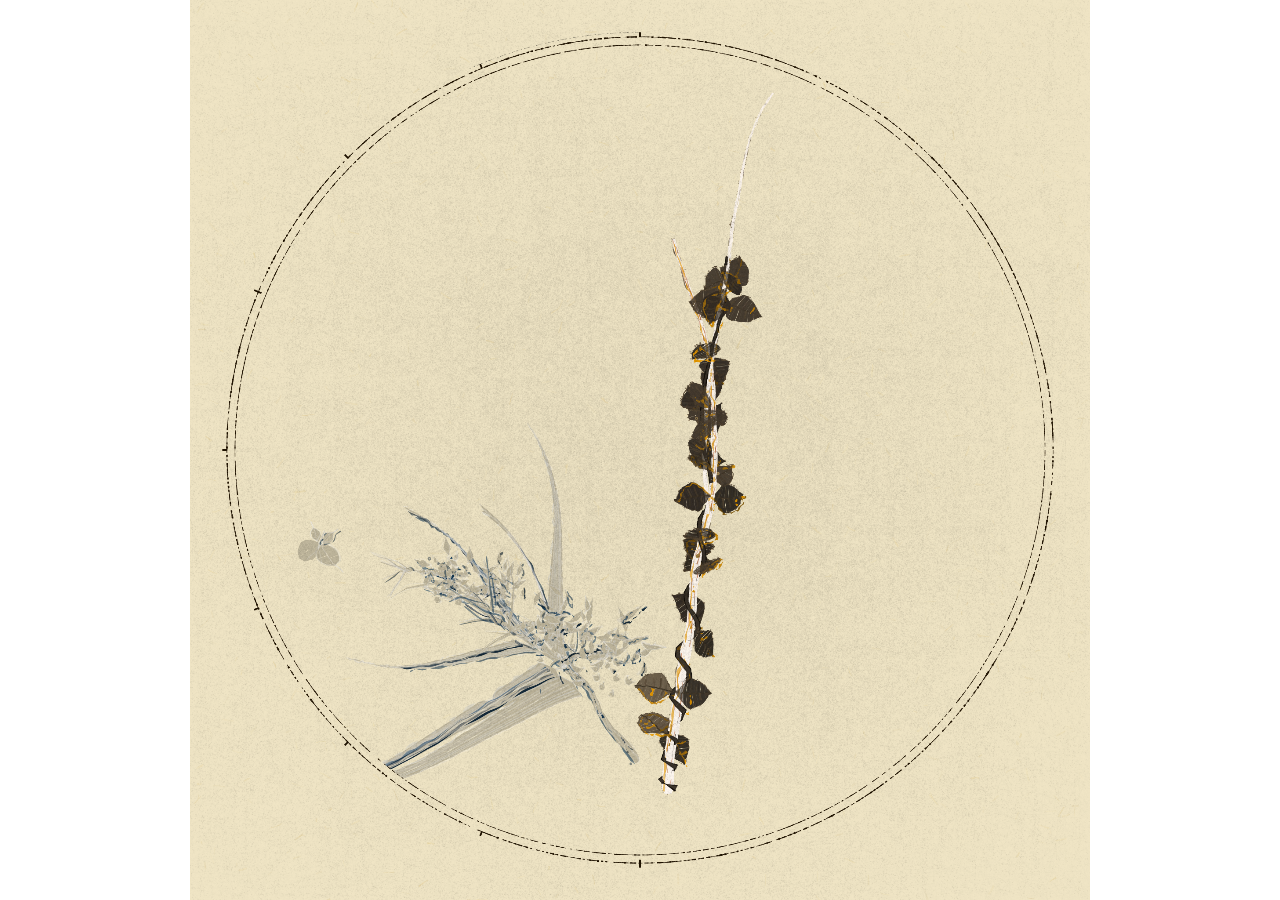
<file: index.html>
<!DOCTYPE html><html lang="zh"><head><meta charset="utf-8"><title>Polypaths</title><meta name="viewport" content="width=device-width,initial-scale=1"><script src="lib/p5.min.js"></script><script src="lib/p5.easycam.js"></script><link rel="stylesheet" type="text/css" href="style.css"></head><body><img src="project.png" class="project-image" alt="project"><div id="canvas-container"><div id="canvas-border"></div></div><script>let e=0,t=0,o=1,r=0;let l={},n=0,a=[];let s,c,p,f,d,m;let h=0,g=0,u,b=0;let F,w,P=[];let V=false,T=0,C;let E=[];window.debugMode1=0;window.debugMode2=0;window.debugMode3=0;window.debugMode4=0;window.debugMode5=0;window.debugMode6=0;window.debugMode7=0;window.textureReady=false;window.finalReady=false;let D={dim:1024,pix:2,ratio:1};function preload(){const e=window.location.hash;const o=e.match(/&pix_(\d+(\.\d+)?)/);if(o){const e=parseFloat(o[1]);if(!isNaN(e)){D.pix=e}}if(window.hires==true){D.pix=4;console.log("***hires mode activated")}Wr();window.addEventListener("hashchange",(function(e){const t=new URL(e.newURL);const o=new URL(e.oldURL);const r=t.hash.includes("data_")?t.hash.split("data_")[1].split("#")[0]:"";const l=o.hash.includes("data_")?o.hash.split("data_")[1].split("#")[0]:"";const n=t.hash.includes("seed_")?t.hash.split("seed_")[1].split("#")[0]:"";const a=o.hash.includes("seed_")?o.hash.split("seed_")[1].split("#")[0]:"";if(r!==l||n!==a){window.location.reload()}}));if(e&&e.includes("#data_")){hashPart=e.split("&")[0];n=1}else if(pathData){hashPart=pathData;n=1;const e=new URL(window.location);e.hash=pathData;history.replaceState(null,"",e);console.log("***pathData from verse.js:"+pathData)}io=q;if(e.includes("&sp2")){r=2;console.log("***special plant mode 2 activated")}else if(e.includes("&sp1")){r=1;console.log("***special plant mode 1 activated")}if(e.includes("&3d")){t=1;console.log("***3D mode activated")}if(e.includes("&oneshot")){h=1;console.log("***oneShot mode activated")}for(let e=1;e<=9;e++)window["debugMode"+e]=0;const l=e.match(/&debug_(\d+)/g);if(l){l.forEach((e=>{const t=e.match(/\d+/)[0];for(const e of t){window["debugMode"+e]=1;console.log(`***debug mode ${e} activated`)}}))}if(e.includes("&puta")){for(const e of[1,2,3,4,5,6,7]){window["debugMode"+e]=1;console.log(`***debug mode ${e} activated`)}}xl(io)}function A(){a=[];pixelDensity(D.pix);if(It)frameRate(1);l.seed=io;po=jo([0,1,2,3,3,4,5,6]);if(n==1)po=jo([1,3,3,4,6]);l.layout=po;At=random(0,1)>.6?1:0;l.specialLayout=At;le=jo([11,13,15,17,19,21]);if(po==2)D.ratio=.7;else if(po==1||po==5)D.ratio=1.33;else if(po==4)D.ratio=.7;else if(po==6)D.ratio=.5;else D.ratio=1;if(po==1||po==3||po==4||po==6)Cl=1;if(Cl==1){if(n==1){let e=_r();window.pathData=e;if(e){Tl=e;go="url"}else{console.log("***URL 数据解析失败，使用默认数据");Tl=Ll;go="預設圓形"}}else{if(po==3||po==6)Tl=jo([El,Sl,Ll,Al,kl,Xl]);else if(po==1)Tl=jo([Dl,Al,Ll,Il,kl,Xl]);else if(po==4)Tl=jo([Il,Bl,vl,kl,Xl]);if(Tl===El)go="0";else if(Tl===Dl)go="1";else if(Tl===Al)go="2";else if(Tl===Sl)go="3";else if(Tl===Ll)go="4";else if(Tl===Il)go="5";else if(Tl===Bl)go="6";else if(Tl===vl)go="7";else if(Tl===kl)go="8";else if(Tl===Xl)go="9"}let e=0;for(let t=0;t<Tl.paths.length;t++){e+=Tl.paths[t].length-1}le=e+Tl.dots.length;console.table({"json path group":go,"total objetc number":le,"path segment number":e,"dot number":Tl.dots.length});a.push({"json path group":go,"total object number":le,"path segment number":e,"dot number":Tl.dots.length})}const e=createCanvas(D.dim*D.ratio,D.dim,WEBGL);e.canvas.willReadFrequently=true;e.elt.id="snap2Verse";vt=new Dw.EasyCam(this._renderer);ortho(-width/2,width/2,-height/2,height/2,-1e4,1e4);vt.setDistanceMin(100);vt.setDistanceMax(2e3);vt.setDistance(1e3);vt.setRotationConstraint(false,false,false);vt.removeMouseListeners();textSize(24);colorMode(HSB,360,1,1,1);imageMode(CENTER);yr();particles=[];ce=.7;lo=ir();no={...hr()};typeC={...ur()};if(Cl==0){if(le>16){Ut=random(0,1)<.7?0:random(0,1)<.4?1:3;le=Math.floor(le*1.3);if(Ut==3)po=5}else{Ut=random(0,1)<.5?0:2}l.plantType=Ut;l.plantNum=le}He=lo.colors.bg;Ge=lo.colors.stroke;let t=new URLSearchParams(window.location.search);let o=t.has("paperType")?parseInt(t.get("paperType")):null;jl(o);Er();if(window.debugMode5==0)pgBg.background(lo.colors.bg[0][0],lo.colors.bg[0][1],lo.colors.bg[0][2],1);else pgBg.background(0,0,.8,1);wl()}function setup(){A();pgVerse.elt.id="pgVerse";Ce=[1,1,1,0];C=random(0,1)>.95?1:0;if(Cl==1){if(Tl.dots.length==6&&Tl.paths.length==6)C=1}l.dazeMode=C;l.plantType=Ut;Vt=random(0,1)<.9?0:jo([1,2]);l.strokeType=Vt;Ct=random(0,1)<.5?1:0;l.wildMode=Ct;Ee=0;st=random(0,1)>.05?jo([0,1,2,3]):4;l.flowerTypes=st;it=jo([0,1]);l.pistilTypes=it;ct=random(0,1)<.85?jo([0,1,2,3,6]):4;l.fruitTypes=ct;ut=random(0,1)>.9?jo([.4,.6,.8]):1;if(n==1)ut=1;l.dropLeafProb=ut;ze=random(0,1)<.8?qo(.3,1.2):.2;Oe=random(0,1)<.8?qo(.3,1.2):.2;if(random(0,1)>.1){de=.1;l.looseMode=0}else{Oe=6;ze=3;de=.03;l.looseMode=1}Re=ze;We=Oe;l.noiseScale=de;l.strokeShift=ze;l.fillShift=Oe;xt=random(0,1)>.95?.1:random(0,1)>.2?.8:random(0,1)>.3?.3:1;l.sketchProb=xt;if(random(0,1)>xt)bt=1;else bt=0;gt=random(0,1)<.1?1.1:random(0,1)<.3?0:jo([.3,.6,.8]);l.lerpLeafProb=gt;Ft=jo([.8,.9,1,1.1,1.2]);l.sketchFillColor=Ft;pt=random(0,1)<.1?3:random(0,1)<.9?0:1;l.leafType=pt;we=[$o(10,20),$o(10,25)];yt=jo([1,.9]);l.vertexModProb=yt;Et=random(0,1)>.3?0:1;l.depthColor=Et;if(Cl==1)if(Tl.dots.length>20)g=random(0,1)<.5?1:0;l.oneObjectMode=g;u=jo(["B","D","D","E"]);me=qo(.8,1.2);if(po!=3)ce=1;if(po==0)se=.35;else if(po==2)se=.6;else if(po==1||po==6)se=.35,we=[20,25];else if(po==5)se=.6,we=[25,30];$t=jo([.1,.33,.5,.7,.8,.9,.95]);jt=jo([.1,.33,.5,.7,.8,.9,.95,1,1,1]);l.branchUpdateProb=$t;l.plantParamUpdateProb=jt;Zt=.8;ke=random(0,1)<.05?0:random(0,1)<.3?.7:1;l.changeColorProb=ke;to=.2;Jt=random(0,1)<.95?jo([.96,.98,.995,.995,1,1,1,1,1,1]):.8;Kt=random(0,1)<.95?jo([.96,.98,.995,.995,1,1,1,1,1,1]):.8;Qt=random(0,1)>.5?.985:1;l.butterflyProb=Jt;l.dragonflyProb=Kt;l.ladyBugProb=Qt;he=random(0,1)<.8?jo([0,1,2,3,4,5]):6;l.objectGroup=he;if(he==0){ge={leaf:80,flower:30,fruit:20,grass:20,mushroom:5}}else if(he==1){ge={leaf:6,flower:30,fruit:0,grass:20,mushroom:10}}else if(he==2){ge={leaf:40,flower:0,fruit:20,grass:20,mushroom:10}}else if(he==3){ge={leaf:15,flower:5,fruit:10,grass:5,mushroom:5}}else if(he==4){ge={leaf:0,flower:0,fruit:3,grass:5,mushroom:3};le=floor(le*1.5);we=[$o(20,30),$o(20,30)];$t=.6;jt=1}else if(he==5){ge={leaf:20,flower:0,fruit:2,grass:20,mushroom:2};pe=1;ce=.6}else if(he==6){ge={leaf:constrain($o(-10,40),0,40),flower:constrain($o(-10,40),0,40),fruit:constrain($o(-10,40),0,40),grass:constrain($o(-10,40),0,40),mushroom:constrain($o(-10,40),0,40)}}if(Cl==1){ge.grass=$o(4,10);ge.mushroom=$o(2,6)}if(Tl==Al||Tl==vl){ke=qo(.8,1.05);$t=qo(.8,1.05);jt=qo(.8,1.1);console.log("");console.log("****特殊模式")}if(r==1){ge={leaf:200,flower:5,fruit:0,grass:10,mushroom:3};to=.4;se=.4;pe=1;ce=1;st=2;Ct=0;pt=0;Jt=1;Kt=1;Qt=1;ke=1;$t=1;jt=1;Et=1;xt=1;Oe=.2;ze=.5;me=1;ie=.1}else if(r==2){ge={leaf:20,flower:2,fruit:1,grass:0,mushroom:0};to=.7;se=.4;pe=1;ce=1;st=4;Ct=0;pt=0;Jt=1;Kt=1;Qt=1;ke=1;$t=1;jt=1;Et=1;xt=1;Oe=.2;ze=.5;we=[12,12];me=.8;ie=1}fo=random(height*.45,height*.55);Xe=$o(-1,5)*5;let e=random(0,1)>.1?0:5;if(r==2)Xe=0,e=0;l.specialColorMode=e;l.hueShift=Xe;b=random(0,1)<.5?0:1;l.randomType=b;if(e==0){Me=[0,1,1];Ne=[0,1,1]}else if(e==5){Ct=1;Me=[jo([0,qo(0,120)]),jo([qo(0,1),qo(1,5)]),jo([qo(0,1),qo(1,5)])];Ne=[jo([0,qo(0,120)]),jo([qo(0,1),qo(1,5)]),jo([qo(0,1),qo(1,5)])];Ce=[0,0,jo([0,1]),jo([0,1])]}if(window.debugMode3==1){Me=[0,0,0];Ne=[0,0,0]}if(window.debugMode4==1){Ce=[0,1,1,1]}if(Cl==1)Rr();let t=window.location.href;let baseUrl=t.split("#")[0];window.addEventListener("beforeunload",$r);Bt="seed_"+io;let o=decodeURIComponent(window.location.hash);let s="";const i=o.match(/data_([^#]*)/);if(i){s="#data_"+i[1]}if(s){window.location.hash=s}E[0]=er(ro.colors.branch[0][0],ro.colors.branch[0][1]*random(.8,1.2),constrain(ro.colors.branch[0][2]*random(.8,1.2),.3,1));E[1]=er(ro.colors.flower[0][0],ro.colors.flower[0][1]*random(.8,1.2),constrain(ro.colors.flower[0][2]*random(.8,1.2),.3,1));E[2]=er(ro.colors.bg[0][0],ro.colors.bg[0][1]*random(.8,1.2),constrain(ro.colors.bg[0][2]*random(.8,1.2),.3,1));E[3]=er(ro.colors.leaf[0][0],ro.colors.leaf[0][1]*random(.8,1.2),constrain(ro.colors.leaf[0][2]*random(.8,1.2),.3,1));let c=random(0,1)>2;console.table(l,["Parameters"]);console.table(ge,["單株數量限制"]);a.push(l);a.push(ge);console.log("")}function S(){Hr();if(Ue==5)Br(uo);if(Ue==0||Ue==1||Ue==2)kr(uo);if(Ue==3||Ue==4)Yr(uo,bo);if(Ue==0)Vo=random(0,1)>.95?1:0;else if(Ue==1)Vo=random(0,1)>.95?1:0;else if(Ue==2)Vo=random(0,1)>.95?1:0;else if(Ue==3)Vo=random(0,1)>1?1:0;else if(Ue==4)Vo=random(0,1)>1?1:0;if(po==1||po==4||Ue==5)Vo=0;io=io+100;xl(io);if(Cl==0){if(Ve<8){if(Ut==0)oo=random(0,1)<.5?"A":jo(["B","B","C","D","D","E"]);else if(Ut==1)oo=random(0,1)>.9?"A":jo(["C","B","B","D","D","E"]);else if(Ut==2)oo=jo(["A","B","B","C","E"]);else if(Ut==3)oo=random(0,1)>.9?"A":random(0,1)>.3?"E":"D";else oo="A";if(oo=="A")Ve++;else Te++}else{oo=jo(["B","B","C","D","D","E"]);Te++}}ht=random(0,1)<gt?1:0;if(r==2)ht=1,se=random(.3,.45);if(r==0){Dt=random(0,1)<.5?0:1;we=random(0,1)<.3?[5,5]:[$o(10,20),$o(10,25)];fe=random(0,1)<.1?jo([.2,.3,.6,.8]):jo([.9,1,1,1,1,1.2])}Pe={x:0,y:0,height:Infinity};if(po==0||po==6){ue=random(width*.3,width*.7);fo=fo+random(height*.04,height*.1);if(fo>height*.95)fo=random(height*.45,height*.55);be=fo;if(At==1){ue=width/2+random(-50,50);be=height*.8+random(-50,50)}}else if(po==4){ue=random(width*.15,width*.85);fo=fo+random(height*.02,height*.07);if(fo>height*.9)fo=random(height*.2,height*.3);be=fo}else if(po==2){ue=random(0,1)<.8?random(width*.35,width*.65):random(width*.1,width*.9);if(oo=="A")be=random(height*.95,height*1.1);else be=random(height*.92,height*.97)}else if(po==5){ue=random(width*.1,width*.9);fo=fo+random(height*.04,height*.1);if(fo>height*.9)fo=random(height*.25,height*.35);be=fo}if(Cl==1){if(te<ho.segments.length){const e=te%ho.segments.length;const t=ho.segments[e];ue=int(map(Number(t.baseX.toFixed(2)),0,500,0,width));be=int(map(Number(t.baseY.toFixed(2)),0,500,0,height));oo="A";if(e===0||t.pathIndex!==ho.segments[e-1].pathIndex){xo=1}else{xo=0}}else{const e=te-ho.segments.length;if(e<ho.dots.length){const t=ho.dots[e];ue=int(map(Number(t.baseX.toFixed(2)),0,500,0,width));be=int(map(Number(t.baseY.toFixed(2)),0,500,0,height));oo=jo(["B","C","D","D","E"]);if(g==1)oo=u;xo=0}else{ue=random(width*.1,width*.9);be=random(height*.1,height*.9);oo=jo(["B","C","D","D","E"]);if(g==1)oo=u;xo=0}}}if(te<1||te>6){Se=random(0,1)>ke?$o(0,28):Ae}if(oo!="B"){const e=Mo(Ae);ro={...lo};if(Se!==Ae){console.log("newTheme:"+Se);Ae=Se;lo.colors=e;lo.colorsID=Ae;const t=Fr();Object.assign(ro,t)}}else{const e=Mo(Ae);ro={...no};if(Se!==Ae){console.log("newTheme:"+Se);Ae=Se;no.colors=e;no.colorsID=Ae;const t=Fr();Object.assign(ro,t)}}if(Et==0){if(be<height*.6&&random(0,1)>.7){Ye=.7;Le=.4;Ie=jo([.6,2]);Be=.4;ve=1}else{Ye=.6;Le=1;Ie=1;Be=1;ve=1}if(random(0,1)>.9){Ye=.7;Le=.4;Ie=jo([.6,2]);Be=.4;ve=1}Ft=jo([.8,.9,1,1.1,1.2])}else if(Et==1){Ye=.5;Le=1;Ie=1;Be=1;ve=1}if(random(0,1)>xt)bt=1;else bt=0;if(C==1)bt=1;if(bt==1){Le=1;Ie=1;Be=1;ve=1;Pt=random(0,1)<yt?0:2;ze=Re*random(1,1.5);Oe=We*random(1,1.5);let e=jo([[11,2],[1,4],[2,12],[4,2]]);ro.lTp=e;wt=jo([0,1,2]);if(wt==2)Ye=random(1.2,2.2);else Ye=random(.8,1.2);if(C==1)Ye=random(0,1)>.1?random(2,4):random(4,8)}else{if(r==0){Pt=random(0,1)<yt?0:2;ze=Re;Oe=We;ro.lTp=dt}}ft=$o(3,4);if(oo=="A"){ro.plantType="woody";if(random(0,1)>$t){De=jo([[1,1],[1,1.1],[1,1.2],[.5,1.5],[20,2]]);to=random(.1,.4);se=jo([.3,.35,.4,.45,.5,.65]);ce=random(0,1)>.9?qo(1.15,1.3):jo([.6,.8,.9]);ie=jo([.6,.8,.7]);pe=random(0,1)>.95?4:jo([.5,.6,.8,.7,1.2,1.5,2]);Cr();Tr()}if(random(0,1)>jt&&te<=15){ce=random(0,1)>.9?qo(1.15,1.3):jo([.6,.8,.9]);Ee=random(0,1)<.2?1:0;st=jo([0,1,2,3]);it=jo([0,1]);ct=random(0,1)<.85?jo([0,1,2,3]):random(0,1)<.7?4:5;Vt=random(0,1)<.9?0:jo([1,2]);pt=random(0,1)<.1?3:random(0,1)<.9?0:1;wr(Po);Pr(Po);Vr(Po)}if(random(0,1)>ut)Y.drawLoseLeaves(ue,be,$o(0,1));if(ct==4||ct==5)ct=random(0,1)>.2?4:5}else if(oo=="B"){ro.plantType="grass";re=1;if(random(0,1)>ut)Y.drawLoseLeaves(ue,be,$o(0,1))}else if(oo=="C"){let e=ur();e.capWidth=$o(5,20)+int(map(e.mushroomWidth,1.5,3,10,40));ro={...e};ro.plantType="mushroom";re=1;if(random(0,1)>ut)Y.drawLoseLeaves(ue,be,$o(0,1))}else if(oo=="D"){re=1;ro.plantType="stone";let e=jo([0,1,2,3,0,1]);if(e==0)ql.stoneAGroup(ue,be);else if(e==1)ql.stoneBGroup(ue,be);else if(e==2)ql.stoneCGroup(ue,be);else if(e==3)ql.stoneDGroup(ue,be);if(random(0,1)>ut)Y.drawLoseLeaves(ue,be,$o(0,1))}else if(oo=="E"){re=1;ro=lo;ro.plantType="woodBlock"}else if(oo=="F"){re=1;ro.plantType="loseLeaves";if(random(0,1)>ut)Y.drawLoseLeaves(ue,be,1);else{re=1;ro=lo;ro.plantType="woodBlock"}}let e=`plant_${te}_${ue}_${be}`;ao={pg:pgL3,baseX:ue,baseY:be,PT:ro,plantId:e,branchCounter:0,widthFunc:e=>1,lastLeafNode:0,hasDrawnFlower:false};if(!Ht.has(e)){I(ao);Ht.add(e)}ne=true;oe=0}function L(){if(oe==0&&ro.branchFork==1&&!ro.vineDrawn&&ro.branchDepth<2){if(ro.branchWidth<=6){z.drawAllPath(ro);if(Pe.path){h=1;z.drawVines({...ro,widthFunc:ao.widthFunc,path:Pe.path,spiral:ro.spiral});ro.vineDrawn=true;if(window.debugMode7==1){let e=Pe&&Pe.path;if(Array.isArray(e)&&e.length>1&&typeof e[0]==="object"){e=e.map((e=>[e.x,e.y]))}if(Array.isArray(e)&&e.length>1){Pl(e)}}}}}else{h=0}if(h==1){if(ro.vineDrawn){Ur()}}else{Ur()}if(ro.plantType==="woody"&&ao&&ao.PLANT&&ao.PLANT.length>0){re=ao.PLANT.length}if(oe<re){doleafDirection=random(0,1)>.85?1:0;$e=random(0,1)>.5?1:0;let e=B(oe);if(e){oe++}}else{if(h==1){console.log("plantCountDone")}else{if(ro.plantType!="woody")Hr()}te++;ne=false}}function I(e){Pe={x:e.baseX,y:e.baseY,height:Infinity,plantId:e.plantId,segmentIndex:te};currentPath=[];e.vineDrawn=false;e.PT.leafCount=0;e.PT.flowerCount=0;e.PT.fruitCount=0;e.PT.grassCount=0;e.PT.leaflimit=ge.leaf;e.PT.flowerlimit=ge.flower;e.PT.fruitlimit=ge.fruit;e.PT.grasslimit=ge.grass;if(e.PT.plantType==="woody"){let t=null;if(Cl==0){let o=0;if(po==0)o=random(-.5,.5);else if(po==2)o=random(-.3,.3);else if(po==5)o=random(-2,2);e.PLANT=t=z.drawWoody({pg:pgL1,baseX:e.baseX,baseY:e.baseY,bRt:createVector(PI/2,0,o),bLe:D.dim*se,bwF:e.PT.branchWidth*random(.7,1),mBD:e.PT.branchDepth,col:[e.PT.branchColor[0],e.PT.branchColor[1],e.PT.branchColor[2]*random(.7,1),1],forkCount:e.PT.branchFork,mBW:e.PT.mBW,meta:e.PT,stemTexLine:e.PT.stemTexLine});if(typeof ao!=="undefined"&&t&&t.widthFunc){ao.widthFunc=t.widthFunc}}else if(Cl==1){const o=te%ho.segments.length;const l=ho.segments[o];if(Tl==Al||Tl==vl){we=[$o(5,15),$o(5,15)]}else{we=[$o(5,20),$o(5,30)]}if(n==1){if(random(0,1)>.1)we=[$o(3,10),$o(3,10)];else we=[$o(8,20),$o(8,20)]}if(r!=0){we=[$o(8,16),$o(8,16)]}e.PLANT=t=z.drawWoody({pg:pgL1,baseX:e.baseX,baseY:e.baseY,bRt:l.bRt,bLe:l.bLe,bwF:l.bwF,mBD:l.mBD,col:l.col,forkCount:l.forkCount,mBW:l.mBW,meta:l.meta,twI:l.twI,stemTexLine:l.stemTexLine});if(typeof ao!=="undefined"&&t&&t.widthFunc){ao.widthFunc=t.widthFunc}}console.log(le+":"+te+":wood plant generated")}else if(e.PT.plantType==="grass"){if(g==1){let t=random(1,2);e.PLANT=jr({pg:pgL0,PT:e.PT,baseX:e.baseX,baseY:e.baseY,bLe:e.PT.sLe,bwF:e.PT.stemWidth,col:e.PT.stemColor,benScale:e.PT.stembenScale,bBF:t=>createVector(map(noise(t*1),0,1,-1,1)*t*e.PT.sBn,0,0),meta:e.PT,kk:t})}else{e.PLANT=jr({pg:pgL0,PT:e.PT,baseX:e.baseX,baseY:e.baseY,bLe:e.PT.sLe,bwF:e.PT.stemWidth,col:e.PT.stemColor,benScale:e.PT.stembenScale,bBF:t=>createVector(map(noise(t*1),0,1,-1,1)*t*e.PT.sBn,0,0),meta:e.PT,kk:1})}console.log(le+":"+te+":grass plant generated")}else if(e.PT.plantType==="mushroom"){e.PLANT=qr({pg:pgL0,PT:e.PT,baseX:e.baseX,baseY:e.baseY,capWidth:e.PT.capWidth||30});console.log(le+":"+te+":mushroom generated")}else if(e.PT.plantType==="woodBlock"){De=[.5,1.1];let t=jo([1,2,3,4,6,8,15,20]);let o;if(g==1){o=random(0,1)<.33?e=>2*(5*(1-e)*map(noise(e*5),0,1,.5,1)+t):random(0,1)<.5?e=>2*(5*sin(e*PI)*map(noise(e*10),0,1,.5,1.2)+t*.8):e=>2*(5*cos(e*PI*2)*map(noise(e*20),0,1,.3,.6)+t);e.PLANT=z.wood({pg:pgL0,baseX:e.baseX,baseY:e.baseY,bLe:random(150,450),bwF:o,bSg:$o(60,80),bSh:$o(6,16),strokeStrength:random(.8,1.2),forceHorizontal:random(0,1)<.3?true:false,depth:1})}else{o=random(0,1)<.33?e=>5*(1-e)*map(noise(e*5),0,1,.5,1)+t:random(0,1)<.5?e=>5*sin(e*PI)*map(noise(e*10),0,1,.5,1.2)+t*.8:e=>5*cos(e*PI*2)*map(noise(e*20),0,1,.3,.6)+t;e.PLANT=z.wood({pg:pgL0,baseX:e.baseX,baseY:e.baseY,bLe:random(50,300),bwF:o,bSg:$o(60,80),bSh:$o(6,16),strokeStrength:.8,forceHorizontal:random(0,1)<.3?true:false,depth:1})}console.log(le+":"+te+":wood block generated")}e.stepIndex=0}function B(e){if(!ao||!ao.PLANT||e>=ao.PLANT.length)return true;let t;let o=ro.branchDepth===0&&ro.branchFork===1;if(o&&ro.branchWidth>5){o=false}let r=0;let l=0;if(o){if(!ao.PLANT[0]||!ao.PLANT[0][1]){console.log("vine point array invalid, step="+e);return true}t=ao.PLANT[0][1]}else{if(!ao.PLANT[e]||!ao.PLANT[e][1]){console.log("branch point array invalid, step="+e+", maybe current branch has no point data");return true}t=ao.PLANT[e][1]}if(!t||t.length===0){console.log("point array is empty, step="+e);return true}for(let e=1;e<t.length;e++){r+=dist(t[e][0],t[e][1],t[e-1][0],t[e-1][1])}const n=width*1.05;const a=height*1.05;const s=-width*.05;const i=-height*.05;let c=to;let p=o?e/re:e/ao.PLANT.length;if(typeof ao.currentPointIndex==="undefined"){ao.currentPointIndex=0}const f=10;const d=ao.currentPointIndex;const m=min(d+f,t.length-1);l=0;for(let e=1;e<=d;e++)l+=dist(t[e][0],t[e][1],t[e-1][0],t[e-1][1]);if(ao.branchFinished&&ao.branchFinished[e]){console.log("branch finished, skip processing, step="+e);ao.currentPointIndex=0;return true}for(let f=d;f<m;f++){if(t[f][0]>n||t[f][0]<s||t[f][1]>a||t[f][1]<i){continue}if(f>0)l+=dist(t[f][0],t[f][1],t[f-1][0],t[f-1][1]);let d=(l/r).toFixed(2);if(o){let o=f/t.length;if(d>=.9){let o=t[t.length-1];ao.PT.leafGrowType=Yo;ft=4;let r=atan2(t[t.length-1][1]-t[t.length-2][1],t[t.length-1][0]-t[t.length-2][0]);if(random(0,1)>.5){O.addLeaf(o[0],o[1],ao,r,"final",1)}if(!ao.branchFinished){ao.branchFinished={}}ao.branchFinished[e]=true;ao.currentPointIndex=0;return true}if(o>p||d<c)continue}else{let o=to;if(e>=2){o=Math.max(.05,to-e*.05)}if(d>=o){if(!ao.branchFinished){ao.branchFinished={}}if(!ao.branchFinished[e]){v(t,f,ao,d,e,pt)}}else{}}}if(m>=t.length-1){if(!ao.branchFinished){ao.branchFinished={}}ao.branchFinished[e]=true;ao.currentPointIndex=0;return true}ao.currentPointIndex=m;return false}function v(e,t,o,l,n,a){let s=o.PT.branchDepth===0&&o.PT.branchFork===1;let i=o.PLANT[n][0]==o.PT.branchDepth;let c=t/(e.length-1);let p=o.widthFunc?o.widthFunc(c):1;let f=atan2(e[t-1][1]-e[t][1],e[t-1][0]-e[t][0]);let d=o.PT.leafProb;let m=random(0,1)>d&&o.PT.leafCount<o.PT.leaflimit;let h=l>=.9;if(m){if(h){if(r==2){if(!o.branchPetalDrawn){o.branchPetalDrawn={}}if(!o.branchPetalDrawn[n]){let t=e[e.length-1];let r=e[e.length-2];let l=r[0]-t[0];let a=r[1]-t[1];let s=atan2(a,l)-1.57;if(random(0,1)>.1){Y.petal2({pg:pgL0,baseX:e[e.length-1][0],baseY:e[e.length-1][1],bRt:createVector(PI/2,0,s),strokeStrength:1,bLe:random(15,30),bwF:e=>p*(1-e*.8)*2,bBF:e=>createVector(0,random(-.3,.3),0),col:[ro.flowerColorA[0],ro.flowerColorA[1]*1.2,ro.flowerColorA[2]*1.2],col2:[ro.branchColor[0],ro.branchColor[1],ro.branchColor[2]*1.2],bSg:10,bSh:3,closeS:true,closeE:true,doLeafVeins:false,meta:ro,stemMode:3})}o.branchPetalDrawn[n]=true}}else if(r==1){if(!o.branchFlowerDrawn){o.branchFlowerDrawn={}}if(!o.branchFlowerDrawn[n]){ie=.1;Y.drawFlowerC({pg:pgL3,id:ro.flowerCount,baseX:e[e.length-1][0],baseY:e[e.length-1][1],meta:ro});o.branchFlowerDrawn[n]=true}}else{if(!o.branchPetalDrawn){o.branchPetalDrawn={}}if(!o.branchPetalDrawn[n]){if(random(0,1)>.5){o.PT.leafGrowType=Yo;ft=3;if(r==0)O.addLeaf(e[e.length-1][0],e[e.length-1][1],o,f,"final",1)}o.branchPetalDrawn[n]=true}}}else{if(a==3){d=.3;let e=10;let t=o.lastLeafNode||0;o.PT.leafGrowType=Yo;ft=3}if(r==1){o.PT.leafGrowType=Xo;let r=createVector(e[t][0]-e[t-1][0],e[t][1]-e[t-1][1]);r.normalize();let n=atan2(r.y,r.x)+PI/2;let a=e[t][3]||1;if(i==false){pgText.noFill();pgText.strokeWeight(1);pgText.ellipse(e[t][0],e[t][1],7);Dt=0;O.addLeaf(e[t][0],e[t][1],o,n,"normal",l);o.lastLeafNode=t}}else if(r==2){o.PT.leafGrowType=ko;let r=5;if(!o.branchLeafNodes){o.branchLeafNodes={}}if(o.branchLeafNodes[n]===undefined){o.branchLeafNodes[n]=0}let a=o.branchLeafNodes[n];let s=e[t][3]||1;if(s<=5&&t-a>=r){Dt=0;pgText.noFill();pgText.stroke(Ce[0],Ce[1],Ce[2],Ce[3]);pgText.strokeWeight(1);pgText.ellipse(e[t][0],e[t][1],7);O.addLeaf(e[t][0],e[t][1],o,f,"normal",l);if(random(0,1)>.1){if(random(0,1)>.2)Y.addFlower(e[t+1][0],e[t+1][1],o);else R.addFruit(e[t+1][0],e[t+1][1],o)}o.branchLeafNodes[n]=t}}else{let r=createVector(e[t][0]-e[t-1][0],e[t][1]-e[t-1][1]);r.normalize();let n=3.14;if(doleafDirection){if($e)n=PI/2;else n=-PI/2}if(o.PT.leafGrowType==Yo)n=0;let s=atan2(r.y,r.x)+n;if(a==3){if(t%12==0){O.addLeaf(e[t][0],e[t][1],o,s,"normal",l);o.lastLeafNode=t}}else{if(o.PT.leafGrowType==Yo){if(t%5==0)O.addLeaf(e[t][0],e[t][1],o,s,"normal",l)}else if(o.PT.leafGrowType==ko){if(t%3==0)O.addLeaf(e[t][0],e[t][1],o,s,"normal",l)}else if(o.PT.leafGrowType==Xo){if(t%2==0)O.addLeaf(e[t][0],e[t][1],o,s,"normal",l)}o.lastLeafNode=t}}}}if(random(0,1)>o.PT.fruitProb&&r==0){if(o.PT.fruitCount<o.PT.fruitlimit)R.addFruit(e[t][0],e[t][1],o,p)}if(random(0,1)>o.PT.flowerProb&&r!=2){if(r==1)ie=.5;if(o.PT.flowerCount<o.PT.flowerlimit)Y.addFlower(e[t][0],e[t][1],o)}if(random(0,1)>o.PT.spikeProb){let r=floor(random(1,o.PT.spikeCountRange));for(let l=0;l<r;l++){let r=[];let l=o.widthFunc(c);let a=l*.3;let s=constrain(l*.3*o.PT.hasSpikesW,.1,l*.6);if(t>=5){r.push([e[t-5][0],e[t-5][1]])}else if(n>=5&&o.PLANT[n-5][1].length>0){let e=o.PLANT[n-5][1].length-1;r.push([o.PLANT[n-5][1][e][0],o.PLANT[n-5][1][e][1]])}else{r.push([e[t][0],e[t][1]+5])}r.push([e[t][0],e[t][1]]);if(t<e.length-1){r.push([e[t+1][0],e[t+1][1]])}else{r.push([e[t][0],e[t][1]-5])}if(random(0,1)>.7){z.drawSpike({pg:pgL15,baseX:e[t][0]+random(-a,a),baseY:e[t][1],meta:o.PT,baseWidth:s*.9,stemPoints:r,branchLengthScale:o.PT.hasSpikesL})}else{z.drawSpike({pg:pgL0,baseX:e[t][0]+random(-a,a),baseY:e[t][1],meta:o.PT,baseWidth:s*1.1,stemPoints:r,branchLengthScale:o.PT.hasSpikesL})}}}if(random(0,1)>Jt){tl(e[t][0],e[t][1],o.PT)}if(random(0,1)>Kt){ol(e[t][0],e[t][1],o.PT)}if(random(0,1)>Qt){if(qt<20&&bt==0)rl(e[t][0],e[t][1],o.PT),qt++}}async function k(e){const t=[{obj:pgL0,name:"pgL0"},{obj:pgL1,name:"pgL1"},{obj:pgL15,name:"pgL15"},{obj:pgL2,name:"pgL2"},{obj:pgL3,name:"pgL3"},{obj:pgL4,name:"pgL4"},{obj:pgText,name:"pgText"},{obj:pgFinal,name:"pgFinal"}];for(let o=0;o<t.length;o++){const{obj:r,name:l}=t[o];if(r){let t=e+`_layer_${l}.png`;r.save(t);console.log(`儲存圖層: ${t}`);await new Promise((e=>setTimeout(e,500)))}else{console.warn(`無法儲存圖層 ${l}: 圖層不存在`)}}let o=e+"_layer_path.json";saveJSON(P,o);console.log("已儲存路徑座標 JSON:",o)}async function X(e,t,o){if(pgBg){let e=o+"_layer_bg.png";pgBg.save(e);console.log(`儲存背景圖層: ${e}`);await new Promise((e=>setTimeout(e,500)))}for(let r=0;r<e.length;r++){const l=e[r];if(t[l.index]){let e=o+`_layer_${r+1}_${l.index}.png`;t[l.index].save(e);console.log(`儲存圖層: ${e}`);await new Promise((e=>setTimeout(e,500)))}else{console.warn(`無法儲存圖層 ${l.index}: 圖層不存在`)}}if(F){let e=o+"_layer_texture.png";F.save(e);console.log(`儲存材質圖層: ${e}`);await new Promise((e=>setTimeout(e,500)))}if(pgFrame){let e=o+"_layer_frame.png";pgFrame.save(e);console.log(`儲存框架圖層: ${e}`);await new Promise((e=>setTimeout(e,500)))}if(pgTex){let e=o+"_layer_tex.png";pgTex.save(e);console.log(`儲存特效圖層: ${e}`);await new Promise((e=>setTimeout(e,500)))}}class Y{static petal2(e={}){let{pg:t,baseX:o=0,baseY:l=0,bRt:n=createVector(0,0,0),bLe:a=100,col:s=[0,0,0,1],col2:i=[0,0,0,1],bwF:c=e=>1,bBF:p=e=>createVector(0,0,0),bSg:f=10,bSh:d=4,strokeStrength:m=1,closeS:h=false,closeE:g=false,doLeafVeins:u=false,meta:b=e.meta||{},stemMode:x=0}=e;if(x==3){}let y=No(io);m=m+y.random(0,1)*2;let F=5*ze;d=random(0,1)<.9?3:4;f=max(10,floor(a/4));f=max(5,floor(f*fe));let w=createVector(0,0,0);let P=createVector(0,0,0);let V=[w.copy()];let T=[P.copy()];let C=[];let E=e=>Ro.applyEulerRotation(e,n);let D;for(let e=0;e<f;e++){let t=e/(f-1);let o=p(t);P=p5.Vector.add(P,o.copy().mult(1/f));let r=createVector(0,0,a/f);let l=Ro.applyEulerRotation(r,P);w=p5.Vector.add(w,E(l));T.push(P.copy());V.push(w.copy());D=c(e/f);C.push(D)}let[A,S]=fl({pts:V,bwF:c});function L(e,r){const n=V.length-1;const a=d-1;const c=(r-1)/a;const p=r/a;let f=e/n;const m=.5;const h=constrain(map(f,m,1,0,1),0,1);let g,u,b,y;if(h===0){g=lr(A[e-1],S[e-1],c);u=lr(A[e],S[e],c);b=lr(A[e-1],S[e-1],p);y=lr(A[e],S[e],p)}else if(h===1){g=p5.Vector.lerp(A[e-1],S[e-1],c);u=p5.Vector.lerp(A[e],S[e],c);b=p5.Vector.lerp(A[e-1],S[e-1],p);y=p5.Vector.lerp(A[e],S[e],p)}else{const t=lr(A[e-2],S[e-2],c);const o=lr(A[e],S[e],c);const r=lr(A[e-2],S[e-2],p);const l=lr(A[e],S[e],p);const n=p5.Vector.lerp(A[e-1],S[e-1],c);const a=p5.Vector.lerp(A[e],S[e],c);const s=p5.Vector.lerp(A[e-1],S[e-1],p);const i=p5.Vector.lerp(A[e],S[e],p);g=p5.Vector.lerp(t,n,h);u=p5.Vector.lerp(o,a,h);b=p5.Vector.lerp(r,s,h);y=p5.Vector.lerp(l,i,h)}const F=1;let w=sin(p*PI)*f;let P=s[0];let T=s[1];let C=s[2];if(d==2){P=Ko(s[0],s[0],e*r/V.length/d)}else{P=Ko(s[0],s[0],f)}T=lerp(s[1],s[1],w)*map(noise(f*F,c*F,p*F),0,1,.5,1);C=lerp(s[2],s[2],w)*map(noise(f*F,c*F,p*F),0,1,.5,1);if(x===1){P=Ko(i[0],s[0],f);T=lerp(i[1],s[1],f);C=lerp(i[2],s[2],f)}else if(x===2){if(f<.5)f=0;else f=map(f,.5,1,0,1.2);P=Ko(i[0],s[0],pow(1-f,.6));T=lerp(i[1],s[1],pow(1-f,.6));C=lerp(i[2],s[2],pow(1-f,.6))}else if(x===3){P=Ko(i[0],s[0],f);T=lerp(i[1],s[1],f);C=lerp(i[2],s[2],f)}ml({pg:t,pts:[g,u,y,b],baseX:o,baseY:l,doFill:true,col:or(P,T,C,constrain(random(.8,1.2),.8,1)),randomOffset:1,vertexMode:Pt})}for(let e=1;e<V.length;e++){for(let t=1;t<d;t++){L(e,t)}}let I=lo.colors.stroke[0];if(ve==0)I=lo.colors.stroke[2];let B=lo.colors.stroke[1];let v=e=>{const t=.2;const o=-.35;const r=(noise(e*t,$o(0,100)*.05)+o)*2*Ye;return r>.5?r:random(0,1)>.7?0:0};let k=e=>(.2*(1-e)*map(noise(e*10),0,1,.5,1)+.3)*m*Ye;let X=jo([v,k]);if(Vt==1)X=k;else if(Vt==2)X=v;if(r==0||x==1||x==3){hl({pg:t,pts:A.map((e=>{let t=map(noise(e.x*de,e.y*de,frameCount),0,1,-F,F);let o=map(noise(e.y*de,e.x*de,frameCount),0,1,-F,F);return createVector(e.x+t,e.y+o)})),baseX:o,baseY:l,doFill:true,col:or(I[0],I[1],I[2],1),bwF:X,randomOffset:1,forceBrush:1});hl({pg:t,pts:S.map((e=>{let t=map(noise(e.x*de,e.y*de,frameCount),0,1,-F,F);let o=map(noise(e.y*de,e.x*de,frameCount),0,1,-F,F);return createVector(e.x+t,e.y+o)})),baseX:o,baseY:l,doFill:true,col:or(I[0],I[1],I[2],1),bwF:X,randomOffset:1,forceBrush:1})}if(u){O.drawLeafVeins({pg:t,baseX:o,baseY:l,lTp:b.petalfType,centerPos:V,leftPos:A,rightPos:S,col:or(I[0],I[1],I[2],.5),strokeStrength:.5})}if(h==true){let e=[];for(let t=0;t<=d-1;t++){let o=t/(d-1);e.push(lr(A[0],S[0],o))}hl({pg:t,pts:e,baseX:o,baseY:l,doFill:true,col:or(I[0],I[1],I[2],1),bwF:e=>(.5*(1-e)*map(noise(e*10),0,1,.5,1)+.5)*m*Ye*random(1,1.5),randomOffset:1,forceBrush:1})}if(g==true){let e=[];for(let t=0;t<=d;t++){let o=t/d;e.push(p5.Vector.lerp(A[A.length-1],S[S.length-1],o))}hl({pg:t,pts:e,baseX:o,baseY:l,doFill:true,col:or(I[0],I[1],I[2],1),bwF:e=>(1-e)*map(noise(e*10),0,1,.1,.2)+.1,forceBrush:1})}return{centerPos:V,widths:C,centerPoints:V}}static stamen(e={}){let{pg:t=pgL3,baseX:o=0,baseY:r=0,bRt:l=createVector(0,0,0),PT:n,size:a=20,eachL:s=random(.8,2),sLe:i=i,doFruit:c=1}=e;let p=n.fruitColors["apple"][0];let f=n.fruitColors["apple"][1];let d=n.fruitColors["apple"][2];let m=l;let h=z.stem({pg:t,baseX:o,baseY:r,bRt:m,bLe:i+random(-5,5),col:ro.branchColor,bBF:e=>createVector(random(1,2),random(1,2),0),strokeStrength:0});let g=h.centerPos[h.centerPos.length-1];let u=p5.Vector.sub(h.centerPos[h.centerPos.length-1],h.centerPos[h.centerPos.length-2]).normalize();let b=p5.Vector.cross(createVector(0,-1,0),u);let x=Ro.angle(createVector(0,-1,0),u);let y=e=>{let t;if(b.mag()>.001){t=Ro.rotateVectorAroundAxis(e,b,x)}else{t=e.copy()}return createVector(t.x+o+g.x,t.y+r+g.y,t.z)};let F=[p,f,d,1];let w=12;let P=[];let V=10;for(let e=0;e<=V;e++){let t=e/V;let o=-a*(2*t-1);P.push(createVector(0,o))}let T=e=>{let t=2*e-1;return a*sqrt(1-pow(t,2))};let[C,E]=fl({pts:P,bwF:T});function D(e,o){const r=P.length-1;const l=w-1;const n=(o-1)/l;const a=o/l;const s=e/r;const i=p5.Vector.lerp(C[e-1],E[e-1],n);const c=p5.Vector.lerp(C[e],E[e],n);const p=p5.Vector.lerp(C[e-1],E[e-1],a);const f=p5.Vector.lerp(C[e],E[e],a);const d=F[0];const m=F[1];const h=F[2];ml({pg:t,pts:[i,c,f,p].map(y),doFill:true,doFillStroke:true,doStr:false,col:or(d,m,h,1),randomOffset:.5})}for(let e=1;e<P.length;e++){for(let t=1;t<w;t++){D(e,t)}}hl({pg:t,pts:C.map(y),baseX:0,baseY:0,doFill:true,col:or(F[0],F[1],F[2]*1.2,1),randomOffset:1,bwF:e=>1*sin(e*PI)*map(noise(e*10),0,1,.5,1)+.05});hl({pg:t,pts:E.map(y),baseX:0,baseY:0,doFill:true,col:or(F[0],F[1],F[2]*1.2,1),randomOffset:1,bwF:e=>1*sin(e*PI)*map(noise(e*10),0,1,.5,1)+.05})}static drawFlowerA(e={}){let{pg:t,id:o,baseX:r=0,baseY:l=0,meta:n}=e;let a=random(.6,1);br();let s=0;let i=random(0,1)>.9?random(.5,1.2):random(0,.5)*1;let c=random(0,1)>.5?random(1,2):random(1,1.5)*-1;let p=createVector(PI/2+i,PI/2+c,0);let f=z.stem({pg:pgL1,baseX:r,baseY:l,bRt:p,bLe:n.flowerLengthC*ie,col:[n.branchColor[0],n.branchColor[1],n.branchColor[2]],bwF:e=>1,bBF:e=>createVector(1,0,0),pointShift:2});let d=z.stem({pg:pgL1,baseX:r,baseY:l,bRt:p,bLe:random(5,10),col:[n.branchColor[0],n.branchColor[1],n.branchColor[2]*.8],bwF:e=>random(1,3),bBF:e=>createVector(0,0,0),closeS:false,strokeStrength:random(1,2),pointShift:0});let m=random(0,1)>.2?true:false;let h=f.centerPos[f.centerPos.length-1];let g=f.centerPos[f.centerPos.length-3];let u=p5.Vector.sub(g,h).normalize();let b=u;let x=createVector(1,0,0);if(abs(p5.Vector.dot(x,b))>.9){x=createVector(0,1,0)}x=p5.Vector.cross(b,createVector(0,1,0)).normalize();let y=p5.Vector.cross(b,x);let F=createVector(atan2(-y.z,b.z),asin(x.z),atan2(-x.y,x.x));let w=random(0,PI);let P=random(.9,1.1);let V=jo([.1,.3,.5,.7,.9]);if(m==true){for(let e=0;e<n.flowerPetal;e++){let t=[n.flowerColorA[0],n.flowerColorA[1],n.flowerColorA[2]];let o=[n.flowerColorB[0],n.flowerColorB[1],n.flowerColorB[2]];let s=e/n.flowerPetal*TWO_PI;let i=createVector(cos(s),sin(s),0);let c=createVector(i.x*x.x+i.y*y.x+i.z*b.x,i.x*x.y+i.y*y.y+i.z*b.y,i.x*x.z+i.y*y.z+i.z*b.z).normalize();let p=0;let f=createVector(h.x+c.x*p,h.y+c.y*p,h.z+c.z*p);let d=createVector(-c.x,-c.y,-c.z).normalize();let m=createVector(d.x,d.y+.5,d.z);let g,u,w;if(random(0,1)>.5){g=t[0];u=t[1];w=t[2]}else{g=t[0];u=t[1]*.95;w=t[2]*.95}Y.petal({pg:pgL3,baseX:r+f.x,baseY:l+f.y,bLe:a*n.flowerLengthA*random(.9,1.1),bSg:24,col:[g,u,w,1],cFn:n.flowerColorFn,strokeStrength:.5,direction:d,bwF:e=>a*n.fSh(e)*n.flowerWidthA,bBF:e=>createVector(n.flowerOpenCurve(e)*jo([1,-.1,-.2,-.3,-1]),P,0)});if(it==0){if(random(0,1)>.5){g=o[0];u=o[1];w=o[2]}else{g=o[0];u=o[1]*.95;w=o[2]*.95}Y.petal({pg:pgL4,baseX:r+h.x,baseY:l+h.y,bSg:12,bLe:n.flowerLengthA*random(.3,.6),col:[g,u,w,1],cFn:n.flowerColorFn,direction:m,strokeStrength:.3,bwF:e=>n.fSh(e)*n.flowerWidthA*.3+1,bBF:e=>createVector(n.flowerOpenCurve(e)*jo([-.1,-.2,-.3,-1]),P,0)})}else if(it==1){let e=createVector(r+h.x,l+h.y);let t=floor(random(-1,5));for(let o=0;o<t;o++){let t=random(3,6);let o=random(TWO_PI);let r=cos(o)*t;let l=sin(o)*t;let a=createVector(F.x+random(-3,3),F.y+random(-3,3),0);Y.stamen({pg:pgL4,baseX:e.x,baseY:e.y,bRt:a,PT:n,size:random(2,4)*ce,sLe:random(10,30),doFruit:0})}}}}else if(m==false){for(let e=0;e<n.flowerPetal;e++){let t=e/n.flowerPetal*TWO_PI;let o=[n.flowerColorA[0],n.flowerColorA[1],n.flowerColorA[2]];let a=[n.flowerColorA[0],n.flowerColorA[1],n.flowerColorA[2]];Y.petal2({pg:pgL2,baseX:r+f.centerPos[f.centerPos.length-2].x,baseY:l+f.centerPos[f.centerPos.length-2].y,bRt:F,bLe:n.flowerLengthA*random(.6,.9),col:[o[0]*P,o[1],o[2]*random(.8,.9),1],bwF:e=>n.fSh(e)*n.flowerWidthA*.3+2,bBF:e=>createVector(sin(e*PI)*-1*random(1,2),0,0),bSg:8,closeS:true})}}}static drawFlowerB(e={}){let{baseX:t=0,baseY:o=0,direction:l=createVector(0,0,1),rot:n=0,op:a=0,meta:s=e.meta,petalfType:i=s.petalfType||[10,2]}=e;let c=Ro.vectorToEulerAngles(l);let p=Y.petal2({pg:pgL1,baseX:t,baseY:o,bRt:c,bLe:s.flowerLengthC*ie,col:[s.branchColor[0],s.branchColor[1],s.branchColor[2]],bwF:e=>1,bSg:10,bSh:4,bBF:e=>createVector(1,0,0),closeS:true,meta:{...s,petalfType:i}});let f=z.stem({pg:pgL1,baseX:t,baseY:o,bRt:c,bLe:random(5,10),col:[s.branchColor[0],s.branchColor[1],s.branchColor[2]*.8],bwF:e=>random(2,3),bBF:e=>createVector(0,0,0),closeS:false,strokeStrength:random(1,2),pointShift:0});let d=p.centerPoints[p.centerPoints.length-1];for(let e=0;e<s.flowerPetal;e++){let l=e/s.flowerPetal*TWO_PI+n;let i=createVector(0,-1,0);let p=createVector(0,-.1,.8);let f=p5.Vector.lerp(i,p,a);let m=Ro.rotateVectorAroundAxis(f,createVector(0,0,1),l);let h=Ro.applyEulerRotation(m,c);let g=Ro.vectorToEulerAngles(h);let u=[s.flowerColorA[0],s.flowerColorA[1],s.flowerColorA[2]];let b,x,y;if(random(0,1)>.5){b=u[0];x=u[1];y=u[2]}else{b=u[0];x=u[1]*.95;y=u[2]*.95}let F=e<s.flowerPetal/2?-1:1;let w=e=>{if(s.bBF==undefined)return createVector(0,0,0);let t=s.bBF(e);return createVector(t.x,t.y*F,t.z)};let P=random(.5,.7);if(r==2)P=.5;let V=random(.8,1.2);if(r==2)V=.8;let T=true;if(s.spType==0)T=1;if(T)Y.petal2({pg:pgL4,baseX:t+d.x,baseY:o+d.y,bRt:g,strokeStrength:.5,bLe:s.flowerLengthA*V,col:[b,x,y,1],bwF:e=>s.fSh(e)*s.flowerWidthA*P,bBF:w,bSg:18,bSh:3,closeS:true,closeE:true,doLeafVeins:true,meta:s})}if(a<.5){Y.drawCalyx({pg:pgL4,baseX:t+d.x,baseY:o+d.y,direction:l,baseEuler:c,flowerPetal:s.flowerPetal,flowerLengthA:s.flowerLengthA,flowerWidthA:s.flowerWidthA*.3,op:a,stemColor:s.flowerColorB})}}static drawFlowerC(e={}){let{pg:t,id:o,baseX:l=0,baseY:n=0,meta:a,bRt:s=createVector(0,0,0),ll:i=1}=e;br();let c=random(3,7);let f=e=>{while(e>PI)e-=TWO_PI;while(e<-PI)e+=TWO_PI;return e};let d=map(n,0,D.dim,1,2);let m=createVector(f(random(-.6*PI,.6*PI)+PI/2),f(random(-.6*PI,.6*PI)),0);if(r==1){m=createVector(PI/2+random(-1,1),0,random(-1,1));d=1.5}let h=Wo.combineRotations(s,m);let g=z.stem({pg:t,baseX:l,baseY:n,bRt:h,bLe:a.flowerLengthC*ie*random(.5,1)*i,col:[a.branchColor[0],a.branchColor[1],a.branchColor[2]*.8],bwF:e=>random(.8,1.2),bBF:e=>createVector(d,random(1,2)*jo([-1,1]),random(1,2)*jo([-1,1])),strokeStrength:1});let u=z.stem({pg:t,baseX:l,baseY:n,bRt:h,bLe:random(5,10),col:[a.branchColor[0],a.branchColor[1],a.branchColor[2]*.7],bwF:e=>random(2,3),bBF:e=>createVector(0,0,0),closeS:false,strokeStrength:random(1,2),pointShift:0});let b=g.centerPos[g.centerPos.length-1];let x=p5.Vector.sub(g.centerPos[g.centerPos.length-1],g.centerPos[g.centerPos.length-2]).normalize();t.push();t.translate(l+b.x,n+b.y);let y=c*1;let F=20;let w=[];for(let e=0;e<F;e++){let t=TWO_PI*e/F;let o=cos(t)*y;let r=sin(t)*y;w.push(createVector(o,r,0))}let P=w.map((e=>Ro.applyEulerRotation(e,h)));t.fill(a.flowerColorB[0],a.flowerColorB[1],a.flowerColorB[2]);t.beginShape();P.forEach((e=>{if(p!=1)t.vertex(e.x,e.y)}));t.endShape(CLOSE);t.pop();let V=a.sunflowerPetalCount;for(let e=0;e<9;e++){let t=e/9*TWO_PI;let o=createVector(c*1*cos(t),c*1*sin(t),0);let r=Ro.applyEulerRotation(o,h);let s=createVector(cos(t),sin(t),0);s=Ro.applyEulerRotation(s,h);let i=map(n,0,D.dim,3,.5);let p=map(n,D.dim*.2,D.dim,1.2,.8);let f=map(noise(l*100,n*100),0,1,.8,1.2);let d=noise(l*500,n*500)>.7?[0,2]:[1,1];let m=[a.flowerColorA[0],a.flowerColorA[1],a.flowerColorA[2]];let g,u,x;g=m[0];u=m[1]*.8*f;x=m[2]*.8*f;Y.petal({pg:pgL2,baseX:l+b.x+r.x,baseY:n+b.y+r.y,bLe:a.sunSize*.8,col:[g,u,x,1],cFn:a.flowerColorFn,direction:s,strokeStrength:.3,bwF:e=>pow(sin(PI*(1-e)),.5)*a.flowerWidthA*.3,bBF:e=>createVector(i,0,0)})}for(let e=0;e<V;e++){let t=e/V*TWO_PI;let o=createVector(c*1*cos(t),c*1*sin(t),0);let r=Ro.applyEulerRotation(o,h);let s=createVector(cos(t),sin(t),0);s=Ro.applyEulerRotation(s,h);let i=map(n,0,D.dim,3,.5);let p=map(n,D.dim*.2,D.dim,1.2,.8);let f=map(noise(l*100,n*100),0,1,.8,1.2);let d=noise(l*500,n*500)>.7?[0,2]:[1,1];let m=[a.flowerColorA[0],a.flowerColorA[1],a.flowerColorA[2]];let g,u,x;if(random(0,1)>.5){g=m[0];u=m[1]*f*d[0];x=m[2]*f*d[1]}else{g=m[0];u=m[1]*.95*f*d[0];x=m[2]*.95*f*d[1]}Y.petal({pg:pgL3,baseX:l+b.x+r.x,baseY:n+b.y+r.y,bLe:a.sunSize,col:[g,u,x,1],cFn:a.flowerColorFn,direction:s,strokeStrength:.3,bwF:e=>pow(sin(PI*(1-e)),.5)*a.flowerWidthA*.4,bBF:e=>createVector(i,0,0)})}let T=random(0,1);for(let e=0;e<10;e++){let t=e/10*TWO_PI;let o=createVector(c*.4*cos(t),c*.4*sin(t),0);let r=Ro.applyEulerRotation(o,h);let s=createVector(cos(t),sin(t),0);s=Ro.applyEulerRotation(s,h);Y.petal({pg:pgL4,baseX:l+b.x+r.x,baseY:n+b.y+r.y,bLe:20*ce,col:a.flowerColorB,cFn:a.flowerColorFn,direction:s,bSg:10,strokeStrength:.5,bwF:e=>.5,bBF:e=>createVector(a.flowerOpenCurve(e),sin(e*PI)*2,0)})}}static drawFlowerD(e={}){let{pg:t,id:o,baseX:r=0,baseY:l=0,meta:n}=e;const a=random(0,1)>.1?$o(30,150):$o(150,300);const s=jo([1.4,1.4,1.4,2.8]);const i=z.stem({pg:pgL1,baseX:r,baseY:l,bRt:createVector(PI/2,0,random(-2,2)),bLe:a*.5,col:n.branchColor,bwF:e=>constrain(s*a/25,.5,3),bBF:()=>createVector(1,1,0),pointShift:1});const c=i.centerPos[i.centerPos.length-1];const p=6;const f=137.5;const d=a*random(.05,.08);const m=f*PI/180;const h=random(TWO_PI);const[g,u,b]=n.flowerColorA;for(let e=0;e<p;e++){const t=7;const o=e*d;const s=map(e,0,p-1,.4,.3+random(-.1,.2));const i=map(e,0,p-1,.8,1.2);for(let p=0;p<t;p++){const f=p*TWO_PI/t+e*m+h;const d=createVector(cos(f),sin(f),0).normalize();const x=createVector(c.x+d.x*o,c.y+d.y*o,0);const y=createVector(d.x*.3,d.y*.3,-1).normalize();const F=Ro.vectorToEulerAngles(y);Y.petal2({pg:pgL3,baseX:r+x.x,baseY:l+x.y,bRt:createVector(F.x,F.y,random(-2,2)),bLe:a*s,col:[g,u,b*i,1],bwF:e=>n.fSh(e)*n.flowerWidthA*s*.5,bBF:e=>createVector(sin(e*PI)*.9,0,0),bSg:6,strokeStrength:.6,closeS:true})}}}static drawFlowerG(e={}){let{pg:t,baseX:o=0,baseY:l=0,direction:n=createVector(0,0,1),rot:a=random(0,1),op:s=0,meta:i=e.meta,petalfType:c=i.petalfType||[10,2],doFruit:p=0}=e;a=0;i.bBF=e=>{if(e<random(.55,.65)){return createVector(.6,0,0)}else{return createVector(0,cos(e*PI*2)*2,0)}};if(i.spType==0)i.bBF=e=>createVector(sin(e*PI)*-2,cos(e*PI)*.3,0);let f=Ro.vectorToEulerAngles(n);let d=jo([-1,1]);let m=Y.petal2({pg:t,baseX:o,baseY:l,bRt:createVector(PI/2,0,1*d),bLe:i.flowerLengthC*ie*random(.5,1.2),col:[i.flowerColorA[0],i.flowerColorA[1],i.flowerColorA[2]*.7],col2:[i.branchColor[0],i.branchColor[1],i.branchColor[2]*.8],bwF:e=>1.5,bSg:10,bSh:4,bBF:e=>createVector(0,random(1.5,3)*d,0),closeS:true,meta:{...i,petalfType:c},stemMode:1});if(p){let e=m.centerPoints[m.centerPoints.length-1];R.melon({pg:t,baseX:o+e.x,baseY:l+e.y-10,bRt:createVector(0,0,0),PT:PT,size:30,length:30*random(.8,1.2),sLe:PT.fruitstem,bLe:80,sBn:createVector(-1,0,0)})}let h=m.centerPoints[m.centerPoints.length-1];let g=0;for(let e=0;e<i.flowerPetal;e++){if(e>3&&e<10)g=1;else g=0;let n=e/i.flowerPetal*TWO_PI+a;let c=createVector(0,-1,0);let p=createVector(0,-.1,.8);let d=p5.Vector.lerp(c,p,s);let m=Ro.rotateVectorAroundAxis(d,createVector(.05,.05,1),n);let u=Ro.applyEulerRotation(m,f);let b=Ro.vectorToEulerAngles(u);let x,y,F;let w=map(e,0,i.flowerPetal,.8,1.5);let P=map(e,0,i.flowerPetal,.8,1.5);let V=0;x=V;y=i.flowerColorA[1]*P;F=i.flowerColorA[2]*w;let T=e<7?-1:1;let C=e=>{let t=i.bBF(e);return createVector(t.x,t.y*T,t.z)};let E=random(.5,.7);if(r==2)E=.5;let D=random(.8,1.2);if(r==2)D=.8;if(i.spType==0)g=1;if(g)Y.petal2({pg:t,baseX:o+h.x,baseY:l+h.y,bRt:b,strokeStrength:.5,bLe:i.flowerLengthA*D,col:[x,y,F,1],bwF:e=>i.fSh(e)*i.flowerWidthA*E,bBF:C,col:[i.flowerColorA[0],i.flowerColorA[1],i.flowerColorA[2]*.8],col2:[i.flowerColorB[0],i.flowerColorB[1],i.flowerColorB[2]*1.1],bSg:18,bSh:3,closeS:true,closeE:true,doLeafVeins:false,stemMode:2,meta:i})}}static drawCalyx(e={}){let{baseX:t=0,baseY:o=0,direction:r=createVector(0,0,1),baseEuler:l=Ro.vectorToEulerAngles(r),flowerPetal:n=5,flowerLengthA:a=20,flowerWidthA:s=8,op:i=0,stemColor:c=[100,.7,.8,1]}=e;let p=a*.3;let f=s*.8;let d=createVector(0,0,1);for(let e=0;e<n;e++){let r=e/n*TWO_PI;let a=i;let s=createVector(cos(r)*.1,sin(r)*.1,-.3);let m=createVector(cos(r)*.3,sin(r)*.3,-.1);let h=p5.Vector.lerp(m,s,a).normalize();let g=Ro.applyEulerRotation(h,l);let u=g.angleBetween(d);let b;if(i>.5){b=u<PI/2?pgL1:pgL3}else{b=pgL3}let x=Ro.vectorToEulerAngles(g);let y=map(a,0,1,3,1);Y.petal2({pg:b,baseX:t,baseY:o,bRt:x,bLe:-p,strokeStrength:.2,col:[c[0],c[1],c[2],1],bwF:e=>{let t=f*(1-e*.7);return t*(a>.7?.2:map(a,0,.7,.5,.1))},bBF:e=>{let t=sin(e*PI)*(1-a)*y;let o=cos(e*PI)*y;let l=noise(r*10,e*10)*.4;return createVector(t+l,0,o+l)},bSg:16,bSh:3,closeS:false,strokeStrength:.3})}}static drawLoseLeaves(e,t,o=0){Pt=0;bt=0;Ct=0;let r=[lo.colors.leaf[1][0],lo.colors.leaf[1][1]*.5,lo.colors.leaf[1][2]];let l=[lo.colors.leaf[0][0],lo.colors.leaf[0][1]*.5,lo.colors.leaf[0][2]];r=r.map((e=>constrain(e,0,360)));l=l.map((e=>constrain(e,0,360)));pgBg.push();let n=5;if(o==0)n=$o(10,30);else if(o==1)random(0,1)>.3?n=$o(50,80):n=$o(150,300);let a=[];for(let e=0;e<n;e++){a.push({size:random(0,1)<.9?random(40,60):random(70,120)})}let s=t-20;function i(e,t){if(e>.7){return sin(e*PI)*t*(1-e)*0}else{return sin(e*PI)*t*(1-e)*.8}}let c=1;if(o==0)c=random(0,1)<.7?random(2,3):random(3.5,4.5);else if(o==1)c=random(3.5,5.5);a.forEach(((t,o)=>{let n=0;if(random(0,1)>.95)n=c*3;else n=c;t.x=e+random(random(-t.size*n,t.size*n),random(-t.size*n,t.size*n));t.y=s+o*t.size*random(.01,.02);let a=random(0,1);let p=createVector(PI/2*jo([1,-1]),-random(-.3,.3),0).normalize();let f=random(0,1)<.8?.1:.2;let d=random(.9,1.1);let m=constrain(random(-.3,1.3),0,1);let h=[lerp(r[0],l[0],m),lerp(r[1],l[1],m),lerp(r[2],l[2],m),random(.1,.8)];Y.petal({pg:pgBg,baseX:t.x,baseY:t.y,direction:p,bLe:t.size,col:[h[0],h[1],h[2]*d,h[3]],bSg:12,bwF:e=>i(e,t.size*f),bBF:e=>createVector(0,-sin(e*PI)*.4,sin(e*PI)*.3),drawOutLine:1,strokeStrength:.2,downLeaf:1})}));pgBg.pop()}static petal(e={}){let{pg:t=pgBg,baseX:o=0,baseY:l=0,direction:n=createVector(0,0,1),bLe:a=100,bSg:s=12,bwF:i=e=>sin(e*PI)*20,col:c=e.col||{},cFn:p=e=>e,bBF:f=e=>createVector(0,0,0),pcc:d=false,drawOutLine:m=1,pointShift:h=0,strokeStrength:g=1,downLeaf:u=0,sameWidth:b=0}=e;let x=No(io);g=g+x.random(0,1)*2;h=5*ze;s=max(5,floor(s*fe));let y=createVector(0,0,1);let F=p5.Vector.cross(y,n);let w=y.angleBetween(n);if(F.magSq()<1e-6){if(y.dot(n)<0){F=createVector(1,1,1);w=PI}else{F=createVector(1,0,0);w=0}}else{F.normalize()}let P=createVector(0,0,0);let V=createVector(0,0,0);let T=[];let C=[];let E=[];for(let e=0;e<s;e++){let r=e/(s-1);let d=f(r);V=p5.Vector.add(V,p5.Vector.mult(d,1/s));let m=createVector(0,0,a/s);m=Ro.applyEulerRotation(m,V);P=p5.Vector.add(P,m);let h=i(r);let g=createVector(-n.y,n.x,0).normalize().mult(h);let u=p5.Vector.add(P,g);let b=p5.Vector.add(P,p5.Vector.mult(g,-1));let x=Ro.rotateVectorAroundAxis(P,F,w);let y=Ro.rotateVectorAroundAxis(u,F,w);let D=Ro.rotateVectorAroundAxis(b,F,w);T.push(x.copy());C.push(y.copy());E.push(D.copy());if(e>0){let r=p5.Vector.sub(T[e],C[e-2]);let n=p5.Vector.sub(C[e],T[e]);let a=p5.Vector.cross(r,n);let s=map(abs(a.angleBetween(createVector(PI/2,PI/2,0))),0,PI,1,0);s=p(s);let i=c[0];let f=c[1];let d=c[2];let m=constrain(random(.8,1.2),.8,1);ml({pg:t,pts:[C[e],C[e-1],T[e-1],T[e]],baseX:o,baseY:l,col:or(i,f,d,m),doFill:true,randomOffset:.3,vertexMode:Pt});ml({pg:t,pts:[E[e],E[e-1],T[e-1],T[e]],baseX:o,baseY:l,doFill:true,col:or(i,f,d,m),randomOffset:.3,vertexMode:Pt})}}let D=lo.colors.stroke[0];if(ve==0)D=lo.colors.stroke[2];let A=lo.colors.stroke[1];let S=e=>{const t=.01;const o=-.35;const r=(noise(e*t,$o(0,100)*.05)+o)*g*Ye;return r>.5?r:random(0,1)>.7?0:0};let L=e=>(.3*(1-e)*map(noise(e*10),0,1,.5,1)+.4)*g*Ye;let I=e=>(.5*(1-e)*map(noise(e*10),0,1,.5,1)+.3)*g*Ye;let B=jo([S,L]);if(Vt==1)B=L;else if(Vt==2)B=S;if(r==1||r==2){B=e=>.5}let v=1;let k=.7;if(u==1){B=I;b=1;D=c;v=.7;k=.4}if(m>0){hl({pg:t,pts:T.map((e=>{let t=map(noise(e.x*de,e.y*de,frameCount),0,1,-h,h);let o=map(noise(e.y*de,e.x*de,frameCount),0,1,-h,h);return createVector(e.x+t,e.y+o)})),baseX:o,baseY:l,doFill:true,col:or(D[0],D[1],D[2]*v,k),bwF:B,randomOffset:1,sameWidth:b,forceBrush:1});hl({pg:t,pts:C.map((e=>{let t=map(noise(e.x*de,e.y*de,frameCount),0,1,-h,h);let o=map(noise(e.y*de,e.x*de,frameCount),0,1,-h,h);return createVector(e.x+t,e.y+o)})),baseX:o,baseY:l,doFill:true,col:or(D[0],D[1],D[2]*v,k),bwF:B,randomOffset:1,sameWidth:b,forceBrush:1});hl({pg:t,pts:E.map((e=>{let t=map(noise(e.x*de,e.y*de,frameCount),0,1,-h,h);let o=map(noise(e.y*de,e.x*de,frameCount),0,1,-h,h);return createVector(e.x+t,e.y+o)})),baseX:o,baseY:l,doFill:true,col:or(D[0],D[1],D[2]*v,k),bwF:B,randomOffset:1,sameWidth:b,forceBrush:1});let e=C[C.length-1];let r=E[E.length-1];let n=[e,r];hl({pg:t,pts:n,baseX:o,baseY:l,doFill:true,col:or(D[0],D[1],D[2]*v,k),bwF:B,randomOffset:1,sameWidth:b,forceBrush:1})}return T}static addFlower(e,t,o){if(!o||!o.PT){console.warn("meta or meta.PT is undefined");return false}if(!o.PT.flowerPositions){o.PT.flowerPositions=[]}let l=false;for(let r of o.PT.flowerPositions){let o=dist(e,t,r.x,r.y);let n=st==2?10:50;if(o<n){l=true;break}}if(!l){o.PT.flowerPositions.push({x:e,y:t});if(r==2)st=4;switch(st){case 0:Y.drawFlowerA({pg:pgL3,id:o.PT.flowerCount,baseX:e,baseY:t,meta:o.PT});break;case 1:let r=No(io);Y.drawFlowerB({pg:pgL2,baseX:e,baseY:t,direction:Jo(r),rot:random(0,TWO_PI),op:jo([.1,.1,.3,.6]),meta:o.PT});break;case 2:Y.drawFlowerC({pg:pgL2,id:o.PT.flowerCount,baseX:e,baseY:t,meta:o.PT,ll:random(3,6)});break;case 3:Y.drawFlowerD({pg:pgL2,id:o.PT.flowerCount,baseX:e,baseY:t,meta:o.PT});break;case 4:Y.drawSpecialFlower({pg:pgL2,id:o.PT.flowerCount,baseX:e,baseY:t,meta:o.PT});break}o.PT.flowerCount++;return true}return false}static drawSpecialFlower({pg:e,baseX:t,baseY:o,meta:r}){let l={branchColor:r.branchColor,flowerColorA:[r.flowerColorA[0],r.flowerColorA[1],r.flowerColorA[2]*random(1.1,1.2)],flowerColorB:[r.flowerColorA[0],r.flowerColorA[1],r.flowerColorA[2]*random(.5,.7)],flowerPetal:1,flowerLengthA:80*random(.8,1.4),flowerWidthA:10*random(.6,1.2),flowerLengthC:30*random(.8,1.2),fSh:e=>{if(e<.5){return 2*pow(sin(e*3.14),1.5)+.3}else{return 2*pow(sin(e*3.14),1.5)+.2}},petalfType:[13,2,0],spType:0};let n={branchColor:r.branchColor,flowerColorA:[r.flowerColorA[0],r.flowerColorA[1],r.flowerColorA[2]*random(.8,1)],flowerColorB:[r.flowerColorB[0],r.flowerColorB[1],r.flowerColorB[2]*random(.9,1.1)],flowerPetal:12,flowerLengthA:110*random(.9,1.1),flowerWidthA:9*random(.6,1.2),flowerLengthC:30*random(.8,1.2),fSh:e=>{if(e<.4)return map(e,0,.5,.8,1);else if(e>=.4&&e<.6)return map(e,.4,.6,1,.5);else return map(e,.6,1,.5,.2)},petalfType:[13,2,0],spType:1};let a=createVector(0,1,jo([-1,1]));let s;let i=random(0,1)>.7?l:n;if(i==l)s=createVector(0,1,a.z*-10);else s=createVector(0,1,a.z*-1);Y.drawFlowerG({pg:pgL0,baseX:t,baseY:o,direction:a,op:1,meta:i});if(random(0,1)>.5){Y.drawFlowerG({pg:pgL3,baseX:t,baseY:o,direction:s,op:1,meta:i})}}}class z{static drawWoody(e={}){let{meta:t=e.meta||{},pg:o=pgL1,baseX:l=0,baseY:n=0,bRt:a=createVector(PI/2,0,0),bLe:s=D.dim*se,bSg:i=30,bwF:c=1,twI:p=5,mBW:f=4,col:d=[50,.2,.8],stemTexLine:m=e.stemTexLine||0,mBD:g=3,forkCount:u=4,branchStats:b=e.branchStats||{mainStemLength:0,branchCount:0,branchesByDepth:{},totalLength:0,highestBranch:null},currentDepth:x=e.currentDepth||0,currentPath:currentPath=e.currentPath||[],isMainStem:y=x===0,parentStartPoint:F=null,branchId:w=e.branchId||"main"}=e;if(r==2)m=1;if(Ke)console.log("drawWoody - 樹枝深度:"+x+" branchId:"+w);let V=new Set;let T=Wo.combineRotations(a,createVector(xe,ye,Fe));let C=s;b.totalLength+=C;if(x===0)b.mainStemLength=C;const E=_o.createJoints(p,i);const A=_o.createWidthFunction(c,f,E,i);const S=_o.createbranchBendFunction(E,i);let{centerPos:L,widths:I}=z.stem({pg:pgL1,baseX:l,baseY:n,bRt:T,bLe:C,bSg:i,bwF:A,col:d,bBF:S,closeS:y,stemTexLine:m,currentDepth:x});let B=0;for(let X=1;X<L.length;X++){B+=dist(L[X].x,L[X].y,L[X-1].x,L[X-1].y)}if(y){if(!b.branchesByDepth[0]){b.branchesByDepth[0]=1}}else{if(!b.branchesByDepth[x]){b.branchesByDepth[x]=0}b.branchesByDepth[x]++}let v=[];if(g>0){let Y=$o(max(1,u-2),u+1);b.branchCount+=Y;const O=width*1.05;const R=height*1.05;const W=-width*.05;const _=-height*.05;for(let M=0;M<Y;M++){let N=floor(L.length*.1);let H=floor(L.length*.9);let G=floor(random(N,H));const U=l+(L[G]?L[G].x:0);const $=n+(L[G]?L[G].y:0);let j=false;for(let q of V){if(abs(q-G)<10){j=true;break}}if(j)continue;if(G>=0&&G<L.length){let J=I[G];let K=random(.3,.7);if(r!=0)K=random(.6,.8);V.add(G);let Q=`${w}_${M}`;let Z={x:L[G].x+l,y:L[G].y+n,depth:x+1,branchId:Q,parentBranchId:w,plantId:ao.plantId};let ee=Lt?[...currentPath.slice(0,G+1),Z]:[];if(po==3&&x>0)we=[$o(0,10),$o(0,15)];if(U>=W&&U<=O&&$>=_&&$<=R){let oe=z.drawWoody({...e,pg:o,baseX:U,baseY:$,bSg:i,bLe:s*random(.5,me),bwF:c*K,twI:p*.7,mBD:g-1,col:[t.branchColor[0],t.branchColor[1],t.branchColor[2]*random(.9,1),1],forkCount:t.branchFork,mBW:J*K,branchStats:b,currentDepth:x+1,currentPath:ee,isMainStem:false,parentStartPoint:Z,branchId:Q,stemTexLine:m});if(oe&&oe.length>0){v=v.concat(oe)}}}}}if(Lt){let re;if(V.size>0){let ne=max(...Array.from(V));re=L.slice(0,ne+1).map(((e,t)=>({x:round(e.x+l),y:round(e.y+n),depth:x,isMainStem:y,branchId:w,parentBranchId:F?.branchId||null,isStartbranch:V.has(t),plantId:ao.plantId,segmentIndex:te,doTimestamp:Date.now()})))}else{re=L.map(((e,t)=>({x:round(e.x+l),y:round(e.y+n),depth:x,isMainStem:y,branchId:w,parentBranchId:F?.branchId||null,isStartbranch:false,plantId:ao.plantId,segmentIndex:te,doTimestamp:Date.now()})))}if(!Pe.path){Pe.path=[]}Pe.path=[...Pe.path,...re];let le=L[L.length-1];if(le.y+n<Pe.height){Pe={x:le.x+l,y:le.y+n,height:le.y+n,path:Pe.path,plantId:ao.plantId,segmentIndex:te}}}let k=[[g,L.map(((e,t)=>[e.x+l,e.y+n,e.z,I[t]]))]].concat(v);k.widthFunc=A;k.baseWidth=c;k.maxBranchWidthidth=f;if(window.debugMode2==1||h==1){if(typeof P==="undefined")window.globalPathDebugData=[];function ae(e,t,o,r,l){const n=e.length;let a=[];let s=0;for(let i=0;i<n;i++){if(i%20===0||i===0||i===n-1){s++;const n=e[i].map((e=>Number(e.toFixed(2))));if(!n)continue;const c=n[0]+(t||0);const p=n[1]+(o||0);pgText.push();pgText.stroke(0,0,0,1);pgText.strokeWeight(.5);let f,d;if(l==="left"){f=c-100;d=c-100-66}else{f=c+100;d=c+105}pgText.noStroke();if(s==5)pgText.fill(0,0,1,1);else pgText.fill(0,0,0,1);if(window.debugMode2==1)pgText.ellipse(c,p,3);if(window.debugMode2==1)pgText.ellipse(f,p,3);if(s==5)pgText.stroke(0,0,1,1);else pgText.stroke(0,0,0,1);if(window.debugMode2==1)pgText.line(c,p,f,p);pgText.noStroke();if(s==5){let text=`${r} (${Math.round(c)}, ${Math.round(p)})`;let e=pgText.textWidth(text);let t=12;pgText.fill(0,0,0,1);if(window.debugMode2==1)pgText.rect(d-2,p-2,e+4,t+4)}if(s==5)pgText.textSize(12),pgText.fill(0,0,1,1);else pgText.textSize(10),pgText.fill(0,0,0,1);pgText.textAlign(LEFT,CENTER);if(window.debugMode2==1)pgText.text(`${r} (${Math.round(c)}, ${Math.round(p)})`,d,p+5);pgText.pop();a.push(n)}}P.push({name:r,count:a.length,first:a[0],last:a[a.length-1],points:a})}let ie,ce;if(x===0){ie="M";ce="right"}else{let fe=w.replace(/^main_?/,"").replace(/_/g,"-");ie=`C${x}`;ce="left";if(x%2==0)ce="right"}const pe=L.map(((e,t)=>[e.x+l,e.y+n]));ae(pe,0,0,ie,ce)}return k}static stem(e={}){let{pg:t=pgL3,baseX:o=0,baseY:l=0,bRt:n=createVector(PI/2,0,0),bLe:a=400,bSg:s=20,bSh:i=4,bwF:c=e=>.5*(1-e)*map(noise(e*10),0,1,.5,1)+.2,bBF:p=e=>createVector(random(-10,10),0,random(-5,5)),mushroomStroke:f=false,branchStats:d=null,closeS:m=false,curveS:h=true,stemTexLine:g=0,pointShift:u=10,strokeStrength:b=.8,strokeNoiseScale:x=10,lineSegScale:y=jo([.05,.2,1,5]),lineLimit:F=jo([.7,.5,.3]),col:w=[250,.5,.4],jointCount:P=$o(10,30),currentDepth:V=0}=e;let T=No(io);b=b+T.random(0,1)*2;b=b*map(ce,.2,5,1,2);u=5*ze;s=max(5,floor(min(80,max(30,floor(a/6)))*fe));let C=createVector(0,0,0);let E=createVector(0,0,0);let D=[C.copy()];let A=[E.copy()];let S=[];let L=e=>Ro.applyEulerRotation(e,n);let I;let B=map(V,0,4,1,2)+random(-.2,.2);for(let e=0;e<s;e++){let t=e/(s-1);let o=p(t);E=p5.Vector.add(E,o.copy().mult(1/s));let r=createVector(0,0,a/s);let l=Ro.applyEulerRotation(r,E);C=p5.Vector.add(C,L(l));A.push(E.copy());D.push(C.copy());I=c(e/s);S.push(I)}let[v,k]=fl({pts:D,bwF:c});let X=v.map(((e,t)=>lr(v[t],k[t],.3+random(-.05,.15))));let Y=v.map(((e,t)=>lr(v[t],k[t],.7+random(-.15,.05))));if(i!=null){i=i}else{i=I<1.5?5:jo([6,8,10])}function z(e,n){const a=D.length-1;const s=i-1;const c=e/a;const p=n/s;const f=(n+1)/s;const d={Pos0_0:lr(v[e],k[e],p),Pos0_1:lr(v[e+1],k[e+1],p),Pos1_0:lr(v[e],k[e],f),Pos1_1:e>a-5?lr(v[e+1],k[e+1],1):lr(v[e+1],k[e+1],f)};const m=pow(1-c,1);const h={h:w[0],s:lerp(w[1],w[1]*.8,m),b:lerp(w[2]*B,w[2]*.8,m),alpha:1};let g=.6;if(r==2)g=0;ml({pg:t,pts:[d.Pos0_0,d.Pos0_1,d.Pos1_1,d.Pos1_0],baseX:o,baseY:l,col:or(h.h,h.s,h.b,h.alpha),randomOffset:g})}for(let e=0;e<D.length-1;e++){for(let t=0;t<i-1;t++){z(e,t)}}let O;O=lo.colors.stroke[0];if(ve==0)O=lo.colors.stroke[2];let R=lo.colors.stroke[1];let W=lo.colors.vine[0];if(f){y=10;F=.8}let _=e=>{const t=.01;const o=-.35;const r=(noise(e*t,$o(0,100)*.05)+o)*b*Ye;return r>.5?r:random(0,1)>.8?0:0};let M=e=>(.2*(1-e)*map(noise(e*x),0,1,.5,1)+.3)*b*Ye;let N=e=>.5;let H=.5;if(g==0&&I>1){for(let e=0;e<X.length-1;e++){let r=X[e];let n=X[e+1];if(noise(e*y)<F){let e=createVector(r.x,r.y);let a=createVector(n.x,n.y);let s=[];for(let t=0;t<=4;t++){let o=t/4;let r=lerp(e.x,a.x,o);let l=lerp(e.y,a.y,o);s.push(createVector(r,l))}hl({pg:t,pts:s,baseX:o,baseY:l,col:or(R[0],R[1],R[2],1),bwF:M,randomOffset:.2,forceBrush:1})}}for(let e=0;e<Y.length-1;e++){let r=Y[e];let n=Y[e+1];if(noise(e*y+1e3)<F){let e=createVector(r.x,r.y);let a=createVector(n.x,n.y);let s=[];for(let t=0;t<=4;t++){let o=t/4;let r=lerp(e.x,a.x,o);let l=lerp(e.y,a.y,o);s.push(createVector(r,l))}hl({pg:t,pts:s,baseX:o,baseY:l,col:or(R[0],R[1],R[2],1),bwF:M,randomOffset:.2,forceBrush:1})}}}cl({pg:pgText,pts:D,baseX:o,baseY:l});let G=jo([_,M]);if(Vt==1)G=M;else if(Vt==2)G=_;if(r==2)G=N,de=0,u=0;hl({pg:t,pts:v.map((e=>{let t=map(noise(e.x*de,e.y*de,frameCount),0,1,-u,u);let o=map(noise(e.y*de,e.x*de,frameCount),0,1,-u,u);return createVector(e.x+t,e.y+o)})),baseX:o,baseY:l,col:or(O[0],O[1],O[2],H),bwF:G,randomOffset:.5});hl({pg:t,pts:k.map((e=>{let t=map(noise(e.x*de,e.y*de,frameCount),0,1,-u,u);let o=map(noise(e.y*de,e.x*de,frameCount),0,1,-u,u);return createVector(e.x+t,e.y+o)})),baseX:o,baseY:l,col:or(O[0],O[1],O[2],H),bwF:G,randomOffset:.5});let U=[];let $=i;for(let e=0;e<=$;e++){let t=e/$;U.push(lr(v[0],k[0],t))}if(m==true){hl({pg:t,pts:U,baseX:o,baseY:l,col:or(O[0],O[1],O[2],H),bwF:G,randomOffset:.5})}if(I>1.5){let e=[];let r=i;for(let t=0;t<=r;t++){let o=t/r;e.push(p5.Vector.lerp(v[v.length-1],k[k.length-1],o))}hl({pg:t,pts:e,baseX:o,baseY:l,col:or(O[0],O[1],O[2],H),bwF:G,randomOffset:0})}if(g==1&&I<5){let e=0;if(r==2)e=floor(P*to);for(let r=e;r<P;r++){let e=r/P;let n=floor(e*D.length);let a=D[n];let s=c(e)*2;let i=max(0,n-1);let p=min(D.length-1,n+1);let f=p5.Vector.sub(D[p],D[i]).normalize();let d=createVector(-f.y,f.x);let m=[];let h=[];let g=8;for(let e=0;e<=g;e++){let t=map(e,0,g,-s*random(.5,.65),s*random(.5,.65));let o=p5.Vector.add(a,p5.Vector.mult(d,t));m.push(o)}for(let e=0;e<=g;e++){let t=map(e,0,g,-s*.45,s*.45);let o=p5.Vector.add(a,p5.Vector.mult(d,t));h.push(o)}hl({pg:t,pts:h,baseX:o,baseY:l,col:or(O[0],O[1],O[2]*.5,.8),bwF:e=>M(e)*4,randomOffset:0,forceBrush:1});hl({pg:t,pts:h,baseX:o,baseY:l,col:or(0,0,1,.8),bwF:e=>M(e)*2,randomOffset:0,forceBrush:1})}}const j=D.reduce(((e,t)=>t.y<e.y?t:e),D[0]);const q={centerPos:D,widths:S,highestPoint:j};return q}static drawSpike(e={}){let{pg:t=pgL3,meta:o,baseX:r=0,baseY:l=0,bLe:n=random(20,50),bSg:a=10,baseWidth:s,branchLengthScale:i,bwF:c=e=>4*(1-e*.8),col:p=o.spikeColor,bBF:f=e.bBF||(e=>createVector(random(.5,1.5),random(1,3),0)),stemPoints:d=e.stemPoints||[],pointShift:m=5,strokeStrength:h=.2,strokeNoiseScale:g=10,sp2Mode:u=0}=e;let b=No(io);h=h+b.random(0,1)*2;m=10*ze;s=min(s,30);p=random(0,1)>.1?o.spikeColor:o.spikeColor2;c=e=>min(s*(1-e*.95),8);let x=createVector(0,-1);n=random(s*30,s*60)*ie*i;f=e=>createVector(random(-.5,2),random(-1,3),0);if(d.length>=2){let e=createVector(d[0][0],d[0][1]);let t=createVector(d[2][0],d[2][1]);x=p5.Vector.sub(t,e).normalize();let o=random(0,1)>.5?PI/2:PI/4;let r=random(-PI/12,PI/12);let l=random(-PI/9,-PI/4.5);x.rotate(o+r);x.rotate(l)}let y=atan2(x.y,x.x);let F=createVector(0,0,y);a=4;let w=createVector(0,0,0);let P=createVector(0,0,0);let V=[w.copy()];let T=[P.copy()];let C=[];let E=e=>Ro.applyEulerRotation(e,F);for(let e=0;e<a;e++){let t=e/(a-1);let o=f(t);P=p5.Vector.add(P,o.copy().mult(1/a));let r=createVector(0,0,n/a);let l=Ro.applyEulerRotation(r,P);w=p5.Vector.add(w,E(l));T.push(P.copy());V.push(w.copy());C.push(c(e/a))}let[D,A]=fl({pts:V,bwF:c});let S=6;let L=random(0,1)>.3?1:0;function I(e,o){const n=V.length-1;const a=S-1;const s=o/a;const i=(o+1)/a;const c=(e+1)/n;const f={Pos0_0:lr(D[e],A[e],s),Pos0_1:lr(D[e+1],A[e+1],s),Pos1_0:lr(D[e],A[e],i),Pos1_1:lr(D[e+1],A[e+1],i)};const d=map(i/c,0,1,1,.5)+noise(e,o)*.2;const m=L===1?{h:p[0],s:p[1]*d,b:p[2]*d}:{h:p[0],s:p[1]*.7,b:p[2]*.7};ml({pg:t,pts:[f.Pos0_0,f.Pos0_1,f.Pos1_1,f.Pos1_0],baseX:r,baseY:l,col:or(m.h,m.s,m.b,1),randomOffset:1})}for(let e=0;e<V.length-1;e++){for(let t=0;t<S-1;t++){I(e,t)}}let B=lo.colors.stroke[0];if(ve==0)B=lo.colors.stroke[2];let v=lo.colors.stroke[1];hl({pg:t,pts:D.map((e=>{let t=map(noise(e.x*g,e.y*g),0,1,-m,m);let o=map(noise(e.y*g,e.x*g),0,1,-m,m);return createVector(e.x+t,e.y+o)})),baseX:r,baseY:l,col:or(B[0],B[1],B[2]*.8,1),bwF:e=>(.3*(1-e)*map(noise(e*10),0,1,.5,1)+.3)*h*Ye,randomOffset:1});hl({pg:t,pts:A.map((e=>{let t=map(noise(e.x*g,e.y*g),0,1,-m,m);let o=map(noise(e.y*g,e.x*g),0,1,-m,m);return createVector(e.x+t,e.y+o)})),baseX:r,baseY:l,col:or(B[0],B[1],B[2]*.8,1),bwF:e=>(.3*(1-e)*map(noise(e*10),0,1,.5,1)+.3)*h*Ye,randomOffset:1});return{centerPos:V,widths:C}}static drawAllPath(e){if(!Pe.path)return;let t=Pe.path.filter((e=>e.isMainStem));let o=Pe.path.filter((e=>!e.isMainStem));let r=o.reduce(((e,t)=>{if(!e[t.depth]){e[t.depth]=[]}e[t.depth].push(t);return e}),{})}static drawVines(e){if(!Pe.path)return;let t=2;let o=1;let r=1;let l=No(io);r=r+l.random(0,1)*2;t=10*ze;Ye=.6;const n=e.spiral;const a={maxRadiusMultiplier:1,minRadius:.5,maxNoiseEffect:.15,maxBendEffect:.3,maxTwistEffect:PI/2};pgL0.strokeCap(ROUND);pgL15.strokeCap(ROUND);let s=Pe.path.filter((e=>e.isMainStem));let i=Pe.path.filter((e=>!e.isMainStem));let c=[];c=[...s];let p={};i.forEach((e=>{if(!p[e.parentBranchId]){p[e.parentBranchId]=[]}p[e.parentBranchId].push(e)}));Object.keys(p).forEach((e=>{let t=s.find((t=>t.branchId===e||e.startsWith(t.branchId)));if(t){c=c.concat(p[e])}}));const f=floor(c.length*n.maxLength);let d=c.slice(0,f);let m=random(1e3);let h=random(1e3);let g=.2;let u=d.map(((t,o)=>{let r=o/(d.length-1);let l=r;let s=e.widthFunc(l);let i=constrain(s*n.baseRadius*a.maxRadiusMultiplier,a.minRadius,s*1.2);let p=noise(m+r*g)*n.noiseStrength*a.maxNoiseEffect;let f=1.3*i*(1+p*.5)*(n.radiusVariation*.8);let h=map(t.y,c[0].y,c[c.length-1].y,0,1);let u=sin(h*PI)*n.bendStrength*a.maxBendEffect;f*=1+u*.8;let b=frameCount*.003;let x=sin(b+r*PI*.8)*.4+.6;let y=noise(b*g*.8,r*g*.8);let F=lerp(x,y,.2);let w=map(F,0,1,.2,1.5);n.spiralTightness=lerp(n.spiralTightness,w,.1);let P=n.baseFrequency*TWO_PI*n.spiralTightness;let V=noise(m)*n.twistFactor*a.maxTwistEffect;let T=P+V;let C=t.x+cos(T)*f;let E=t.y;let D=sin(T)*f;m+=n.noiseScale;return{x:C,y:E,z:D,baseRadius:i}}));let b=u.map(((e,t)=>{let o=t/(d.length-1);let r=1;if(e&&typeof e.baseRadius==="number"&&isFinite(e.baseRadius)){r=n.baseWidth*e.baseRadius*.2}let l=h+t*n.smoothness||0;let a=noise(l)*(n.widthVariation||.1)*.6;r=isFinite(r)?r:1;a=isFinite(a)?a:0;let s=constrain((r+a)/2,max(.1,r*.3),max(.2,r*1));s=isFinite(s)?s:1;let i=min(t+1,u.length-1);let c;if(t<u.length-1){let t=u[i];if(t&&e){c=createVector(t.x-e.x,t.y-e.y).normalize()}else{c=createVector(0,-1)}}else{if(t>0&&u[t-1]&&e){let o=u[t-1];c=createVector(e.x-o.x,e.y-o.y).normalize()}else{c=createVector(0,-1)}}if(!c){c=createVector(0,-1)}let p=createVector(-c.y,c.x).mult(s);return{x:e.x,y:e.y,z:e.z,widthVector:p,strokeWeight:s*2}}));pgL0.push();pgL15.push();let x=n.glowChance*random(.6,1.2);for(let e=0;e<b.length-1;e++){let t=b[e];let o=b[e+1];let l=e/(b.length-1);let a=n.detailLevel;let s=Ko(n.color[0],n.color[0],l);let i=map(l,0,1,n.color[1],n.color[1])*map(noise(l*a),0,1,.8,1);let c=map(l,0,1,n.color[2],n.color[2])*map(noise(l*a),0,1,.5,1);let p=or(s,i,c,1);let f=or(s,i*.8,c*.6,1);let d=createVector(t.x-t.widthVector.x,t.y-t.widthVector.y);let m=createVector(t.x+t.widthVector.x,t.y+t.widthVector.y);let h=createVector(o.x-o.widthVector.x,o.y-o.widthVector.y);let g=createVector(o.x+o.widthVector.x,o.y+o.widthVector.y);let u=random(.5,1.5)+2;if(t.z<0&&o.z<0){ml({pg:pgL0,pts:[d,h,g,m],col:p,randomOffset:.5});hl({pg:pgL0,pts:[d,h],col:f,bwF:e=>(.2*(1-e)*map(noise(e*100),0,1,.1,1)+.5)*r*Ye*random(.5,1),randomOffset:.5});hl({pg:pgL0,pts:[m,g],col:f,bwF:e=>(.2*(1-e)*map(noise(e*100),0,1,.1,1)+.5)*r*Ye*random(.5,1),randomOffset:.5})}else if(t.z>=0&&o.z>=0){ml({pg:pgL15,pts:[d,h,g,m],col:p,randomOffset:.5});hl({pg:pgL15,pts:[d,h],col:f,bwF:e=>(.2*(1-e)*map(noise(e*100),0,1,.1,1)+.5)*r*Ye*random(.5,1),randomOffset:.5});hl({pg:pgL15,pts:[m,g],col:f,bwF:e=>(.2*(1-e)*map(noise(e*100),0,1,.1,1)+.5)*r*Ye*random(.5,1),randomOffset:.5})}else{let e=abs(t.z)/(abs(t.z)+abs(o.z));let l=lerp(t.x,o.x,e);let n=lerp(t.y,o.y,e);let a=p5.Vector.lerp(t.widthVector,o.widthVector,e);let s=createVector(l-a.x,n-a.y);let i=createVector(l+a.x,n+a.y);if(t.z<0){ml({pg:pgL0,pts:[d,s,i,m],col:p,randomOffset:.5});hl({pg:pgL0,pts:[d,s],col:f,bwF:e=>(.2*(1-e)*map(noise(e*100),0,1,.1,1)+.5)*r*Ye*random(.5,1),randomOffset:.5});hl({pg:pgL0,pts:[m,i],col:f,bwF:e=>(.2*(1-e)*map(noise(e*100),0,1,.1,1)+.5)*r*Ye*random(.5,1),randomOffset:.5});ml({pg:pgL15,pts:[s,h,g,i],col:p,randomOffset:.5});hl({pg:pgL15,pts:[s,h],col:f,bwF:e=>(.2*(1-e)*map(noise(e*100),0,1,.1,1)+.5)*r*Ye*random(.5,1),randomOffset:.5});hl({pg:pgL15,pts:[i,g],col:f,bwF:e=>(.2*(1-e)*map(noise(e*100),0,1,.1,1)+.5)*r*Ye*random(.5,1),randomOffset:.5})}else{ml({pg:pgL15,pts:[d,s,i,m],col:p,randomOffset:.5});hl({pg:pgL15,pts:[d,s],col:f,bwF:e=>(.2*(1-e)*map(noise(e*100),0,1,.1,1)+.5)*r*Ye*random(.5,1),randomOffset:.5});hl({pg:pgL15,pts:[m,i],col:f,bwF:e=>(.2*(1-e)*map(noise(e*100),0,1,.1,1)+.5)*r*Ye*random(.5,1),randomOffset:.5});ml({pg:pgL0,pts:[s,h,g,i],col:p,randomOffset:.5});hl({pg:pgL0,pts:[s,h],col:f,bwF:e=>(.2*(1-e)*map(noise(e*100),0,1,.1,1)+.5)*r*Ye*random(.5,1),randomOffset:.5});hl({pg:pgL0,pts:[i,g],col:f,bwF:e=>(.2*(1-e)*map(noise(e*100),0,1,.1,1)+.5)*r*Ye*random(.5,1),randomOffset:.5})}}}u.forEach(((t,o)=>{let r=o/(u.length-1);if(random(0,1)>.8){let o=createVector(random(-.5,.5),random(-.5,.5),random(-3,3));let r=O.leaf({pg:pgL0,outline:false,baseX:t.x,baseY:t.y,bLe:n.leaf.size.length*random(.7,1),col:n.leaf.color,cFn:e.leafColorFn,bSg:10,bRt:createVector(o.x,o.y,o.z+PI/2),bwF:e=>n.leaf.shape(e)*n.leaf.size.width,bBF:e=>createVector(map(noise(e*1,PI),0,1,-1,1)*5,0,map(noise(e*1,PI+PI),0,1,-1,1)*5),lTp:[n.leaf.veins.type,n.leaf.veins.density,n.leaf.veins.spacing]});O.leaf({pg:pgL15,outline:false,baseX:t.x,baseY:t.y,bLe:n.leaf.size.length*random(.7,1),col:n.leaf.color,cFn:e.leafColorFn,bSg:10,bRt:createVector(o.x,o.y,o.z-PI/2),bwF:e=>n.leaf.shape(e)*n.leaf.size.width,bBF:e=>createVector(map(noise(e*1,PI+100),0,1,-1,1)*4,0,map(noise(e*1,PI+PI+100),0,1,-1,1)*4),lTp:[n.leaf.veins.type,n.leaf.veins.density,n.leaf.veins.spacing]})}}));pgL0.pop();pgL15.pop()}static wood(e={}){let{pg:t=pgL3,baseX:o=0,baseY:r=0,bRt:l=createVector(PI/2,0,0),bLe:n=400,bSg:a=20,bSh:s=4,bwF:i=e=>.5*(1-e)*map(noise(e*10),0,1,.5,1)+.2,bBF:c=e=>createVector(random(-10,10),0,random(-10,10)),pointShift:p=10,strokeStrength:f=.8,strokeNoiseScale:d=10,lineSegScale:m=jo([.05,.2,1,5]),lineLimit:h=jo([.7,.5,.3]),col:g=[250,.5,.4],depth:u=1,convexConcaveStrength:b=random(.2,1.3),forceHorizontal:x=false,enableCracks:y=random(0,1)>.7,crackDensity:F=random(.05,.3),crackDepth:w=random(.1,.3),enableHoles:P=random(0,1)>.7,holeDensity:V=random(.05,.3),holeSize:T=random(.1,.3),holeDepth:C=random(.1,.3)}=e;let E=No(io);f=f*map(ce,.2,5,1,1.8);p=3*ze;g=lo.colors.branch[2];if(x){l=createVector(PI/2,random(0,.2),jo([-1*random(1.3,1.8),random(1.3,1.8)]))}else{l=createVector(PI/2,random(0,.2),random(0,.2))}let D=createVector(0,0,0);let A=createVector(0,0,0);let S=[D.copy()];let L=[A.copy()];let I=e=>Ro.applyEulerRotation(e,l);for(let e=0;e<a;e++){let t=e/(a-1);let o=c(t);A=p5.Vector.add(A,o.copy().mult(1/a));let r=createVector(0,0,n/a);let l=Ro.applyEulerRotation(r,A);D=p5.Vector.add(D,I(l));L.push(A.copy());S.push(D.copy())}let[B,v]=fl({pts:S,bwF:i});for(let e=1;e<S.length;e++){for(let t=1;t<s;t++){const o=k(e,t);const r={h:g[0],s:u==1?g[1]:g[1]*.8,b:u==1?g[2]:g[2]*.8,alpha:u==1?.7:1};X(o,r);Y(o,r);O(o,r)}}function k(e,t){const o=S.length-1;const r=s-1;const l=e/o;const n=(t-1)/r;const a=t/r;const i=.02;const c=.48;const p=.52;const f=.98;let d=0;if(l<=i){d=1*b}else if(l<c){d=(1-(l-i)/(c-i))*b}else if(l>=f){d=-1*b}else if(l>p){d=-((l-p)/(f-p))*b}const m=d>0;const h=d<0;let g,u,x,y;const F=e;if(m||h){const e=m?lr:(e,t,o)=>lr(t,e,1-o);const t=e(B[F-1],v[F-1],n);const o=e(B[F],v[F],n);const r=e(B[F-1],v[F-1],a);const s=e(B[F],v[F],a);const i=p5.Vector.lerp(B[F-1],v[F-1],n);const f=p5.Vector.lerp(B[F],v[F],n);const b=p5.Vector.lerp(B[F-1],v[F-1],a);const w=p5.Vector.lerp(B[F],v[F],a);const P=abs(d);g=p5.Vector.lerp(i,t,P);u=p5.Vector.lerp(f,o,P);x=p5.Vector.lerp(b,r,P);y=p5.Vector.lerp(w,s,P);const V=m&&l<c||h&&l>p?1+.2*P:1;if(V>1){const e=(g.x+y.x)/2;const t=(g.y+y.y)/2;const o=o=>createVector(e+(o.x-e)*V,t+(o.y-t)*V);g=o(g);u=o(u);x=o(x);y=o(y)}}else{g=p5.Vector.lerp(B[F-1],v[F-1],n);u=p5.Vector.lerp(B[F],v[F],n);x=p5.Vector.lerp(B[F-1],v[F-1],a);y=p5.Vector.lerp(B[F],v[F],a)}const w=(g.x+u.x+y.x+x.x)/4;const P=(g.y+u.y+y.y+x.y)/4;const V=random(1,1.2);const T=e=>createVector(w+(e.x-w)*V,P+(e.y-P)*V);return{Pos0_0:T(g),Pos0_1:T(u),Pos1_1:T(y),Pos1_0:T(x),center:createVector(w,P)}}function X(e,l){const{Pos0_0:n,Pos0_1:a,Pos1_1:s,Pos1_0:i}=e;const{h:c,s:p,b:f,alpha:d}=l;ml({pg:t,pts:[n,a,s,i],baseX:o,baseY:r,col:or(c,p,f,d),randomOffset:.5})}function Y(e,l){if(!y||random(0,1)>=F)return;const n=[e.Pos0_0,e.Pos0_1,e.Pos1_1,e.Pos1_0];const a=floor(random(4));let s;do{s=floor(random(4))}while(s===a);const i=n[a];const c=n[s];const p=p5.Vector.sub(c,i);const f=p.mag()*random(.3,.9);p.setMag(f);const d=p5.Vector.add(i,p5.Vector.mult(p,random(.3,.7)));const m=createVector(-p.y,p.x);m.setMag(f*w*random(.1,.3));d.add(m);const h=[];const g=floor(random(3,7));for(let e=0;e<=g;e++){let t=e/g;let o;if(e===0){o=i.copy()}else if(e===g){const e=p5.Vector.add(i,p5.Vector.mult(p,random(.7,1)));o=e.copy()}else{const e=t;const r=(1-e)**2*i.x+2*(1-e)*e*d.x+e**2*(i.x+p.x);const l=(1-e)**2*i.y+2*(1-e)*e*d.y+e**2*(i.y+p.y);const n=createVector(random(-5,5)*w,random(-5,5)*w);o=createVector(r,l).add(n)}h.push(o)}const{h:u,s:b,b:x,alpha:P}=l;const V=x*.5;const T=P*.9;for(let e=1;e<h.length;e++){const l=h[e-1];const n=h[e];const a=p5.Vector.sub(n,l);const s=createVector(-a.y,a.x);s.setMag(random(1,3)*w);const i=[p5.Vector.add(l,s),p5.Vector.add(n,s),p5.Vector.sub(n,s),p5.Vector.sub(l,s)];ml({pg:t,pts:i,baseX:o,baseY:r,col:or(u,b*.9,V,T),randomOffset:.3})}}function O(e,l){if(!P||random(0,1)>=V)return;const{Pos0_0:n,Pos0_1:a,Pos1_1:s,Pos1_0:i}=e;const c=[n,a,s,i];const p=createVector((n.x+a.x+s.x+i.x)/4,(n.y+a.y+s.y+i.y)/4);const f=c.reduce(((e,t)=>e+p5.Vector.dist(p,t)),0)/4;const d=f*T*random(.3,.7);const m=createVector(random(-f,f)*.3,random(-f,f)*.3);const h=p5.Vector.add(p,m);const g=floor(random(8,16));const u=[];for(let e=0;e<g;e++){const t=e/g*TWO_PI;const o=noise(e*.3)*.5+.5;const r=map(o,0,1,.7,1.3);const l=d*r;u.push(createVector(h.x+cos(t)*l,h.y+sin(t)*l))}const{h:b,s:x,b:y,alpha:F}=l;const w=y*(.3-C*.2);const E=F*.95;ml({pg:t,pts:u,baseX:o,baseY:r,col:or(b,x*.9,w,E),randomOffset:.2});const D=d*.15;for(let e=0;e<g;e++){const l=u[e];const n=u[(e+1)%g];const a=p5.Vector.sub(l,h);a.setMag(D);const s=p5.Vector.add(l,a);const i=p5.Vector.add(n,p5.Vector.sub(n,h).setMag(D));ml({pg:t,pts:[l,n,i,s],baseX:o,baseY:r,col:or(b,x*.9,lerp(w,y,.3),E),randomOffset:.3})}const A=floor(random(3,8));for(let e=0;e<A;e++){const e=random(TWO_PI);const dist=random(d*.1,d*.7);const l=createVector(h.x+cos(e)*dist,h.y+sin(e)*dist);const n=d*random(.05,.15);const a=floor(random(5,8));const s=[];for(let e=0;e<a;e++){const t=e/a*TWO_PI;const o=n*random(.8,1.2);s.push(createVector(l.x+cos(t)*o,l.y+sin(t)*o))}ml({pg:t,pts:s,baseX:o,baseY:r,col:or(b,x*.9,w*.7,E),randomOffset:.1})}}let R=lo.colors.stroke[0];let W=lo.colors.stroke[1];let _=e=>(.6*(1-e)*map(noise(e*10),0,1,.5,1)+.5)*f*Ye;let M=$o(10,15);if(u==0)M=$o(1,4);const N=[];let H=.5;for(let e=0;e<M;e++){const t=.2+.8/(M-1)*e;let o;const line=[];for(let e=0;e<B.length;e++){let r=e/(B.length-1);o=t+map(noise(e*.1),0,1,-.2,.1);let l;if(r<=.48){let t=r<=.02?1:1-(r-.02)/(.48-.02);t*=b;let n=lr(B[e],v[e],o);let a=createVector(lerp(B[e].x,v[e].x,o),lerp(B[e].y,v[e].y,o));let s=(B[e].x+v[e].x)/2;let i=(B[e].y+v[e].y)/2;l=createVector(lerp(a.x,n.x,t),lerp(a.y,n.y,t));if(r>.02&&r<.48){let e=1+.2*b*(1-(r-.02)/(.48-.02));l=createVector(s+(l.x-s)*e,i+(l.y-i)*e)}}else if(r>=.52){let t=r>=.98?-1:-(r-.52)/(.98-.52);t*=b;let n=lr(v[e],B[e],1-o);let a=createVector(lerp(B[e].x,v[e].x,o),lerp(B[e].y,v[e].y,o));let s=(B[e].x+v[e].x)/2;let i=(B[e].y+v[e].y)/2;l=createVector(lerp(a.x,n.x,-t),lerp(a.y,n.y,-t));if(r>.52&&r<.98){let e=1+.2*b*((r-.52)/(.98-.52));l=createVector(s+(l.x-s)*e,i+(l.y-i)*e)}}else{l=createVector(lerp(B[e].x,v[e].x,o),lerp(B[e].y,v[e].y,o))}line.push(l)}N.push(line)}N.forEach(((line,e)=>{for(let l=0;l<line.length-1;l++){let n=line[l];let a=line[l+1];if(l%100==0)H=random(.1,.5);const s=l>line.length-5?.9:.6;if(noise(l*10+e*1e3)<s){let e=createVector(n.x,n.y);let l=createVector(a.x,a.y);let s=[];for(let t=0;t<=4;t++){let o=t/4;let r=lerp(e.x,l.x,o);let n=lerp(e.y,l.y,o);s.push(createVector(r,n))}hl({pg:t,pts:s,baseX:o,baseY:r,col:or(W[0],W[1],W[2],1),bwF:e=>_(e)*H,randomOffset:0})}}}));hl({pg:t,pts:B.map((e=>{let t=map(noise(e.x*de,e.y*de,frameCount),0,1,-p,p);let o=map(noise(e.y*de,e.x*de,frameCount),0,1,-p,p);return createVector(e.x+t,e.y+o)})),baseX:o,baseY:r,col:or(R[0],R[1],R[2],1),bwF:_,randomOffset:.5});hl({pg:t,pts:v.map((e=>{let t=map(noise(e.x*de,e.y*de,frameCount),0,1,-p,p);let o=map(noise(e.y*de,e.x*de,frameCount),0,1,-p,p);return createVector(e.x+t,e.y+o)})),baseX:o,baseY:r,col:or(R[0],R[1],R[2],1),bwF:_,randomOffset:.5});let G=[];let U=s*2;let $=createVector((B[0].x+v[0].x)/2,(B[0].y+v[0].y)/2);for(let e=0;e<=U;e++){let t=e/U;let o=lr(B[0],v[0],t);let r=1*b;o=createVector($.x+(o.x-$.x)*r,$.y+(o.y-$.y)*r);let l=map(noise(o.x*.1,o.y*.1),0,1,-p*.5,p*.5);let n=map(noise(o.y*.1,o.x*.1),0,1,-p*.5,p*.5);o.x+=l;o.y+=n;G.push(o)}hl({pg:t,pts:G,baseX:o,baseY:r,col:or(R[0],R[1],R[2],1),bwF:_,randomOffset:.5});let j=[];let q=s*2;let J=createVector((B[B.length-1].x+v[v.length-1].x)/2,(B[B.length-1].y+v[v.length-1].y)/2);for(let e=0;e<=q;e++){let t=e/q;let o=lr(v[v.length-1],B[B.length-1],t);let r=1*b;o=createVector(J.x+(o.x-J.x)*r,J.y+(o.y-J.y)*r);let l=map(noise(o.x*.1,o.y*.1),0,1,-p*.5,p*.5);let n=map(noise(o.y*.1,o.x*.1),0,1,-p*.5,p*.5);o.x+=l;o.y+=n;j.push(o)}hl({pg:t,pts:j,baseX:o,baseY:r,col:or(R[0],R[1],R[2],1),bwF:_,randomOffset:.5});if(random(0,1)>.3){let e=jo([3,3,6,12,20,40]);for(let t=0;t<e;t++){let e=floor(random(1,S.length-2));let t=random(0,1);let l=t<.33?"left":t<.66?"middle":"right";let n;if(l==="left"){n=B[e]}else if(l==="right"){n=v[e]}else{n=createVector((B[e].x+v[e].x)/2,(B[e].y+v[e].y)/2)}let a=p5.Vector.dist(B[e],v[e]);let s=a*random(.05,.15);let i=[];if(e>=5){let t;if(l==="left"){t=B[e-5]}else if(l==="right"){t=v[e-5]}else{t=createVector((B[e-5].x+v[e-5].x)/2,(B[e-5].y+v[e-5].y)/2)}i.push([t.x,t.y])}else{i.push([n.x,n.y+5])}i.push([n.x,n.y]);if(e<S.length-5){let t;if(l==="left"){t=B[e+5]}else if(l==="right"){t=v[e+5]}else{t=createVector((B[e+5].x+v[e+5].x)/2,(B[e+5].y+v[e+5].y)/2)}i.push([t.x,t.y])}else{i.push([n.x,n.y-5])}let c=random(.1,.3);let p=random(0,1)>.7?pgL1:pgL0;z.drawSpike({pg:p,baseX:n.x+o,baseY:n.y+r,meta:lo,baseWidth:s,stemPoints:i,branchLengthScale:c})}}if(u===1){let e=e=>{let t=c(e);return createVector(t.x*random(.8,1.2),t.y*random(.8,1.2),0)};let u=random(.1,.3);let x=e=>i(e)*u;let P=n*random(.1,.3);if(random(0,1)<.8){let n=floor(random(1,S.length-2));let i=S[n];let c=B[n];let u=v[n];let V=jo([.1,.9]);let T=o+lerp(c.x,u.x,V);let C=r+lerp(c.y,u.y,V);let E=l.x+random(-PI/2,PI/2);let D=l.y+random(-PI/2,PI/2);let A=l.z+random(-PI/2,PI/2);let L=createVector(E,D,A);let I=random(0,1)<.3;z.wood({pg:t,baseX:T,baseY:C,bRt:L,bLe:P,bSg:max(10,floor(a*.5)),bSh:max(3,floor(s*.7)),bwF:x,bBF:e,pointShift:p*.5,strokeStrength:f*.5,strokeNoiseScale:d,lineSegScale:m,lineLimit:h,col:g,depth:0,convexConcaveStrength:b*.8,forceHorizontal:I,enableCracks:y,crackDensity:F,crackDepth:w})}u=random(.2,.4);x=e=>i(e)*u;P=n*random(.2,.4);if(random(0,1)<.5){let n=floor(random(1,S.length-2));let i=B[n];let c=v[n];let u=jo([.1,.9]);let V=o+lerp(i.x,c.x,u);let T=r+lerp(i.y,c.y,u);let C=l.x+random(-PI/2,PI/2);let E=l.y+random(-PI/2,PI/2);let D=l.z+random(-PI/2,PI/2);let A=createVector(C,E,D);let L=random(0,1)<.3;z.wood({pg:t,baseX:V,baseY:T,bRt:A,bLe:P,bSg:max(10,floor(a*.5)),bSh:max(3,floor(s*.7)),bwF:x,bBF:e,pointShift:p*.5,strokeStrength:f*.5,strokeNoiseScale:d,lineSegScale:m,lineLimit:h,col:g,depth:0,convexConcaveStrength:b*.8,forceHorizontal:L,enableCracks:y,crackDensity:F,crackDepth:w})}}}}class O{static heart(e={}){let{pg:t,meta:o,baseX:r=0,baseY:l=0,size:n=random(5,20),bSg:a=$o(30,45),bRt:s=createVector(PI/2,0,0),bSh:i=$o(4,8),pointShift:c=2,strokeStrength:p=1,strokeNoiseScale:f=1,shapeVariation:d=random(.8,1.2),asymmetry:m=random(-.2,.2),col:h=[90,.2,.3],col2:g=[90,.2,.3],specID:u=0}=e;u=random(0,1)<.8?0:1;let b=No(io);p=p+b.random(0,1)*2;c=10*ze;a=30;t.push();let x=[];let y=random(TWO_PI);let F=random(.8,2);let w=random(.8,2);for(let e=0;e<=a;e++){let t=e/a;let o=map(t,0,1,-6,6);let r=2*(o*o+abs(o)-6)*d;let l=3*(o*o+abs(o)+2);let i=r/l;let c=i+sqrt(36-o*o)*(1+m*sin(o));o=o*n*F;c=-c*n*w;let p=createVector(o,c,0);p=Ro.applyEulerRotation(p,s);x.push(p)}for(let e=a;e>=0;e--){let t=e/a;let o=map(t,0,1,-6,6);let r=2*(o*o+abs(o)-6)*d;let l=3*(o*o+abs(o)+2);let i=r/l;let c=i-sqrt(36-o*o)*(1+m*sin(o));o=o*n*F;c=-c*n;let p=createVector(o,c,0);p=Ro.applyEulerRotation(p,s);x.push(p)}let P=-n*7;let V=createVector(0,P,0);V=Ro.applyEulerRotation(V,s);x=x.map((e=>p5.Vector.add(e,V)));let T=[];for(let e=0;e<i;e++){let t=e/(i-1);let o=x.map((e=>p5.Vector.lerp(e,p5.Vector.add(createVector(0,0),V),t)));T.push(o)}let C=random(.8,1.05);let E=qo(.3,.6);let D=random(0,1)<.5?3:1;let A=0;if(u==0){C=random(.65,.75)+random(-.05,.05);A=1}else if(u==1){C=jo([1.2,1.2,1.5])+random(-.05,.05);A=.7}for(let e=0;e<T.length-1;e++){let o=T[e];let n=T[e+1];let a=e/(T.length-1);for(let e=0;e<o.length-1;e++){let s=o[e];let i=atan2(s.y,s.x);let c=1-lerp(sin(i)*a,a,a);c+=map(noise(i*20,a*20),0,1,.1,.4);let p=pow(fract(c*D),3);let f=map(p*.5,0,1,.7,1.1);let d=h[0]*f;let m=h[1];let g=h[2]*C;ml({pg:t,pts:[o[e],o[min(e+2,o.length-1)],n[min(e+2,n.length-1)],n[e]],baseX:r,baseY:l,col:or(d,m,g,E),randomOffset:1})}}let S=lo.colors.stroke[0];if(ve==0)S=lo.colors.stroke[2];let L=lo.colors.stroke[1];let I=x.slice(x.length/4,x.length/4*3).reverse();let B=x.slice(x.length/4*3,x.length-1).concat(x.slice(0,x.length/4+1));let v=x[floor(x.length/4*3)];let k=x[floor(x.length/4)];let X=[];for(let e=0;e<=30;e++){let t=e/31;let o=p5.Vector.lerp(v,k,t);X.push(o)}hl({pg:t,pts:I.map((e=>{let t=map(noise(e.x*f,e.y*f),0,1,-c,c);let o=map(noise(e.y*f,e.x*f),0,1,-c,c);return createVector(e.x+t,e.y+o)})),baseX:r,baseY:l,col:or(S[0],S[1],S[2],1),bwF:e=>(.2*(1-e)*map(noise(e*10),0,1,.5,1)+.2)*2*Ye,randomOffset:1});hl({pg:t,pts:B.map((e=>{let t=map(noise(e.x*f,e.y*f),0,1,-c,c);let o=map(noise(e.y*f,e.x*f),0,1,-c,c);return createVector(e.x+t,e.y+o)})),baseX:r,baseY:l,col:or(S[0],S[1],S[2],1),bwF:e=>(.2*(1-e)*map(noise(e*10),0,1,.5,1)+.2)*2*Ye,randomOffset:1});O.drawLeafVeins({pg:t,baseX:r,baseY:l,debug:true,lTp:lo.veinsType2,centerPos:X,leftPos:B,rightPos:I,col:or(S[0],S[1],S[2],1),col2:lo.colors.flower[1],strokeStrength:.5,specID:u});cl({pg:pgText,pts:X,baseX:r,baseY:l});t.pop()}static lotus(e={}){let{pg:t,meta:o,baseX:r=0,baseY:l=0,size:n=random(5,20),bSg:a=$o(30,45),bRt:s=createVector(PI/2,0,0),bSh:i=$o(4,8),pointShift:c=2,strokeStrength:p=.8,strokeNoiseScale:f=1,shapeVariation:d=random(.8,1.2),asymmetry:m=random(-.2,.2),col:h=[90,.2,.3]}=e;let g=No(io);p=p+g.random(0,1)*2;c=10*ze;a=60;t.push();let u=[];let b=random(TWO_PI);let x=random(.9,1.1);let y=random(.9,1.1);for(let e=0;e<=a;e++){let t=map(e,0,a,0,TWO_PI);let o=n*(1+.05*sin(t*6)+.03*sin(t*10));if(t>PI*.8&&t<PI*1.2){let e=map(t,PI*.8,PI*1.2,0,1,true);let r=e*e*(3-2*e);o*=map(r,0,1,1,.8,true)}let r=cos(t)*o*x;let l=sin(t)*o*y;l-=n*.2;let i=createVector(r,l,0);i=Ro.applyEulerRotation(i,s);u.push(i)}let F=0;let w=-n*.2;let P=createVector(F,w,0);P=Ro.applyEulerRotation(P,s);let V=[];for(let e=0;e<i;e++){let t=e/(i-1);let o=u.map((e=>{let o=t*t*(3-2*t);return p5.Vector.lerp(e,P,o)}));V.push(o)}let T=random(.5,1);for(let e=0;e<V.length-1;e++){let o=V[e];let n=V[e+1];let a=e/(V.length-1);for(let e=0;e<o.length-1;e++){let a=o[e];let s=atan2(a.y-P.y,a.x-P.x);let i=h[0];let c=h[1];let p=h[2];ml({pg:t,pts:[o[e],o[min(e+1,o.length-1)],n[min(e+1,n.length-1)],n[e]],baseX:r,baseY:l,col:or(i,c,p*T,1),randomOffset:1})}}let C=lo.colors.stroke[0];if(ve==0)C=lo.colors.stroke[2];hl({pg:t,pts:u.map((e=>{let t=map(noise(e.x*f,e.y*f),0,1,-c,c);let o=map(noise(e.y*f,e.x*f),0,1,-c,c);return createVector(e.x+t,e.y+o)})),baseX:r,baseY:l,col:or(C[0],C[1],C[2],1),bwF:e=>(.3*(1-e)*map(noise(e*10),0,1,.5,1)+.3)*1.5*Ye,randomOffset:1});let E=floor(random(8,12));let D=lo.colors.stroke[1];for(let e=0;e<E;e++){let o=map(e,0,E,0,TWO_PI);let a=0;let s=TWO_PI;for(let e=0;e<u.length;e++){let t=u[e];let r=atan2(t.y-P.y,t.x-P.x);let l=abs((r-o+TWO_PI)%TWO_PI-PI);if(l<s){s=l;a=e}}let i=u[a];let c=[];let p=floor(random(15,20));c.push(createVector(P.x,P.y,0));for(let e=1;e<=p;e++){let t=e/p;let r=t*(1+.15*sin(o*2)*(1-t));let l=noise(o*10,t*5)*.08*t*t;let a=-sin(o)*n*l;let s=cos(o)*n*l;let f=lerp(P.x,i.x,r)+a;let d=lerp(P.y,i.y,r)+s;c.push(createVector(f,d,0))}hl({pg:t,pts:c,baseX:r,baseY:l,col:or(D[0],D[1],D[2]*.9,1),bwF:e=>(.3*(1-e)+.3)*Ye,randomOffset:.3})}t.pop()}static drawLeaf(e={}){let{pg:t,baseX:o=0,baseY:l=0,meta:n,angle:a=0,bRt:s,dir:i=0,open:c=0,finalNode:p=1,specID:f=0,lengthProgress:d=0}=e;let m;let h;if(f==0)h=map(d,to,1,constrain(a,-1,0),-1.57);else h=map(d,to,1,constrain(a,3.4,5),5);if(i==0){m=createVector(s.x+random(-.5,.5),s.y+random(.2,.5),s.z+a+random(-.05,.05))}else if(i==1){m=createVector(s.x+c,s.y+a,s.z+random(-.2,.2))}if(r==1){m=createVector(s.x,s.y,s.z+random(-.2,.2))}else if(r==2){m=createVector(s.x+random(-.3,.3),s.y+random(.2,.5),s.z+h)}let g=jo([2,2,2.5])*map(d,to,1,1,0);let u=n.leafLength*random(.05,.1)*ie*p;let b=random(.8,1.2)*ce;if(r==2)u=30,b=1.2;let x=z.stem({pg:t,baseX:o,baseY:l,bRt:m,bLe:u,col:n.branchColor,bwF:e=>b,bBF:e=>createVector(.2,.2,0)});if(r==0){let e=z.stem({pg:t,baseX:o,baseY:l,bRt:m,bLe:random(5,10),col:[n.branchColor[0],n.branchColor[1],n.branchColor[2]*.8],bwF:e=>random(.8,1.2)*ce*1.5,bBF:e=>createVector(0,0,0),closeS:false,strokeStrength:random(1,2),pointShift:0})}let y=floor(x.centerPos.length*.6);let F=x.centerPos[y].x;let w=x.centerPos[y].y;let P=[];let V=random(0,1)>.5?floor(random(5,15)):0;if(r==2)V=0;for(let e=0;e<V;e++){P.push({position:random(.1,.9),isRight:random(0,1)>.5,depth:random(.2,1.1)})}let T,C;if(r==1){C=e=>.5*(1-pow(2*e-1,2))*10*ce;T=e=>createVector(random(-.2,.2),random(-1,1),0)}else if(r==2){C=e=>n.leafShape(e)*p*n.leafWidth+.5*pow(1-e,3);T=e=>createVector(random(-.2,.2),random(-.1,.1),0)}else{C=e=>n.leafShape(e)*p*n.leafWidth+.5*pow(1-e,3);T=e=>createVector(map(noise(e*1,PI),0,1,-1,1)*g*2*ce,map(noise(e*2,PI+PI),0,1,-1,1)*g*ce,map(noise(e*3,PI+PI+PI),0,1,-1,1)*g*2*ce)}let E=O.leaf({pg:t,lTp:n.lTp,baseX:o+F,baseY:l+w,bLe:n.leafLength*random(.8,1.2)*p,col:n.leafColorA,col2:n.leafColorB,cFn:n.leafColorFn,bSg:32,bRt:m,notches:P,strokeStrength:.5,specID:f,bwF:C,bBF:T});let D=E.x;let A=E.y;if(window.debugMode1==1){console.log("***debugMode1:do");pgText.noStroke();pgText.push();pgText.translate(F+o,w+l);pgText.fill(0);pgText.ellipse(0,0,4);pgText.fill(0,0,1,1);pgText.ellipse(0,0,3);pgText.pop();pgText.push();pgText.translate(D+o,A+l);pgText.fill(0);pgText.ellipse(0,0,4);pgText.fill(0,0,1,1);pgText.ellipse(0,0,3);pgText.textSize(8);pgText.stroke(0);pgText.strokeWeight(2);pgText.fill(255);pgText.text(`${m.x.toFixed(2)}, ${m.y.toFixed(2)}, ${m.z.toFixed(2)}`,0,0);pgText.noStroke();pgText.fill(0,0,1,1);pgText.text(`${m.x.toFixed(2)}, ${m.y.toFixed(2)}, ${m.z.toFixed(2)}`,0,0);pgText.pop();pgText.push();let e=D+o-(F+o);let t=A+l-(w+l);let r=Math.atan2(t,e)*180/Math.PI;pgText.stroke(0);pgText.strokeWeight(2);pgText.line(F+o,w+l,D+o,A+l);if(r>=45&&r<=135){pgText.stroke(1,1,1,1)}else{pgText.stroke(0,0,1,1)}pgText.strokeWeight(1);pgText.line(F+o,w+l,D+o,A+l);pgText.pop()}return E}static drawHeart(e={}){let{pg:t,baseX:o=0,baseY:r=0,meta:l,angle:n=0,bRt:a=createVector(PI/2,0,0),dir:s=2}=e;let i;if(s==0){i=createVector(random(-1,1)*PI,random(-1,1)*PI,n)}else if(s==1){i=createVector(a.x+random(-.1,.1),a.y+random(-.1,.1)+n,a.z)}else if(s==2){i=createVector(a.x+random(-.1,.1),a.y+random(-.1,.1),a.z+n)}let c=jo([2,2,2.5,3]);let p=z.stem({pg:t,baseX:o,baseY:r,bRt:i,bLe:l.leafLength*random(.2,.5)*ie,col:l.branchColor,bwF:e=>random(.8,1.2)*ce,bBF:e=>createVector(random(-1,1),random(-1,1),0)});let f=z.stem({pg:pgL0,baseX:o,baseY:r,bRt:i,bLe:random(5,10),col:[l.branchColor[0],l.branchColor[1],l.branchColor[2]*.8],bwF:e=>random(.8,1.2)*ce*1.5,bBF:e=>createVector(0,0,0),closeS:false,strokeStrength:random(1,2),pointShift:0});let d=p.centerPos[p.centerPos.length-3].x;let m=p.centerPos[p.centerPos.length-3].y;let h=random(-.5,.5);let g=random(-.5,.5);let u=random(-.5,.5);O.heart({pg:pgL2,baseX:o+d,baseY:r+m,size:l.leafHeartSize*random(.5,1),bSh:$o(8,12),bSg:24,bRt:createVector(i.x+1.05+h,i.y+1+g,i.z+3.14+u),col:l.leafColorA,col2:l.leafColorB})}static drawLotus(e={}){let{pg:t,baseX:o=0,baseY:r=0,meta:l,angle:n=0,bRt:a=createVector(PI/2,0,0),dir:s=2}=e;let i;if(s==0){i=createVector(random(-1,1)*PI,random(-1,1)*PI,n)}else if(s==1){i=createVector(a.x+random(-.1,.1),a.y+random(-.1,.1)+n,a.z)}else if(s==2){i=createVector(a.x+random(-.1,.1),a.y+random(-.1,.1),a.z+n)}let c=jo([2,2,2.5,3]);let p=z.stem({pg:t,baseX:o,baseY:r,bRt:i,bLe:l.leafLength*random(.2,.5)*ie,col:l.branchColor,bwF:e=>random(.8,1.2)*ce,bBF:e=>createVector(random(-1,1),random(-1,1),0)});let f=z.stem({pg:pgL0,baseX:o,baseY:r,bRt:i,bLe:random(5,10),col:[l.branchColor[0],l.branchColor[1],l.branchColor[2]*.8],bwF:e=>random(.8,1.2)*ce*1.5,bBF:e=>createVector(0,0,0),closeS:false,strokeStrength:random(1,2),pointShift:0});let d=p.centerPos[p.centerPos.length-3].x;let m=p.centerPos[p.centerPos.length-3].y;lotus({pg:pgL2,baseX:o+d,baseY:r+m,size:100*random(.8,1.1),bSh:3,bSg:24,bRt:createVector(random(1.8,2.2),random(-.1,.1),random(-.1,.1)),col:l.leafColorA,col2:l.leafColorB})}static addLeaf(e,t,o,l,n="normal",a){if(n==="final"){o.PT.leafGrowType=random(0,1)>.3?Yo:ko;if(r==2)o.PT.leafGrowType=ko;if(r==1)o.PT.leafGrowType=Xo}switch(o.PT.leafGrowType){case ko:O.selLeaf({pg:pgL1,baseX:e,baseY:t,meta:o.PT,angle:.5,bRt:createVector(PI/2+1,PI-1,l),dir:0,specID:0,lengthProgress:a});O.selLeaf({pg:pgL2,baseX:e,baseY:t,meta:o.PT,angle:PI-.5,bRt:createVector(PI/2+1,-1,l),dir:0,specID:1,lengthProgress:a});o.PT.leafCount+=2;break;case Yo:let r=TWO_PI/ft;let s=random(.1,1.3);let i=n==="final"?jo([.3,.3,.5,.7,1,1.2]):1;for(let n=0;n<ft;n++){O.selLeaf({pg:pgL2,baseX:e,baseY:t,meta:o.PT,angle:n*r+s,bRt:createVector(PI/2,0,l+PI/2),dir:1,open:s,finalNode:i,relativePosition:a})}o.PT.leafCount+=ft;break;case Xo:let c=random(-.2,.2);Gt=(Gt+1)%2;if(Gt==0){O.selLeaf({pg:pgL1,baseX:e,baseY:t,meta:o.PT,angle:c,bRt:createVector(PI/2+1,PI-1,l),dir:0,specID:0,lengthProgress:a})}else{O.selLeaf({pg:pgL2,baseX:e,baseY:t,meta:o.PT,angle:PI+c,bRt:createVector(PI/2+1,-1,l),dir:0,specID:1,lengthProgress:a})}o.PT.leafCount+=1;break}}static selLeaf(e={}){let{pg:t,baseX:o=0,baseY:r=0,meta:l,angle:n=0,bRt:a,dir:s=0,finalNode:i=1,relativePosition:c=0,specID:p=0,lengthProgress:f=0}=e;if(pt==0){O.drawLeaf(e)}else if(pt==1){Pt=0;O.drawHeart(e)}else if(pt==2){O.drawLotus(e)}else if(pt==3){O.drawPlam(e)}}static drawPlam(e={}){let{pg:t=pgL0,baseX:o=0,baseY:r=0,meta:l,angle:n=0,bRt:a,dir:s=0,open:i=0,finalNode:c=1,relativePosition:p=0}=e;let f;t=pgL0;if(!a){console.error("drawPlam: bRt is undefined");a=createVector(PI/2,0,0)}f=createVector(a.x+i,a.y+n,a.z+random(-.2,.2));let d=max(200,l.leafLength*random(1.5,2)*ie*c);if(isNaN(d))d=100;let m=map(p,0,1,1,2);De=[1,1];let h=z.stem({pg:t,baseX:o,baseY:r,bRt:f,bLe:d,col:l.branchColor,bwF:e=>(1.2-e*.5)*ce,bBF:e=>createVector(m+random(-.2,.2),0,0)});let g=h.centerPos;let u=g.length;let b=$o(12,18);let x=d*.6;let y=.15;let F=.92;let w=jo([-1,-2,-1.5]);for(let e=0;e<b;e++){let n=map(e,0,b-1,y,F);let a=floor(n*u);if(a>=g.length)continue;let s=map(n,y,F,PI/8,PI/2.2);let i=-s+random(-.1,.1);let c=createVector(f.x+random(-.1,.1),f.y+i,f.z+random(-.1,.1));let p=s+random(-.1,.1);let d=createVector(f.x+random(-.1,.1),f.y+p,f.z+random(-.1,.1));let m=t=>{let o=map(noise(e*100,t*10),0,1,-.8,.8);let r=map(noise(e*200,t*10),0,1,-.6,0);let l=map(noise(e*300,t*10),0,1,-.3,.3);return createVector(o,r,l)};De=[1,1];let h=random(1,2);let P=random(1,2);let V=0;let T=e=>{const t=0;const o=.6;const r=1;let l=20;if(e<=o){return.3*ce*l}else{return map(e,o,r,.3,0)*ce*l}};O.leaf({pg:t,baseX:o+g[a].x,baseY:r+g[a].y,bLe:x*(1-n*.6),col:l.leafColorA,col2:l.leafColorB,bRt:createVector(c.x*w,c.y*1,c.z),bwF:T,bBF:e=>createVector(h,P,V)});O.leaf({pg:t,baseX:o+g[a].x,baseY:r+g[a].y,bLe:x*(1-n*.6),col:l.leafColorA,col2:l.leafColorB,bRt:createVector(d.x*-1,d.y*1,d.z),bwF:T,bBF:e=>createVector(h,P,V)})}}static leaf(e={}){let{pg:t=pgL3,baseX:o=0,baseY:l=0,bRt:n=createVector(PI/2,0,0),bLe:a=400,bSg:s=20,lTp:i=[0,0],notches:c=[],bwF:p=e=>40,cFn:f=e=>e,bBF:d=e=>createVector(random(-10,10),0,random(-5,5)),pointShift:m=.5,strokeStrength:h=.8,strokeNoiseScale:g=10,col:u=[90,.2,.3],col2:b=[90,.2,.3],specID:x=0}=e;x=random(0,1)<.8?0:1;let y=No(io);h=h+y.random(0,1)*2;m=5*ze;s=constrain(floor(map(a,50,300,20,60)),20,60);s=max(5,floor(s*fe));let F=createVector(0,0,0);let w=createVector(0,0,0);let P=[F.copy()];let V=[w.copy()];let T=[];let C=[];let E=e=>Ro.applyEulerRotation(e,n);let D=(e,t)=>{let o=p(e);for(let r of c){let l=abs(e-r.position);if(l<.05){if(t==="right"&&r.isRight&&e>r.position||t==="left"&&!r.isRight&&e<r.position){let e=30;let t=pow(1-l/.3,e)*r.depth;return o*(1-t)}}}return o};let A=random(.2,3);let S=random(0,1)>.3?1:0;let L=random(.8,1);let I=1;let B=.5;let v=qo(.6,.9);if(r==2)v=1,L=random(.7,1.1),B=0;if(x==0){L=random(.65,.75)+random(-.05,.05);I=1}else if(x==1){L=jo([1.2,1.2,1.5])+random(-.05,.05);I=.7}let k=random(0,1)>.9?5:1;if(r==2)k=1;for(let e=0;e<s;e++){let r=e/(s-1);let n=d(r);w=p5.Vector.add(w,p5.Vector.mult(n,1/s));let i=Ro.applyEulerRotation(createVector(0,0,a/s),w);F=p5.Vector.add(F,E(i));let c=D(r,"left");let p=D(r,"right");let f=Ro.applyEulerRotation(createVector(-c,0,0),w);let m=Ro.applyEulerRotation(createVector(p,0,0),w);let h=p5.Vector.add(F,E(f));let g=p5.Vector.add(F,E(m));T.push(h.copy());C.push(g.copy());let y=0,A=0,X=0;if(ht==1){let e=pow(1-r,2);if(x==1)e=pow(1-r,10);y=lerp(Number(u[0]),Number(b[0]),fract(e*k));A=Number(u[1])*I;X=lerp(Number(u[2]),Number(b[2])*.7,e)*L}else{if(S==1){y=u[0];A=u[1];X=u[2]*L}else{y=u[0];A=u[1];X=u[2]}}if(e<=0){if(T[0]&&T[1]&&C[1]&&C[0]&&Pt==0){ml({pg:t,pts:[T[0],T[1],C[1],C[0]],baseX:o,baseY:l,col:or(y,A,X,v),randomOffset:B,vertexMode:Pt,show:0})}}else{let r=e-1;if(T[e]&&T[r]&&P[r]&&P[e]){ml({pg:t,pts:[T[e],T[r],P[r],P[e]],baseX:o,baseY:l,col:or(y,A,X,v),randomOffset:B,vertexMode:Pt})}if(C[e]&&C[r]&&P[r]&&P[e]){ml({pg:t,pts:[C[e],C[r],P[r],P[e]],baseX:o,baseY:l,col:or(y,A,X,v),randomOffset:B,vertexMode:Pt})}}P.push(F.copy());V.push(w.copy())}let X=lo.colors.stroke[0];if(ve==0)X=lo.colors.stroke[2];let Y=lo.colors.stroke[1];let z=e=>{const t=.2;const o=-.35;const r=(noise(e*t,$o(0,100)*.05)+o)*3*Ye;return r>.5?r:random(0,1)>.7?0:0};let R=e=>(.2*(1-e)*map(noise(e*g),0,1,.5,1)+.3)*h*Ye;let W=jo([z,R]);if(Vt==1)W=R;else if(Vt==2)W=z;if(r==1||r==2){W=e=>.5;m=0;g=0}if(Pt==0){hl({pg:t,pts:T.map((e=>{let t=map(noise(e.x*g,e.y*g),0,1,-m,m);let o=map(noise(e.y*g,e.x*g),0,1,-m,m);return createVector(e.x+t,e.y+o)})),baseX:o,baseY:l,col:or(X[0],X[1],X[2],1),bwF:W,randomOffset:B});hl({pg:t,pts:C.map((e=>{let t=map(noise(e.x*g,e.y*g),0,1,-m,m);let o=map(noise(e.y*g,e.x*g),0,1,-m,m);return createVector(e.x+t,e.y+o)})),baseX:o,baseY:l,col:or(X[0],X[1],X[2],1),bwF:W,randomOffset:B});hl({pg:t,pts:[T[0],createVector(0,0)],baseX:o,baseY:l,col:or(X[0],X[1],X[2],1),bwF:W,randomOffset:B});hl({pg:t,pts:[C[0],createVector(0,0)],baseX:o,baseY:l,col:or(X[0],X[1],X[2],1),bwF:W,randomOffset:B});hl({pg:t,pts:[T[0],T[2]],baseX:o,baseY:l,col:or(X[0],X[1],X[2],1),bwF:W,randomOffset:B});hl({pg:t,pts:[C[0],C[2]],baseX:o,baseY:l,col:or(X[0],X[1],X[2],1),bwF:W,randomOffset:B})}if(r==0||r==2){O.drawLeafVeins({pg:t,baseX:o,baseY:l,lTp:i,centerPos:P,leftPos:T,rightPos:C,col:or(X[0],X[1],X[2],1),col2:lo.colors.flower[1],strokeStrength:.5,specID:x})}cl({pg:pgText,pts:P,baseX:o,baseY:l});return P[P.length-1]}static drawLeafVeins(e={}){let{pg:t,baseX:o,baseY:l,debug:n=false,lTp:a=[3,2],centerPos:s,leftPos:i,rightPos:c,col:p,col2:f=lo.colors.flower[1],pointShift:d=.5,strokeStrength:m=1,strokeNoiseScale:h=10,pointMult:g=0,specID:u=0}=e;let b=No(io);m=m+b.random(0,1)*3;d=1*ze;g=1*ze;p=[hue(p),saturation(p),brightness(p),alpha(p)];let x=lo.colors.leaf[0];let y;if(a[0]==0||a[0]==1||a[0]==2||a[0]==4||a[0]==10||a[0]==12){if(a[0]==2||a[0]==0)y=or(p[0],p[1],p[2]*.7);else y=or(x[0],x[1],x[2]*10,1);let F=.1;let w=function(e){return(.5*(1-e)*map(b.noise(e*10),0,1,.5,1)+.5)*m*Ye};let P=function(e){return(.3*(1-e)*map(b.noise(e*10),0,1,.5,1)+.3)*m*Ye};if(r==2){if(u==1)y=or(x[0],x[1],x[2]*10,.2);else if(u==0)y=or(x[0],x[1],x[2]*10,.8);d=0;w=e=>1.35;P=e=>1.1}if(a[0]==12){hl({pg:t,pts:s.slice(1).map((e=>{let t=map(b.noise(e.x*F,e.y*F),0,1,-d,d);let o=map(b.noise(e.y*F,e.x*F),0,1,-d,d);return createVector(e.x+t+1,e.y+o)})),baseX:o,baseY:l,col:or(p[0],p[1],p[2],.3),bwF:w,randomOffset:.2,forceBrush:1})}hl({pg:t,pts:s.slice(1).map((e=>{let t=map(b.noise(e.x*F,e.y*F),0,1,-d,d);let o=map(b.noise(e.y*F,e.x*F),0,1,-d,d);return createVector(e.x+t,e.y+o)})),baseX:o,baseY:l,col:y,bwF:P,randomOffset:.2,forceBrush:1})}if(a[0]==0&&Pt==0){let V;if(s.length>a[1]){V=floor(s.length/a[1])}else{V=floor(s.length/5)}for(let T=V;T<s.length-V;T+=V){let C=(T-V)/(s.length-2*V);let E=.1+.5*sin(C*PI);let D=.2+.2*sin(C*PI);let A=s[T];let S=p5.Vector.lerp(A,i[T+2],E);let L=p5.Vector.lerp(A,S,.5);L.add(rr(b).mult(3));let I=[];let B=5;for(let Y=0;Y<=B;Y++){let z=Y/B;let O=pow(1-z,2)*A.x+2*(1-z)*z*L.x+pow(z,2)*S.x;let R=pow(1-z,2)*A.y+2*(1-z)*z*L.y+pow(z,2)*S.y;I.push(createVector(O,R).add(rr(b).mult(.2)))}hl({pg:t,pts:I,baseX:o,baseY:l,col:or(x[0],x[1],x[2]*10.5,1),bwF:e=>(.5*(1-e)*map(b.noise(e*10),0,1,.5,1)+.5)*m*Ye,randomOffset:.2,forceBrush:1});let v=p5.Vector.lerp(A,c[T+2],E);let k=p5.Vector.lerp(A,v,.5);k.add(rr(b).mult(3));let X=[];for(let W=0;W<=B;W++){let _=W/B;let M=pow(1-_,2)*A.x+2*(1-_)*_*k.x+pow(_,2)*v.x;let N=pow(1-_,2)*A.y+2*(1-_)*_*k.y+pow(_,2)*v.y;X.push(createVector(M,N).add(rr(b).mult(.2)))}hl({pg:t,pts:X,baseX:o,baseY:l,col:or(x[0],x[1],x[2]*10.5,1),bwF:e=>(.5*(1-e)*map(b.noise(e*10),0,1,.5,1)+.5)*m*Ye,randomOffset:.2,forceBrush:1})}}else if(a[0]==1&&Pt==0){for(let H=2;H<s.length-1;H++){for(let G=1;G<a[1];G++){let U=G/a[1];let $=p5.Vector.lerp(i[H-1],s[H-1],U);let j=p5.Vector.lerp(i[H],s[H],U);let q=p5.Vector.lerp(s[H-1],c[H-1],U);let J=p5.Vector.lerp(s[H],c[H],U);hl({pg:t,pts:[q.add(rr(b).mult(.4)),J.add(rr(b).mult(.4))],baseX:o,baseY:l,col:or(x[0],x[1],x[2]*10,.5),bwF:e=>(.3*(1-e)*map(b.noise(e*10),0,1,.5,1)+.3)*m*Ye,randomOffset:.5,forceBrush:1});hl({pg:t,pts:[$.add(rr(b).mult(.4)),j.add(rr(b).mult(.4))],baseX:o,baseY:l,col:or(x[0],x[1],x[2]*10,.5),bwF:e=>(.3*(1-e)*map(b.noise(e*10),0,1,.5,1)+.3)*m*Ye,randomOffset:.5,forceBrush:1})}}}else if(a[0]==2&&Pt==0){let K=min(i.length,c.length,s.length);let Q=max(2,floor(K/(a[1]*2)));let Z=floor(s.length/8);for(let ee=Z;ee<s.length-Z;ee+=Q){let te=(ee-Z)/(s.length-2*Z);let oe=.3+.4*sin(te*PI);let re=s[ee];let le=p5.Vector.lerp(re,i[ee],oe);let ne=p5.Vector.lerp(re,le,.5);let ae=createVector(0,5*sin(te*PI),0);ne.add(ae);ne.add(rr(b).mult(2));let se=[];let ie=5;for(let ce=0;ce<=ie;ce++){let pe=ce/ie;let fe=pow(1-pe,2)*re.x+2*(1-pe)*pe*ne.x+pow(pe,2)*le.x;let de=pow(1-pe,2)*re.y+2*(1-pe)*pe*ne.y+pow(pe,2)*le.y;se.push(createVector(fe,de).add(rr(b).mult(.2)))}hl({pg:t,pts:se,baseX:o,baseY:l,col:or(p[0],p[1],p[2],b.random(.2,1)),bwF:e=>(.5*(1-e)*map(b.noise(e*10),0,1,.5,1)+.5)*m*Ye,randomOffset:.3,forceBrush:1});if(ee+Q/2<s.length-Z){let me=s[ee+floor(Q/2)];let he=p5.Vector.lerp(me,c[ee+floor(Q/2)],oe);let ge=p5.Vector.lerp(me,he,.5);ge.add(ae);ge.add(rr(b).mult(2));let ue=[];for(let be=0;be<=ie;be++){let xe=be/ie;let ye=pow(1-xe,2)*me.x+2*(1-xe)*xe*ge.x+pow(xe,2)*he.x;let Fe=pow(1-xe,2)*me.y+2*(1-xe)*xe*ge.y+pow(xe,2)*he.y;ue.push(createVector(ye,Fe).add(rr(b).mult(.2)))}hl({pg:t,pts:ue,baseX:o,baseY:l,col:or(p[0],p[1],p[2],b.random(.2,1)),bwF:e=>(.5*(1-e)*map(b.noise(e*10),0,1,.5,1)+.5)*m*Ye,randomOffset:.3,forceBrush:1})}}}else if(a[0]==3){for(let we=2;we<s.length-1;we++){for(let Pe=1;Pe<a[1];Pe++){let Ve=Pe/a[1];let Te=p5.Vector.lerp(i[we-1],s[we-1],Ve);let Ce=p5.Vector.lerp(i[we],s[we],Ve);let De=p5.Vector.lerp(s[we-1],c[we-1],Ve);let Ae=p5.Vector.lerp(s[we],c[we],Ve);let Se=f[0];let Le=f[1];let Ie=f[2];ml({pg:t,pts:[Te,Ce,s[we],s[we-1]],baseX:o,baseY:l,col:or(Se,Le,Ie,.6),randomOffset:.3,vertexMode:Pt});ml({pg:t,pts:[De,Ae,s[we],s[we-1]],baseX:o,baseY:l,col:or(Se,Le,Ie,.6),randomOffset:.3,vertexMode:Pt});hl({pg:t,pts:[De.copy().add(rr(b).mult(g)),Ae.copy().add(rr(b).mult(g))],baseX:o,baseY:l,col:or(p[0],p[1],p[2],1),bwF:e=>(.3*(1-e)*map(b.noise(e*10),0,1,.5,1)+.2)*m*Ye,randomOffset:.3,forceBrush:1});hl({pg:t,pts:[Te.copy().add(rr(b).mult(g)),Ce.copy().add(rr(b).mult(g))],baseX:o,baseY:l,col:or(p[0],p[1],p[2],1),bwF:e=>(.3*(1-e)*map(b.noise(e*10),0,1,.5,1)+.2)*m*Ye,randomOffset:.3,forceBrush:1})}}}else if(a[0]==4){}else if(a[0]==5){let Be=b.random(-.1,.1);for(let ve=2;ve<s.length-1;ve++){for(let ke=1;ke<a[1];ke++){let Xe=ke/a[1];let Oe=2*abs(ve/s.length-.5);let Re=p5.Vector.lerp(i[ve-1],s[ve-1],Xe+Be);let We=p5.Vector.lerp(i[ve],s[ve],Xe+Be);let _e=p5.Vector.lerp(s[ve-1],c[ve-1],Xe+Be);let Me=p5.Vector.lerp(s[ve],c[ve],Xe+Be);let Ne=lerp(lo.colors.leaf[0][0],p[0],Oe);let He=lerp(lo.colors.leaf[0][1],p[1],Oe);let Ue=lerp(lo.colors.leaf[0][2],p[2],Oe);Ne=p[0];He=p[1];Ue=p[2];let $e=lerp(0,1,Oe);ml({pg:t,pts:[Re,We,s[ve],s[ve-1]],baseX:o,baseY:l,col:or(Ne,He,Ue,$e*.6),randomOffset:1,vertexMode:Pt});ml({pg:t,pts:[_e,Me,s[ve],s[ve-1]],baseX:o,baseY:l,col:or(Ne,He,Ue,$e*.6),randomOffset:1,vertexMode:Pt})}}}else if(a[0]==6){let je=b.random(.3,1);let qe=map(je,.3,1,1.7,1);for(let Je=2;Je<s.length-1;Je++){for(let Ke=1;Ke<a[1];Ke++){let Qe=Ke/a[1];let Ze=p5.Vector.lerp(i[Je-1],s[Je-1],Qe*je);let et=p5.Vector.lerp(i[Je],s[Je],Qe*je);let tt=p5.Vector.lerp(s[Je-1],c[Je-1],Qe*qe);let ot=p5.Vector.lerp(s[Je],c[Je],Qe*qe);let rt=f[0];let lt=f[1];let nt=f[2];if(b.noise(Je*.5,Ke*.5)>.6){rt=p[0];lt=p[1];nt=p[2]}ml({pg:t,pts:[Ze,et,s[Je],s[Je-1]],baseX:o,baseY:l,col:or(rt,lt,nt,.6),randomOffset:1,vertexMode:Pt});ml({pg:t,pts:[tt,ot,s[Je],s[Je-1]],baseX:o,baseY:l,col:or(rt,lt,nt,.6),randomOffset:1,vertexMode:Pt})}}}else if(a[0]==7){for(let at=2;at<s.length-1;at++){for(let st=1;st<a[1];st++){let it=st/a[1];let ct=p5.Vector.lerp(i[at-1],s[at-1],it);let pt=p5.Vector.lerp(i[at],s[at],it);let ft=p5.Vector.lerp(s[at-1],c[at-1],it);let dt=p5.Vector.lerp(s[at],c[at],it);let mt=f[0];let ht=f[1];let gt=f[2];let ut=p[0];let bt=p[1];let xt=p[2];let yt=p5.Vector.lerp(s[at-1],ct,.5);let Ft=p5.Vector.lerp(s[at],pt,.5);let wt=p5.Vector.lerp(s[at-1],ft,.5);let Vt=p5.Vector.lerp(s[at],dt,.5);ml({pg:t,pts:[ct,pt,Ft,yt],baseX:o,baseY:l,col:or(mt,ht,gt,1),randomOffset:1,vertexMode:Pt});ml({pg:t,pts:[yt,Ft,s[at],s[at-1]],baseX:o,baseY:l,col:or(ut,bt,xt,1),randomOffset:1,vertexMode:Pt});ml({pg:t,pts:[ft,dt,Vt,wt],baseX:o,baseY:l,col:or(mt,ht,gt,1),randomOffset:1,vertexMode:Pt});ml({pg:t,pts:[wt,Vt,s[at],s[at-1]],baseX:o,baseY:l,col:or(ut,bt,xt,1),randomOffset:1,vertexMode:Pt});hl({pg:t,pts:[ft.copy().add(rr(b).mult(g)),dt.copy().add(rr(b).mult(g))],baseX:o,baseY:l,col:or(p[0],p[1],p[2],p[3]),bwF:e=>(.15*(1-e)*map(b.noise(e*10),0,1,.5,1)+.3)*m*Ye,randomOffset:1,forceBrush:1});hl({pg:t,pts:[ct.copy().add(rr(b).mult(g)),pt.copy().add(rr(b).mult(g))],baseX:o,baseY:l,col:or(p[0],p[1],p[2],p[3]),bwF:e=>(.15*(1-e)*map(b.noise(e*10),0,1,.5,1)+.3)*m*Ye,randomOffset:1,forceBrush:1});hl({pg:t,pts:[wt.copy().add(rr(b).mult(g)),Vt.copy().add(rr(b).mult(g))],baseX:o,baseY:l,col:or(p[0],p[1],p[2],p[3]),bwF:e=>(.15*(1-e)*map(b.noise(e*10),0,1,.5,1)+.3)*m*Ye,randomOffset:1,forceBrush:1});hl({pg:t,pts:[yt.copy().add(rr(b).mult(g)),Ft.copy().add(rr(b).mult(g))],baseX:o,baseY:l,col:or(p[0],p[1],p[2],p[3]),bwF:e=>(.15*(1-e)*map(b.noise(e*10),0,1,.5,1)+.3)*m*Ye,randomOffset:1,forceBrush:1})}}}else if(a[0]==8){let Tt=a[1];let Ct=b.random(.1,.35);for(let Et=2;Et<s.length-1;Et++){if(Et%Tt==0){for(let Dt=1;Dt<6;Dt++){let At=Dt/6;let St=p5.Vector.lerp(i[Et-1],s[Et-1],At);let Lt=p5.Vector.lerp(i[Et],s[Et],At);let It=p5.Vector.lerp(s[Et-1],c[Et-1],At);let Bt=p5.Vector.lerp(s[Et],c[Et],At);let vt=f[0];let kt=f[1];let Xt=f[2];let Yt=p[0];let zt=p[1];let Ot=p[2];let Rt=p5.Vector.lerp(St,Lt,.5);let Wt=p5.Vector.lerp(It,Bt,.5);let _t=p5.Vector.lerp(s[Et-1],s[Et],Ct);let Mt=p5.Vector.lerp(s[Et-1],s[Et],1-Ct);ml({pg:t,pts:[St,Rt,_t,s[Et-1]],baseX:o,baseY:l,col:or(vt,kt,Xt,1),randomOffset:1,vertexMode:Pt});ml({pg:t,pts:[It,Wt,_t,s[Et-1]],baseX:o,baseY:l,col:or(vt,kt,Xt,1),randomOffset:1});ml({pg:t,pts:[Rt,_t,Mt,Lt],baseX:o,baseY:l,col:or(Yt,zt,Ot,1),randomOffset:1,vertexMode:Pt});ml({pg:t,pts:[Wt,_t,Mt,Bt],baseX:o,baseY:l,col:or(Yt,zt,Ot,1),randomOffset:1,vertexMode:Pt})}}}}else if(a[0]==9){let Nt=b.random(.3,.7);for(let Ht=2;Ht<s.length-1;Ht++){for(let Gt=1;Gt<2;Gt++){let Ut;let $t=2*abs(Ht/s.length-.5);let jt=p5.Vector.lerp(i[Ht-1],s[Ht-1],.1);let qt=p5.Vector.lerp(i[Ht],s[Ht],0);let Jt=p5.Vector.lerp(s[Ht-1],c[Ht-1],.5);let Kt=p5.Vector.lerp(s[Ht],c[Ht],0);let Qt=lerp(lo.colors.bg[0][0],p[0],1-$t);let Zt=lerp(lo.colors.bg[0][1],p[1],1-$t);let eo=lerp(lo.colors.bg[0][2],p[2],1-$t);Qt=f[0];Zt=f[1];eo=f[2];ml({pg:t,pts:[jt,qt,s[Ht],s[Ht-1]],baseX:o,baseY:l,col:or(Qt,Zt,eo,Nt),randomOffset:2,vertexMode:Pt});ml({pg:t,pts:[Jt,Kt,s[Ht],s[Ht-1]],baseX:o,baseY:l,col:or(Qt,Zt,eo,Nt),randomOffset:2,vertexMode:Pt})}}}else if(a[0]==10&&Pt==0){function to(e,t,o,r,l){let n=[];for(let t=0;t<=o;t++){let a=t/o;let i=floor(l*a);i=max(0,min(i,e.length-1));let c=p5.Vector.lerp(e[i],s[i],r);n.push(c)}n[n.length-1]=t;let a=[];for(let e=0;e<n.length;e++){let t=max(0,e-1);let o=min(n.length-1,e+1);let r=p5.Vector.lerp(p5.Vector.lerp(n[t],n[e],.5),p5.Vector.lerp(n[e],n[o],.5),.5);a.push(r)}return a}function oo(e,color){hl({pg:t,pts:e,baseX:o,baseY:l,col:or(x[0],x[1],x[2]*10,.5),bwF:e=>(.3*(1-e)*map(b.noise(e*10),0,1,.6,1)+.3)*m*Ye,randomOffset:.1,forceBrush:1})}let ro=[{pathRatio:.6,lerpRatio:.3},{pathRatio:.7,lerpRatio:.5},{pathRatio:.8,lerpRatio:.7}];for(let{pathRatio:no,lerpRatio:ao}of ro){let so=floor(i.length*no);let co=20;let po=floor(i.length/10*floor(no*10));let fo=i[po];let mo=to(i,fo,co,ao,so);oo(mo,x);let ho=c[po];let go=to(c,ho,co,ao,so);oo(go,x)}}else if(a[0]==11){let uo=b.random(1.2,2.5);let bo=uo*b.random(1,2.5);let xo=new Map;let yo=$o(150,250);if(Ee==1)yo=$o(20,50);function Fo(e,t,o){let r=floor(e.x/o);let l=floor(e.y/o);for(let n=-1;n<=1;n++){for(let a=-1;a<=1;a++){let key=`${r+n},${l+a}`;if(t.has(key)){let r=t.get(key);for(let t of r){let r=p5.Vector.dist(e,t);if(r<o)return false}}}}return true}function wo(e,t,o){let r=floor(e.x/o);let l=floor(e.y/o);let key=`${r},${l}`;if(!t.has(key)){t.set(key,[])}t.get(key).push(e)}for(let Po=2;Po<s.length-1;Po++){let Vo=i[Po];let To=c[Po];let Co=s[Po];let Eo=floor(yo/(s.length-3));let Do=0;let Ao=0;while(Ao<Eo&&Do<100){Do++;let So=b.random(0,b.random(0,1));let Lo;if(random(0,1)<.5){Lo=p5.Vector.lerp(Vo,Co,So)}else{Lo=p5.Vector.lerp(Co,To,So)}Lo.add(rr(b).mult(b.random(.5,2)));if(Fo(Lo,xo,bo)){wo(Lo,xo,bo);Ao++;t.push();t.translate(o,l);t.noStroke();if(Ee==1){t.fill($o(0,6)*20,.5,.8,1)}else{if(b.random(0,1)<.7){t.fill(Ge[0][0],Ge[0][1],Ge[0][2]*.7,.3)}else{t.fill(Ge[1][0],Ge[1][1],Ge[1][2]*1.2,.5)}}t.ellipse(Lo.x,Lo.y,uo*b.random(.7,1),uo*b.random(.7,1));t.pop()}}}}else if(a[0]==12){let Io=min(i.length,c.length,s.length);let Bo=max(2,floor(Io/(a[1]*2)));let vo=floor(s.length/8);let ko=.4;if(u==1)ko=.6;else if(u==0)ko=.1;let Xo=1;if(u==1)Xo=5;for(let Yo=vo;Yo<s.length-vo;Yo+=Bo){let zo=(Yo-vo)/(s.length-2*vo);let Oo=.48+.48*sin(zo*PI);let Ro=s[Yo];let Wo=p5.Vector.lerp(Ro,i[Yo+5],Oo);let _o=p5.Vector.lerp(Ro,Wo,.5);let Mo=createVector(0,5*sin(zo*PI),0);_o.add(Mo);_o.add(rr(b).mult(2));let Ho=[];let Go=5;for(let Jo=0;Jo<=Go;Jo++){let Ko=Jo/Go;let Qo=pow(1-Ko,2)*Ro.x+2*(1-Ko)*Ko*_o.x+pow(Ko,2)*Wo.x;let Zo=pow(1-Ko,2)*Ro.y+2*(1-Ko)*Ko*_o.y+pow(Ko,2)*Wo.y;Ho.push(createVector(Qo,Zo).add(rr(b).mult(.2)))}hl({pg:t,pts:Ho,baseX:o,baseY:l,col:or(p[0],p[1],p[2]*Xo,ko),bwF:e=>(.3*(1-e)*map(b.noise(e*10),0,1,.5,1)+.3)*m*Ye,randomOffset:.3,forceBrush:1});let Uo=p5.Vector.lerp(Ro,c[Yo+5],Oo);let jo=p5.Vector.lerp(Ro,Uo,.5);jo.add(Mo);jo.add(rr(b).mult(2));let qo=[];for(let er=0;er<=Go;er++){let tr=er/Go;let lr=pow(1-tr,2)*Ro.x+2*(1-tr)*tr*jo.x+pow(tr,2)*Uo.x;let nr=pow(1-tr,2)*Ro.y+2*(1-tr)*tr*jo.y+pow(tr,2)*Uo.y;qo.push(createVector(lr,nr).add(rr(b).mult(.2)))}hl({pg:t,pts:qo,baseX:o,baseY:l,col:or(p[0],p[1],p[2]*Xo,ko),bwF:e=>(.3*(1-e)*map(b.noise(e*10),0,1,.5,1)+.3)*m*Ye,randomOffset:.3,forceBrush:1})}}else if(a[0]==13){for(let cr=1;cr<s.length;cr++){for(let pr=1;pr<a[1];pr++){let fr=pr/a[1];let dr=2*abs(cr/s.length-.5);let mr=p5.Vector.lerp(i[cr-1],s[cr-1],.1);let hr=p5.Vector.lerp(i[cr],s[cr],.1);let gr=p5.Vector.lerp(s[cr-1],c[cr-1],.8);let ur=p5.Vector.lerp(s[cr],c[cr],.8);let br=lo.colors.flower[0][0];let xr=lo.colors.flower[0][1];let yr=lo.colors.flower[0][2]*.8;let Fr=lerp(0,1,dr);ml({pg:t,pts:[mr,hr,s[cr],s[cr-1]],baseX:o,baseY:l,col:or(br,xr,yr,Fr*1),randomOffset:0,vertexMode:0});ml({pg:t,pts:[gr,ur,s[cr],s[cr-1]],baseX:o,baseY:l,col:or(br,xr,yr,Fr*1),randomOffset:0,vertexMode:0})}}let ar=lo.colors.branch[1][0];let sr=lo.colors.branch[1][1];let ir=lo.colors.branch[1][2]*.6;if(a[2]==0){for(let wr=2;wr<s.length-1;wr++){for(let Pr=1;Pr<3;Pr++){let Vr=Pr/3;let Tr=p5.Vector.lerp(i[wr-1],s[wr-1],Vr);let Cr=p5.Vector.lerp(i[wr],s[wr],Vr);let Er=p5.Vector.lerp(s[wr-1],c[wr-1],Vr);let Dr=p5.Vector.lerp(s[wr],c[wr],Vr);hl({pg:t,pts:[Er.add(rr(b).mult(.4)),Dr.add(rr(b).mult(.1))],baseX:o,baseY:l,col:or(ar,sr,ir,.5),bwF:e=>.5,randomOffset:.1,forceBrush:1});hl({pg:t,pts:[Tr.add(rr(b).mult(.4)),Cr.add(rr(b).mult(.1))],baseX:o,baseY:l,col:or(ar,sr,ir,.5),bwF:e=>.5,randomOffset:.1,forceBrush:1})}}}}}}class R{static fruitSeed(e={}){let{pg:t=pgL3,baseX:o=0,baseY:r=0,bRt:l=createVector(PI/2,0,0),bLe:n=500,bSg:a=30,bwF:s=e=>sin(e*PI)*20,col:i=[90,.2,.3],cFn:c=e=>e,bBF:p=e=>createVector(random(-10,10),0,random(-5,5)),pointShift:f=1.5,strokeNoiseScale:d=.2,strokeStrength:m=1}=e;let h=No(io);m=m+h.random(0,1)*2;f=10*ze;a=max(5,floor(a*fe));let g=createVector(0,0,0);let u=createVector(0,0,0);let b=[g.copy()];let x=[u.copy()];let y=[g.copy()];let F=[g.copy()];let w=e=>Ro.applyEulerRotation(e,l);let P=constrain(random(.6,1.2),.6,1);for(let e=0;e<a;e++){let l=e/(a-1);let f=p(l);u=p5.Vector.add(u,p5.Vector.mult(f,1/a));let d=Ro.applyEulerRotation(createVector(0,0,n/a),u);g=p5.Vector.add(g,w(d));let m=s(l);let h=Ro.applyEulerRotation(createVector(-m,0,0),u);let V=p5.Vector.add(g,w(h));let T=Ro.applyEulerRotation(createVector(m,0,0),u);let C=p5.Vector.add(g,w(T));if(e>0){let e=p5.Vector.sub(g,y[y.length-1]);let l=p5.Vector.sub(V,g);let n=p5.Vector.cross(e,l);let a=map(abs(n.angleBetween(createVector(0,1,0))),0,PI,1,0);a=c(a)||0;let s=Ko(i[0],i[0],a);let p=map(a,0,1,i[1],i[1]);let f=map(a,0,1,i[2],i[2]);s=i[0];p=i[1];f=i[2];ml({pg:t,pts:[V,y[y.length-2],b[b.length-2],g],baseX:o,baseY:r,doFill:true,doStr:false,col:or(s,p,f,P),randomOffset:.1});ml({pg:t,pts:[C,F[F.length-2],b[b.length-2],g],baseX:o,baseY:r,doFill:true,doStr:false,col:or(s,p,f,P),randomOffset:.1})}b.push(g.copy());x.push(u.copy());y.push(V.copy());F.push(C.copy())}if(ve==0)i=lo.colors.stroke[2];hl({pg:t,pts:b.map((e=>{let t=map(noise(e.x*d,e.y*d),0,1,-f,f);let o=map(noise(e.y*d,e.x*d),0,1,-f,f);return createVector(e.x+t,e.y+o)})),baseX:o,baseY:r,col:or(i[0],i[1],i[2]*.6,1),bwF:e=>(.4*(1-e)*map(noise(e*100),0,1,.1,1)+.4)*m*Ye*random(.1,.2),randomOffset:.2});hl({pg:t,pts:y.map((e=>{let t=map(noise(e.x*d,e.y*d),0,1,-f,f);let o=map(noise(e.y*d,e.x*d),0,1,-f,f);return createVector(e.x+t,e.y+o)})),baseX:o,baseY:r,col:or(i[0],i[1],i[2]*.6,1),bwF:e=>(.2*(1-e)*map(noise(e*100),0,1,.1,1)+.5)*m*Ye*random(.5,1),randomOffset:.1});hl({pg:t,pts:F.map((e=>{let t=map(noise(e.x*d,e.y*d),0,1,-f,f);let o=map(noise(e.y*d,e.x*d),0,1,-f,f);return createVector(e.x+t,e.y+o)})),baseX:o,baseY:r,col:or(i[0],i[1],i[2]*.6,1),bwF:e=>(.2*(1-e)*map(noise(e*100),0,1,.1,1)+.5)*m*Ye*random(.5,1),randomOffset:.1});return b}static pinecone(e={}){let{pg:t=pgL3,baseX:o=0,baseY:r=0,bRt:l=createVector(0,0,0),col:n,PT:a}=e;let s=a.fruitSize*random(.6,1);let i=a.fruitColors["pinecone"][0];let c=a.fruitColors["pinecone"][1];let p=a.fruitColors["pinecone"][2];let f=int(a.layers*random(.5,1.2));let d=int(a.scalesPerLayer*random(.8,1.2));let m=a.coneHeight*random(.8,1.2);let h=a.coneRadius*random(.8,1.2);let g=createVector(random(-.3,.3)*PI+PI/2,random(1.8,1.95)*PI+PI/2,0);let u=s*random(.4,1);let b=z.stem({pg:t,baseX:o,baseY:r,bRt:g,bLe:u,col:ro.branchColor,bwF:e=>1,bBF:e=>createVector(0,0,0)});let x=xr();let y=random(.2,.6);for(let e=f-1;e>=0;e--){let l=(f-1-e)/(f-1);let n=exp(-pow((l-.5)*2,2)/3);let a=h*n;let u=a;let F=m*l-m*.9;let w=random(.8,1);for(let e=0;e<d;e++){let a=(e/d+l*.5)*TWO_PI;let f=s*y*n*random(.9,1.1);let m=createVector(u*cos(a),u*sin(a),F);let h=Ro.applyEulerRotation(m,g);let P=o+b.centerPos[b.centerPos.length-1].x+h.x;let V=r+b.centerPos[b.centerPos.length-1].y+h.y;let T=createVector(g.x,g.y,g.z+a);let C=x(l,w);R.fruitSeed({pg:t,baseX:P,baseY:V,bRt:T,bLe:f*.6,bwF:e=>f*.45*sin(e*PI),col:[i,c,p*random(.5,1),random(.8,1)],cFn:e=>e,strokeStrength:.4,bBF:e=>createVector(0,-C*(1-e),0)})}}}static drawFruit(e={}){let{pg:t=pgL3,baseX:o=0,baseY:l=0,type:n="pinecone",size:a=50,meta:s={},PT:i,branchEnd:c=createVector(o,l,0),currentWidth:p=1}=e;let f=c.x;let d=c.y;let m=p5.Vector.sub(createVector(f,d),createVector(o,l)).normalize();let h=atan2(m.y,m.x);if(r==2)ct=6;if(ct==0)n="pinecone";else if(ct==1)n="apple";else if(ct==2)n="raspberry";else if(ct==3)n="buddhahand";else if(ct==4)n="melon";else if(ct==5)n="melon";else if(ct==6)n="SP2Fruit";switch(n){case"pinecone":R.pinecone({pg:t,baseX:f,baseY:d,col:s.branchColor,bRt:createVector(0,0,h),PT:i});break;case"apple":let e=jo([1,1,2,2,3,4]);if(i.appleSize<8)e=e*2;let r=PI/e;De=[1,1];for(let o=0;o<e;o++){let e=random(1,2);let o=random(-PI/4,PI/4);let r=f+cos(h+o)*e;let l=d+sin(h+o)*e;let n=random(.8,1.2);let a=jo([-1.5,1.5]);R.apple({pg:t,baseX:r,baseY:l,bRt:createVector(PI/2+n,a,n),PT:i,size:i.appleSize*random(.6,1.2),sLe:i.fruitstem})}break;case"raspberry":let a=1.5;if(p>=a){R.raspberry({pg:t,baseX:f,baseY:d,bRt:createVector(0,0,h),PT:i,size:i.raspberrySize,sLe:i.fruitstem})}break;case"buddhahand":let c={branchColor:i.colors.branch[0],flowerColorA:i.colors.fruit[2],flowerPetal:jo([5,7,9]),flowerLengthA:i.flowerLengthA*random(.8,1),flowerWidthA:i.flowerWidthA*random(.8,1),flowerLengthC:i.flowerLengthC,fSh:e=>e>.5?1-e+.1:.4,petalfType:[5,2],bBF:e=>{let t=5;let o=jo([1,-1]);return createVector(sin(e*PI)*t*o,cos(e*PI)*.5,sin(e*PI*2)*2)}};Y.drawFlowerB({pg:t,baseX:f,baseY:d,direction:createVector(random(-1,1),random(-1,1),0),rot:random(0,TWO_PI),op:.95,meta:c});break;case"melon":let m=1;let g=PI/m;De=[1,1];let u;if(ct==4)u=i.melonSize*random(.6,1.2),m=$o(2,5);else if(ct==5)u=i.melonSize*3*random(.6,1.2),m=1;let b=random(0,1)>.8?-1:0;for(let e=0;e<m;e++){let e=random(1,2);let o=random(-PI/4,PI/4);o=0;let r=f+cos(h+o)*e;let l=d+sin(h+o)*e;let n=random(0,1)>.3?random(.5,.8):random(-.9,-.4);let a=random(-.3,.3);R.melon({pg:t,baseX:r,baseY:l,bRt:createVector(n,a,b),PT:i,size:u,length:u*random(.8,1.2),sLe:i.fruitstem})}break;case"SP2Fruit":let x=createVector(0,1,jo([-1,1]));{let e={branchColor:i.colors.branch[0],flowerColorA:[i.colors.flower[0][0],i.colors.flower[0][1],Number(i.colors.flower[0][2])*random(.8,1.1)],flowerColorB:[random(45,65),random(.8,1),random(.8,1)],flowerPetal:12,flowerLengthA:110*random(.9,1.1),flowerWidthA:9*random(.6,1.2),flowerLengthC:30*random(.8,1.2),fSh:e=>{if(e<.4)return map(e,0,.5,.8,1);else if(e>=.4&&e<.6)return map(e,.4,.6,1,.5);else return map(e,.6,1,.5,.2)},petalfType:[13,2,0],spType:1};Y.drawFlowerG({pg:pgL0,baseX:o,baseY:l,direction:x,op:1,meta:e,doFruit:random(0,1)<.5?1:0})}break;default:console.warn("Unknown fruit type:",n);break}}static apple(e={}){let{pg:t=pgL3,baseX:o=0,baseY:r=0,bRt:l=createVector(0,0,0),PT:n,size:a=20,sLe:s=30,pointShift:i=.01,strokeStrength:c=1,strokeNoiseScale:p=.1}=e;let f=No(io);c=c+f.random(0,1)*2;i=i*ze;let d={base:{hue:n.colors.fruit[1][0],saturation:n.colors.fruit[1][1],brightness:n.colors.fruit[1][2]}};let m=[Number(d.base.hue)+qo(-20,20),Number(d.base.saturation)+qo(-.1,.1),Number(d.base.brightness)+qo(-.1,.1),1];let h={pg:t,baseX:o,baseY:r,bRt:l,bLe:s*random(2,5),col:ro.branchColor,bBF:e=>createVector(random(1,2),random(1,2),0),bwF:e=>1,strokeStrength:1};let g=z.stem(h);let u=g.centerPos[g.centerPos.length-1];let b=p5.Vector.sub(g.centerPos[g.centerPos.length-1],g.centerPos[g.centerPos.length-2]).normalize();let x=20;let y={pg:t,baseX:u.x+o,baseY:u.y+r,bRt:l,bLe:x,col:ro.branchColor,bBF:e=>createVector(1,0,0),bwF:e=>3,strokeStrength:1};let F=z.stem(y);let w=F.centerPos[round(F.centerPos.length/2)];let P=u.x+w.x+o;let V=u.y+w.y+r;u=w;let T=p5.Vector.cross(createVector(0,-1,0),b);let C=Ro.angle(createVector(0,-1,0),b);let E=e=>{let t=createVector(e.x,e.y-a,e.z);let o=T.mag()>.001?Ro.rotateVectorAroundAxis(t,T,C):t.copy();return createVector(o.x+P,o.y+V,o.z)};let D=40;let A=[];for(let e=0;e<=D;e++){let t=e/D;let o=-a*(2*t-1);A.push(createVector(0,o))}let S=e=>{let t=2*e-1;return a*sqrt(1-pow(t,2))};let[L,I]=fl({pts:A,bwF:S});function B(e,o){const r=A.length-1;const l=v-1;const n=e/r;const a=o/l;const s=(o+1)/l;const i={Pos0_0:p5.Vector.lerp(L[e],I[e],a),Pos0_1:p5.Vector.lerp(L[e+1],I[e+1],a),Pos1_0:p5.Vector.lerp(L[e],I[e],s),Pos1_1:p5.Vector.lerp(L[e+1],I[e+1],s)};let c=sin(s*PI)*n;c+=map(noise(s*20,n*20),0,1,.2,.5);const p={h:Ko(m[0],m[0],c),s:lerp(m[1],m[1],c),b:lerp(m[2],m[2]*.7,c),a:lerp(m[3],m[3]*.8,c)};ml({pg:t,pts:[i.Pos0_0,i.Pos0_1,i.Pos1_1,i.Pos1_0].map(E),doFill:true,col:or(p.h,p.s,p.b,p.a),randomOffset:.5})}const v=8;const k=A.length-1;const X=v-1;for(let e=0;e<k;e++){for(let t=0;t<X;t++){B(e,t)}}let Y=lo.colors.stroke[0];if(ve==0)Y=lo.colors.stroke[2];let R=(e,o=1.2)=>{hl({pg:t,pts:e.map((e=>{let t=map(noise(e.x*p,e.y*p),0,1,-i,i);let o=map(noise(e.y*p,e.x*p),0,1,-i,i);let r=E(e);return createVector(r.x+t,r.y+o)})),baseX:0,baseY:0,col:or(Y[0],Y[1],Y[2],1),randomOffset:0,bwF:e=>(.2*(1-e)*map(noise(e*10),0,1,.5,1)+.3)*c*Ye})};R(L);R(I);let W=(e,o,r=10,l=1.1)=>{let n=[];for(let t=0;t<=r;t++){let l=t/r;n.push(p5.Vector.lerp(e,o,l))}hl({pg:t,pts:n.map(E),baseX:0,baseY:0,col:or(m[0],m[1],m[2]*l,1),randomOffset:0,bwF:e=>(.2*(1-e)*map(noise(e*10),0,1,.5,1)+.3)*c*Ye})};W(L[0],I[0],10,1.1);W(L[L.length-1],I[I.length-1],10,1.2);let _=floor(random(2,4));for(let e=0;e<_;e++){let e=jo([-1,1]);let o=e*random(1,2);o=e*o;let r=createVector(l.x+random(1,2),l.y+o,1);r=createVector(l.x+3,l.y+o,1);let s={leafLength:a*random(1,2),leafWidth:a,color:[n.colors.leaf[0][0],n.colors.leaf[0][1],n.colors.leaf[0][2],1]};O.leaf({pg:t,baseX:P,baseY:V,bRt:r,bLe:s.leafLength,pointShift:.2,strokeNoiseScale:.05,strokeStrength:.2,bwF:e=>sin(e*PI)*s.leafWidth*.5,bBF:e=>createVector(random(-2,2),random(-1,1),0),col:n.colors.leaf[1],strokeType:1})}return{center:u,size:a,rotation:l}}static raspberry(e={}){let{pg:t=pgL3,baseX:o=0,baseY:r=0,bRt:l=createVector(0,0,0),PT:n,size:a=15,sLe:s=30,drupeletCount:i=$o(5,15),layer:c=$o(3,10)}=e;let p=z.stem({pg:t,baseX:o,baseY:r,bRt:l,bLe:s,col:ro.branchColor,bBF:e=>createVector(random(-.5,.5),random(-.5,.5),0),bwF:e=>.8,strokeStrength:0});let f=p.centerPos[p.centerPos.length-1];let d=p5.Vector.sub(p.centerPos[p.centerPos.length-1],p.centerPos[p.centerPos.length-2]).normalize();let m=p5.Vector.cross(createVector(0,-1,0),d);let h=Ro.angle(createVector(0,-1,0),d);let g=e=>{let t=m.mag()>.001?Ro.rotateVectorAroundAxis(e,m,h):e.copy();return createVector(t.x+f.x+o,t.y+f.y+r,t.z)};let u=[];for(let e=0;e<i;e++){let t=1-e/(i-1)*2;let o=sqrt(1-t*t);let r=PI*2*e*(3-sqrt(5));let l=cos(r)*o;let n=sin(r)*o;let s=a*ce;let c=1.2*(random(random(0,1))+.2);let p=createVector(l*s*c,t*s*c,n*s*c);u.push(p)}u.forEach((e=>{let t=e.mag()/a;let o=ce*a*random(.2,.4)*(1-.2*t);let r=g(e);let l=e.copy().normalize();R.drawGradientFlowerCenter(r.x,r.y,o,l,c)}));return{center:f,size:a,rotation:l}}static drawGradientFlowerCenter(e,t,o,r,l=8){let n=2;let a=3;let s=No(io);a=a+s.random(0,1)*2;n=10*ze;let i=Ro.vectorToEulerAngles(r);let c=l;let p=16;let f=[];for(let r=0;r<c;r++){let l=o*(1-r/c);let n=o*(1-(r+1)/c);let a=[];let s=[];for(let e=0;e<=p;e++){let t=e/p*TWO_PI;let o=createVector(cos(t)*l,sin(t)*l,0);let c=createVector(cos(t)*n,sin(t)*n,0);o=Ro.applyEulerRotation(o,i);c=Ro.applyEulerRotation(c,i);a.push(o);s.push(c);if(r===0){f.push(o.copy())}}let d=random(.9,1);let m=random(0,.2);for(let o=0;o<p;o++){let l=r/(c-1);let n=lerp(lo.colors.fruit[2][0],lo.colors.fruit[2][0],l);let i=lerp(m,lo.colors.fruit[2][1],l);let p=lerp(d,lo.colors.fruit[2][2],l);ml({pg:pgL4,pts:[a[o],a[o+1],s[o+1],s[o]],baseX:e,baseY:t,doFill:true,doStr:false,col:or(n,i,p,1),randomOffset:.5})}}let d=lo.colors.stroke[0];if(ve==0)d=lo.colors.stroke[2];let m=lo.colors.fruit[1];hl({pg:pgL4,pts:f.map((e=>{let t=map(noise(e.x*de,e.y*de,frameCount),0,1,-n,n);let o=map(noise(e.y*de,e.x*de,frameCount),0,1,-n,n);return createVector(e.x+t,e.y+o)})),baseX:e,baseY:t,col:or(d[0],d[1],d[2],1),bwF:e=>(.3*(1-e)*map(noise(e*100),0,1,.1,1)+.5)*a*Ye*random(.3,.5)});let h=o*.2;let g=[];for(let e=0;e<=p;e++){let t=e/p*TWO_PI;let o=createVector(cos(t)*h,sin(t)*h,0);o=Ro.applyEulerRotation(o,i);g.push(o)}hl({pg:pgL4,pts:g.map((e=>{let t=map(noise(e.x*de,e.y*de,frameCount),0,1,-n,n);let o=map(noise(e.y*de,e.x*de,frameCount),0,1,-n,n);return createVector(e.x+t,e.y+o)})),baseX:e,baseY:t,col:or(m[0],m[1],m[2],1),bwF:e=>(.2*(1-e)*map(noise(e*100),0,1,.1,1)+.5)*a*Ye*random(.3,.5)})}static addFruit(e,t,o,r){let l=o.PT.lastFruitPos||{x:-Infinity,y:-Infinity};let n={x:e,y:t};let a=50;let s=dist(n.x,n.y,l.x,l.y);if(s>a){let e=jo(o.PT.fruitTypes);let t=o.PT.fruitColors[e];R.drawFruit({pg:pgL2,id:o.fruitCount,baseX:n.x,baseY:n.y,type:e,col:t,PT:o.PT,currentWidth:r});o.PT.fruitCount++;o.PT.lastFruitPos=n;return true}}static melon(e={}){let{pg:t=pgL3,baseX:o=0,baseY:l=0,bRt:n=createVector(0,0,0),PT:a,size:s=20,length:length=40,sLe:i=30,pointShift:c=.01,strokeStrength:p=1,strokeNoiseScale:f=.1,bLe:d=50,sBn:m}=e;let h=No(io);p=p+h.random(0,1)*2;c=c*ze;let g={base:{hue:a.colors.fruit[1][0],saturation:a.colors.fruit[1][1],brightness:a.colors.fruit[1][2]}};let u=[Number(g.base.hue)+qo(-20,20),Number(g.base.saturation)+qo(-.1,.1),Number(g.base.brightness)+qo(-.1,.1),1];m=m||createVector(h.random(1,2),h.random(1,2),0);let b={pg:t,baseX:o,baseY:l,bRt:n,bLe:d,col:or(0,0,0,.8),bBF:e=>m,bwF:e=>2,strokeStrength:1};let x=z.stem(b);let y=x.centerPos[x.centerPos.length-1];let F=p5.Vector.sub(x.centerPos[x.centerPos.length-1],x.centerPos[x.centerPos.length-2]).normalize();let w=y.x+o;let P=y.y+l;let V=p5.Vector.cross(createVector(0,-1,0),F);let T=Ro.angle(createVector(0,-1,0),F);let C=e=>{let t=createVector(e.x,e.y-length*2.3,e.z);let o=V.mag()>.001?Ro.rotateVectorAroundAxis(t,V,T):t.copy();return createVector(o.x+w,o.y+P,o.z)};let E=40;let D=[];let A=jo([0,2,4,8,-2,-4,-8]);if(r==2)A=0;for(let e=0;e<=E;e++){let t=e/E;let o=-length*2.5*(2*t-1);let r=A*sin(t*PI);D.push(createVector(r,o))}let S=(e,t,o,r=false)=>{let l=4*e-1;if(ct==6)l=2*e-1;let n=s*.3*sqrt(1-pow(l,2));let a=t+1e3;let i=t+2e3;let c=r?a:i;let p=noise(e*1+c)*.2+h.random(-.03,.03);let f=sin(e*(o+(r?2:-2)))*.1;let d=noise(e*3+c)*.1;return n*(1+p+f+d)};let L=h.random(1,2);let I=Ho(h,6,12);let[B,v]=fl({pts:D,bwF:e=>S(e,L,I,true)});let k=$o(10,16);let X=lo.colors.branch[0].map(Number);let Y=lo.colors.flower[0].map(Number);function O(e,o){const l=D.length-1;const n=k-1;const a=e/l;const s=o/n;const i=(o+1)/n;const c={Pos0_0:p5.Vector.lerp(B[e],v[e],s),Pos0_1:p5.Vector.lerp(B[e+1],v[e+1],s),Pos1_0:p5.Vector.lerp(B[e],v[e],i),Pos1_1:p5.Vector.lerp(B[e+1],v[e+1],i)};let p=1-lerp(sin(i*PI)*a,a,a);p+=map(noise(i*20,a*20),0,1,.2,.5);const f=sin(i*PI*8)>0?1:.95;const d=pow(p,2.5);const m=1-d*.4;let h;if(r===2){const e=1-p;h={h:Ko(X[0],Y[0],e),s:lerp(X[1],Y[1],e),b:lerp(X[2],Y[2],e)*m,a:1}}else{h={h:Ko(u[0],u[0],p),s:lerp(u[1],u[1]*.9,p),b:lerp(u[2],u[2],p)*m*(f*.3+.7),a:lerp(u[3],u[3],p)}}ml({pg:t,pts:[c.Pos0_0,c.Pos0_1,c.Pos1_1,c.Pos1_0].map(C),doFill:true,col:or(h.h,h.s,h.b,h.a),randomOffset:.3})}const R=D.length-1;const W=k-1;for(let e=0;e<R;e++){for(let t=0;t<W;t++){O(e,t)}}let _=Ho(h,100,200);let M=or(u[0],u[1]*.5,u[2]*1.2,.5);if(ct==6){for(let e=2;e<D.length-1;e++){let o=B[e];let r=v[e];let l=D[e];let n=floor(_/(D.length-3));for(let e=0;e<n;e++){let e=h.random(0,h.random(0,1));e=map(e,0,1,.2,.8);let n;if(random(0,1)<.5){n=p5.Vector.lerp(o,l,e)}else{n=p5.Vector.lerp(l,r,e)}n.add(rr(h).mult(random(.2,.8)));let a=h.random(0,1)<.95?h.random(1,1.5):2.5;a=a*1.2;let s=color(M);t.push();t.noStroke();s.setAlpha(h.random(.1,.4));t.fill(s);let i=C(n);t.ellipse(i.x,i.y,a,a);t.pop()}}}let N=lo.colors.stroke[0];if(ve==0)N=lo.colors.stroke[2];let H=(e,o=1.2)=>{hl({pg:t,pts:e.map((e=>{let t=map(noise(e.x*f,e.y*f),0,1,-c,c);let o=map(noise(e.y*f,e.x*f),0,1,-c,c);let r=C(e);return createVector(r.x+t,r.y+o)})),baseX:0,baseY:0,col:or(N[0],N[1],N[2],1),randomOffset:0,bwF:e=>(.2*(1-e)*map(noise(e*10),0,1,.5,1)+.3)*p*Ye})};H(B);H(v);return{center:y,size:s,rotation:n}}}const W={hash:"0x4b51b42657b225bafe8505090afc97a285acb81f4d308495f242d5f9cde9b138",editionNumber:1,totalEditions:0,input:{path:"#data_BAN801Y7VTsEhdt5FHgTeRQDk9GDK4IqBKDijx2OHI8dBVLTd7WHxprBtdU="}};function _(){const e=new URLSearchParams(window.location.search);if(window.location.hash){const hash=window.location.hash;const t=hash.indexOf("?");if(t!==-1){const o=new URLSearchParams(hash.slice(t+1));for(const[key,t]of o.entries()){if(!e.has(key)){e.append(key,t)}}}}return e}const M=_();let N=W;let H=false;try{const Jl=M.get("payload");if(Jl){H=true;const Kl=atob(Jl);const Ql=JSON.parse(Kl);if(Ql&&typeof Ql==="object"){N=Ql}}}catch(Zl){console.error("Payload 解析错误:",Zl)}var hash=N.hash||W.hash;var G=N.editionNumber??W.editionNumber;var U=N.totalEditions??W.totalEditions;window.pathData=N.input&&N.input.path?N.input.path:window.location.hash||W.input.path;if(H){console.log("hash:"+hash);console.log("editionNumber:"+G);console.log("totalEditions:"+U);console.log("pathData:"+pathData)}else{console.log("d:hash:"+hash);console.log("d:editionNumber:"+G);console.log("d:totalEditions:"+U);console.log("d:pathData:"+pathData)}const $=function(e){var t,o,r,l,n=function e(t){for(var o=0,r=1779033703^t.length;o<t.length;o++)r=(r=Math.imul(r^t.charCodeAt(o),3432918353))<<13|r>>>19;return function(){return r=Math.imul((r=Math.imul(r^r>>>16,2246822507))^r>>>13,3266489909),(r^=r>>>16)>>>0}}(e),a={rand:(t=n(),o=n(),r=n(),l=n(),function(){r|=0;var e=((t|=0)+(o|=0)|0)+(l|=0)|0;return l=l+1|0,t=o^o>>>9,o=r+(r<<3)|0,r=(r=r<<21|r>>>11)+e|0,(e>>>0)/4294967296}),randInt:function(e,t){return e+Math.floor((t-e)*a.rand())}};return a};window.debugForceRandomSeed=false;const j=$(hash);let q;let J=localStorage.getItem("debugForceRandomSeed")==="1";if(J){q=Math.floor(Math.random()*(9e8-1e8))+1e8;console.log("[DEBUG] hashSeed:",q);localStorage.removeItem("debugForceRandomSeed")}else{q=j.randInt(1e8,9e8);console.log("hash2Seed:"+q)}function K(){var e=navigator.userAgent||navigator.vendor||window.opera;if(/Mac/i.test(e)){specialAlpha=.8;return"Mac"}else if(/Win/i.test(e)){specialAlpha=.2;return"PC"}else{return"Unknown"}}var Q=K();window.isMachine=M.get("machine")!==null;window.hires=M.get("hires")!==null;console.log("isMachine:"+window.isMachine);console.log("hires:"+window.hires);function Z(){dispatchEvent(new Event("capture-preview"));console.info("");console.info("###verse-preview-capture")}function ee(e="myCanvas"){const t=document.getElementById(e);if(!t){console.warn("Canvas not found:",e);return}const o=t.toDataURL("image/png");window.$artifact={preview:o};dispatchEvent(new Event("capture-preview"));console.info("###verse-preview-capture")}window.capturePreviewFromVerse=ee;let te=0,oe=0,re=30,le;let ne=false,ae=false;let se=.3,ie=.7,ce=0,pe=1;let fe=1,de=.1;let me=1.2,he=1,ge={};let ue,be;let xe=0,ye=0,Fe=0,we;let Pe={x:0,y:0,height:0};let Ve=0,Te=0;let Ce=[],Ee=0,De=[1,1];let Ae=0,Se=0;let Le=1,Ie=1,Be=1,ve=1;let ke=1,Xe=0;let Ye=0,ze,Oe;let Re=0,We=0;let _e=0;let Me=[1,1,1];let Ne=[1,1,1];let He,Ge,Ue=0,$e;let je={pgL0:null,pgL1:null,pgL15:null,pgL2:null,pgL3:null,pgL4:null,pgText:null,pgTex:null,pgFinal:null,snapShotImg:null,pgFrame:null,pgVerse:null};let qe,Je;let Ke,Qe,Ze,et,tt,ot,rt,lt,nt,at;let st,it;let ct=1,pt=3;let ft=0,dt;let mt=false;let ht,gt,ut=0;let bt=0,xt,yt;let Ft=0,wt=0;let Pt=0;let Vt=0,Tt=0;let Ct=0,Et=0;let Dt=0,At=0;let St=0,Lt=true;let It=0;let Bt="";let vt;let kt=.001,Xt=.01;let Yt=0,zt=false;const Ot=1e3;let Rt=[],Wt=[],_t=[];let Mt=[],Nt=[];let Ht=new Set;let Gt=0,Ut=0;let $t,jt,qt=0;let Jt=.995,Kt=.995,Qt=.995;let Zt=1,eo=.9,to=.1;let oo="A";let ro={},lo={},no={},ao={},so={};let io;let co,po,fo,mo;let ho=null,go="#";let uo=0,bo=0;let xo=0;let yo=new URLSearchParams(window.location.search);let Fo=yo.has("paperType")?parseInt(yo.get("paperType")):null;let wo=/^\?\d+/.test(window.location.search);let Po={},Vo;const To={0:{colors:{vine:[Zo("#F6F5F9")],fruit:[Zo("#CD8A6F"),Zo("#E3AA5F"),Zo("#EAB29B")],flower:[Zo("#A75065"),Zo("#F6F5F9")],leaf:[Zo("#677079"),Zo("#FFE7F6")],branch:[Zo("#444440"),Zo("#BF8463"),Zo("#9A6A4F")],grass:[Zo("#335D80")],mushroom:[Zo("#DED5C6"),Zo("#C5885F"),Zo("#E3D65F"),Zo("#FAFEFF"),Zo("#856F5F"),Zo("#A75065")],butterfly:[Zo("#FAFEFF"),Zo("#DFD25C")],stone:[Zo("#67645F")],bg:[Zo("#DED5C6")],stroke:[Zo("#434240"),Zo("#CD8A6F"),Zo("#DED5C6")]}},1:{colors:{vine:[Zo("#FEFFFD")],fruit:[Zo("#94342A"),Zo("#BFAF94"),Zo("#DFD25C")],flower:[Zo("#FAFEFF"),Zo("#BFAF94")],leaf:[Zo("#B93737"),Zo("#FAFEFF")],branch:[Zo("#604726"),Zo("#FAFEFF"),Zo("#1E414E")],grass:[Zo("#3E322F")],mushroom:[Zo("#FAFEFF"),Zo("#FEFFFD"),Zo("#DFD25C"),Zo("#688CE3"),Zo("#DFAC5C"),Zo("#FAFEFF")],butterfly:[Zo("#DFD25C"),Zo("#FAFEFF")],stone:[Zo("#2C4F58")],bg:[Zo("#BFAF94")],stroke:[Zo("#5B5B5B"),Zo("#688CE3"),Zo("#DFAC5C")]}},2:{colors:{vine:[Zo("#FEFFFD")],fruit:[Zo("#95AADE"),Zo("#C8C9BB"),Zo("#4761A0")],flower:[Zo("#E89B65"),Zo("#D87D5D")],leaf:[Zo("#63AEA1"),Zo("#B7D1A9")],branch:[Zo("#FEFFFD"),Zo("#B7D1A9"),Zo("#94B08A")],grass:[Zo("#B7D1A9")],mushroom:[Zo("#FEFFFD"),Zo("#E89B65"),Zo("#B7D1A9"),Zo("#B7D1A9"),Zo("#63AEA1"),Zo("#63AEA1")],butterfly:[Zo("#63AEA1"),Zo("#B7D1A9")],stone:[Zo("#63AEA1")],bg:[Zo("#CCC6B3")],stroke:[Zo("#373733"),Zo("#8D4D21"),Zo("#F8C32B")]}},3:{colors:{vine:[Zo("#708075")],fruit:[Zo("#3F4A45"),Zo("#708075"),Zo("#FAD2A8")],flower:[Zo("#FAC9C4"),Zo("#FDFDEB")],leaf:[Zo("#718175"),Zo("#474F52")],branch:[Zo("#B3B0A8"),Zo("#E5E1D5"),Zo("#B3B0A8")],grass:[Zo("#A89C69")],mushroom:[Zo("#FDFDEB"),Zo("#E5E1D5"),Zo("#FAC9C4"),Zo("#E5E1D5"),Zo("#6E7850"),Zo("#E5E1D5")],butterfly:[Zo("#597356"),Zo("#597356")],stone:[Zo("#858179")],bg:[Zo("#D1CDC2")],stroke:[Zo("#514D45"),Zo("#FAC9C4"),Zo("#4C5752")]}},4:{colors:{vine:[Zo("#396782")],fruit:[Zo("#D2D2E1"),Zo("#CB97B0"),Zo("#FCC911")],flower:[Zo("#FDFDEB"),Zo("#FBE282")],leaf:[Zo("#89A9AD"),Zo("#D6D494")],branch:[Zo("#D2C09C"),Zo("#FDF8C2"),Zo("#C2B08A")],grass:[Zo("#BCD0D0")],mushroom:[Zo("#FDFDEB"),Zo("#F7E39D"),Zo("#F4E972"),Zo("#FBF8F4"),Zo("#AF7FAB"),Zo("#DEC9DC")],butterfly:[Zo("#FBE282"),Zo("#EFC09E")],stone:[Zo("##858179")],bg:[Zo("#FFFCD8")],stroke:[Zo("#5F4C26"),Zo("#396782"),Zo("#D2C09C")]}},5:{colors:{vine:[Zo("#394D4B")],fruit:[Zo("#BA6E50"),Zo("#3A5856"),Zo("#E9DEC6")],flower:[Zo("#FFFDFF"),Zo("#3A5856")],leaf:[Zo("#394D4B"),Zo("#B6866B")],branch:[Zo("#A58F75"),Zo("#F8F6F7"),Zo("#8C7A65")],grass:[Zo("#D7745A")],mushroom:[Zo("#E9DEC6"),Zo("#D7745A"),Zo("#DEDCDD"),Zo("#3A5856"),Zo("#A58F75"),Zo("#30312C")],butterfly:[Zo("#FCBFD5"),Zo("#D1A4D8")],stone:[Zo("#937C63")],bg:[Zo("#DEDCDD")],stroke:[Zo("#271F18"),Zo("#D7745A"),Zo("#A58F75")]}},6:{colors:{vine:[Zo("#090607")],fruit:[Zo("#5578B2"),Zo("#F4BFAA"),Zo("#9A3724")],flower:[Zo("#FCF0E1"),Zo("#F07E56")],leaf:[Zo("#A9A589"),Zo("#D2B26E")],branch:[Zo("#DADCD0"),Zo("#625135"),Zo("#EBD8A4")],grass:[Zo("#3D271F")],mushroom:[Zo("#5578B2"),Zo("#FFF1B4"),Zo("#F4BFAA"),Zo("#625135"),Zo("#F4BFAA"),Zo("#F8F6F7")],butterfly:[Zo("#898773"),Zo("#D2B26E")],stone:[Zo("#7A6952")],bg:[Zo("#A79470")],stroke:[Zo("#080807"),Zo("#F8F6F7"),Zo("#CA4F28")]}},7:{colors:{vine:[Zo("#5A5B3F")],fruit:[Zo("#C4A498"),Zo("#99794C"),Zo("#6D8D29")],flower:[Zo("#EFEDEB"),Zo("#F8C32B")],leaf:[Zo("#7E7F49"),Zo("#F6F7E5")],branch:[Zo("#2C1C05"),Zo("#E67A29"),Zo("#677348")],grass:[Zo("#9B9968")],mushroom:[Zo("#F1F2E0"),Zo("#A8A99B"),Zo("#545146"),Zo("#E1E2D1"),Zo("#545146"),Zo("#E1E2D1")],butterfly:[Zo("#727BB4"),Zo("#F4F3F2")],stone:[Zo("#664822")],bg:[Zo("#D8CFC2")],stroke:[Zo("#393519"),Zo("#677348"),Zo("#E5DDCF")]}},8:{colors:{vine:[Zo("#82955C")],fruit:[Zo("#FCC911"),Zo("#DC5B55"),Zo("#F1F2E0")],flower:[Zo("#F6F7E5"),Zo("#F7B515")],leaf:[Zo("#C5B26E"),Zo("#231716")],branch:[Zo("#B96942"),Zo("#F7B515"),Zo("#A15A3A")],grass:[Zo("#6D7C51")],mushroom:[Zo("#F1F2E0"),Zo("#DC5B55"),Zo("#F1F2E0"),Zo("#C5B26E"),Zo("#F1F2E0"),Zo("#82955C")],butterfly:[Zo("#FA74B2"),Zo("#5FAAA6")],stone:[Zo("#545146")],bg:[Zo("#F2DDB4")],stroke:[Zo("#465753"),Zo("#F7B515"),Zo("#B96942")]}},9:{colors:{vine:[Zo("#E6DBC4")],fruit:[Zo("#36342E"),Zo("#F6F7E5"),Zo("#E6DBC4")],flower:[Zo("#F6F7E5"),Zo("#E6DBC4")],leaf:[Zo("#E6DBC4"),Zo("#E6DBC4")],branch:[Zo("#CE5C6B"),Zo("#E9DEC6"),Zo("#403737")],grass:[Zo("#403737")],mushroom:[Zo("#F6F7E5"),Zo("#E6DBC4"),Zo("#F6F7E5"),Zo("#E6DBC4"),Zo("#F6F7E5"),Zo("#E6DBC4")],butterfly:[Zo("#FFFFFF"),Zo("#F1F2E0")],stone:[Zo("#FFFFFF")],bg:[Zo("#E6DBC4")],stroke:[Zo("#36342E"),Zo("#36342E"),Zo("#CE5C6B")]}},10:{colors:{vine:[Zo("#ECBDC0")],fruit:[Zo("#DEA643"),Zo("#ECBDC0"),Zo("#8A8FC6")],flower:[Zo("#FDF7F0"),Zo("#FDF7F0")],leaf:[Zo("#899BB3"),Zo("#A3A776")],branch:[Zo("#A3A776"),Zo("#F8E1AE"),Zo("#8C7A65")],grass:[Zo("#5E8262")],mushroom:[Zo("#FDF7F0"),Zo("#D1BC63"),Zo("#F1F2E0"),Zo("#D1BC63"),Zo("#F1F2E0"),Zo("#D1BC63")],butterfly:[Zo("#FFFFFF"),Zo("#D1BC63")],stone:[Zo("#FDF7F0")],bg:[Zo("#FDF7F0")],stroke:[Zo("#414141"),Zo("#8A8FC6"),Zo("#D1BC63")]}},11:{colors:{vine:[Zo("#FDF8EA")],fruit:[Zo("#C2B08A"),Zo("#8F3F34"),Zo("#8F3F34")],flower:[Zo("#E7DED3"),Zo("#FFFBF7")],leaf:[Zo("#6B716D"),Zo("#A3A776")],branch:[Zo("#45311C"),Zo("#E9DEC6"),Zo("#C2B08A")],grass:[Zo("#BB9F97")],mushroom:[Zo("#F1F2E0"),Zo("#C2B08A"),Zo("#F1F2E0"),Zo("#A3A776"),Zo("#5B76A8"),Zo("#8F3F34")],butterfly:[Zo("#7E887F"),Zo("#5B76A8")],stone:[Zo("#FDF7F0")],bg:[Zo("#A6AEA8")],stroke:[Zo("#565656"),Zo("#D1CBCB"),Zo("#E1D7CB")]}},12:{colors:{vine:[Zo("#7B5226")],fruit:[Zo("#E3DFC5"),Zo("#DCAAA9"),Zo("#D8A296")],flower:[Zo("#D8A296"),Zo("#F2D5B7")],leaf:[Zo("#202427"),Zo("#202427")],branch:[Zo("#2E3137"),Zo("#EBE6D9"),Zo("#B3A8A1")],grass:[Zo("#D89088")],mushroom:[Zo("#EBE6D9"),Zo("#D89088"),Zo("#F1F2E0"),Zo("#7B5226"),Zo("#DCD7C0"),Zo("#BAB2B6")],butterfly:[Zo("#DCD7C0"),Zo("#484148")],stone:[Zo("#2E3137")],bg:[Zo("#E3DFC5")],stroke:[Zo("#000000"),Zo("#D89088"),Zo("#F2D5B7")]}},13:{colors:{vine:[Zo("#8BA780")],fruit:[Zo("#F2F2E6"),Zo("#A94E5C"),Zo("#985562")],flower:[Zo("#FFFFFF"),Zo("#57896E")],leaf:[Zo("#708F68"),Zo("#F2F2E6")],branch:[Zo("#F2F2E6"),Zo("#8BA780"),Zo("#6E8A6A")],grass:[Zo("#412F2B")],mushroom:[Zo("#F2F2E6"),Zo("#E8E9D5"),Zo("#FFFFFF"),Zo("#CAD6BC"),Zo("#F2F2E6"),Zo("#CAD6BC")],butterfly:[Zo("#232F20"),Zo("#F2F2E6")],stone:[Zo("#F2F2E6")],bg:[Zo("#E8E9D5")],stroke:[Zo("#4E4E4E"),Zo("#A94E5C"),Zo("#F8C32B")]}},14:{colors:{vine:[Zo("#FEFDF9")],fruit:[Zo("#9EB745"),Zo("#8F6C37"),Zo("#EEE3C8")],flower:[Zo("#FFFFFF"),Zo("#6E8A6A")],leaf:[Zo("#6E8A6A"),Zo("#EEE3C8")],branch:[Zo("#262710"),Zo("#5E5F5A"),Zo("#8A806A")],grass:[Zo("#47872B")],mushroom:[Zo("#F2F2E6"),Zo("#6B6858"),Zo("#34302A"),Zo("#EEE3C8"),Zo("#B89340"),Zo("#6E8A6A")],butterfly:[Zo("#232F20"),Zo("#F2F2E6")],stone:[Zo("#6B6858")],bg:[Zo("#EEE3C8")],stroke:[Zo("#34302A"),Zo("#B89340"),Zo("#E1CA96")]}},15:{colors:{vine:[Zo("#E8E3D5")],fruit:[Zo("#302D00"),Zo("#8A8371"),Zo("#B05D1F")],flower:[Zo("#E4D077"),Zo("#302D00")],leaf:[Zo("#74727B"),Zo("#E8E3D5")],branch:[Zo("#E8E3D5"),Zo("#E8E3D5"),Zo("#E8E3D5")],grass:[Zo("#E4D077")],mushroom:[Zo("#EFE4C4"),Zo("#E8E3D5"),Zo("#EFE4C4"),Zo("#E8E3D5"),Zo("#EFE4C4"),Zo("#E8E3D5")],butterfly:[Zo("#E8E3D5"),Zo("#E8E3D5")],stone:[Zo("#E8E3D5")],bg:[Zo("#E8E3D5")],stroke:[Zo("#080807"),Zo("#73C3EC"),Zo("#C44287")]}},16:{colors:{vine:[Zo("#1F1200")],fruit:[Zo("#425C7C"),Zo("#8A8371"),Zo("#7B5469")],flower:[Zo("#9C8895"),Zo("#506066")],leaf:[Zo("#E4D2BE"),Zo("#EFE4C4")],branch:[Zo("#B39C86"),Zo("#E4D2BE"),Zo("#293B4A")],grass:[Zo("#5A4C3A")],mushroom:[Zo("#EFE4C4"),Zo("#E4D2BE"),Zo("#EFE4C4"),Zo("#E4D2BE"),Zo("#EFE4C4"),Zo("#E4D2BE")],butterfly:[Zo("#506066"),Zo("#EFE4C4")],stone:[Zo("#E4D2BE")],bg:[Zo("#EFE4C4")],stroke:[Zo("#1F1200"),Zo("#FEFDF9"),Zo("#293B4A")]}},17:{colors:{vine:[Zo("#A9493E")],fruit:[Zo("#C49852"),Zo("#A9493E"),Zo("#E8B05E")],flower:[Zo("#D7B170"),Zo("#5D8A66")],leaf:[Zo("#FDFDEB"),Zo("#D6D494")],branch:[Zo("#077B8C"),Zo("#C8785F"),Zo("#A9493E")],grass:[Zo("#BCBFD0")],mushroom:[Zo("#FDFDEB"),Zo("#C49852"),Zo("#D7B170"),Zo("#A9493E"),Zo("#C2B08A"),Zo("#537477")],butterfly:[Zo("#A9493E"),Zo("#CCA981")],stone:[Zo("##858179")],bg:[Zo("#EDCFB7")],stroke:[Zo("#32321F"),Zo("#396782"),Zo("#D2C09C")]}},18:{colors:{vine:[Zo("#512A0F")],fruit:[Zo("#355189"),Zo("#EAEEE9"),Zo("#5A8874")],flower:[Zo("#A1351C"),Zo("#FFC4C4")],leaf:[Zo("#625642"),Zo("#D6D494")],branch:[Zo("#A2917C"),Zo("#56846C"),Zo("#63BBB9")],grass:[Zo("#5A8874")],mushroom:[Zo("#FDFDEB"),Zo("#63BBB9"),Zo("#FFAD4C"),Zo("#DD4537"),Zo("#C2B08A"),Zo("#537477")],butterfly:[Zo("#253437"),Zo("#FEF8EB")],stone:[Zo("##FEF8EB")],bg:[Zo("#BD9E67")],stroke:[Zo("#150B0B"),Zo("#396782"),Zo("#D2C09C")]}},19:{colors:{vine:[Zo("#B5A4A0")],fruit:[Zo("#5C3A15"),Zo("#658072"),Zo("#1A1874")],flower:[Zo("#DCB5B5"),Zo("#AD9794")],leaf:[Zo("#5A5C4D"),Zo("#D6D494")],branch:[Zo("#8B542B"),Zo("#54593D"),Zo("#A0703B")],grass:[Zo("#1E1D26")],mushroom:[Zo("#FDFDEB"),Zo("#D2C09C"),Zo("#7D8160"),Zo("#D2C09C"),Zo("#C2B08A"),Zo("#AC9691")],butterfly:[Zo("#1A1874"),Zo("#FEF8EB")],stone:[Zo("#BDC2B4")],bg:[Zo("#DFE3DA")],stroke:[Zo("#2C2517"),Zo("#DCB5B5"),Zo("#D2C09C")]}},20:{colors:{vine:[Zo("#17181A")],fruit:[Zo("#EDCEE1"),Zo("#AB6958"),Zo("#DBE4E5")],flower:[Zo("#CFCAC9"),Zo("#868074")],leaf:[Zo("#4D4433"),Zo("#030305")],branch:[Zo("#3F3929"),Zo("#3F3929"),Zo("#F2EDD8")],grass:[Zo("#EDCEE1")],mushroom:[Zo("#9D8D7B"),Zo("#D2C09C"),Zo("#9D8D7B"),Zo("#D4D5D6"),Zo("#C2B08A"),Zo("#9C998E")],butterfly:[Zo("#5D4D3C"),Zo("#D4D5D6")],stone:[Zo("#EEEADE")],bg:[Zo("#BBB29D")],stroke:[Zo("#262013"),Zo("#AB6958"),Zo("#D2C09C")]}},21:{colors:{vine:[Zo("#BBCDAD")],fruit:[Zo("#F97247"),Zo("#EAD1AE"),Zo("#F97247")],flower:[Zo("#F6EEE5"),Zo("#F9AF7B")],leaf:[Zo("#A3B78E"),Zo("#BBCDAD")],branch:[Zo("#9E6E33"),Zo("#A77D37"),Zo("#F2EDD8")],grass:[Zo("#F9CF7D")],mushroom:[Zo("#F97247"),Zo("#F9CF7D"),Zo("#F6EEE5"),Zo("#F9CF7D"),Zo("#F6DFC7"),Zo("#A3B78E")],butterfly:[Zo("#F6EEE5"),Zo("#BBCDAD")],stone:[Zo("#F7C973")],bg:[Zo("#F9CF7D")],stroke:[Zo("#60503B"),Zo("#D4855A"),Zo("#F9CF7D")]}},22:{colors:{vine:[Zo("#E7E2D8")],fruit:[Zo("#161616"),Zo("#F1EEE7"),Zo("#E7E2D8")],flower:[Zo("#FFFFFF"),Zo("#FEF8EB")],leaf:[Zo("#FEF8EB"),Zo("#E7E2D8")],branch:[Zo("#161616"),Zo("#E7E2D8"),Zo("#F2EDD8")],grass:[Zo("#E7E2D8")],mushroom:[Zo("#E7E2D8"),Zo("#E7E2D8"),Zo("#E7E2D8"),Zo("#E7E2D8"),Zo("#E7E2D8"),Zo("#E7E2D8")],butterfly:[Zo("#E7E2D8"),Zo("#E7E2D8")],stone:[Zo("#E7E2D8")],bg:[Zo("#E9E9E9")],stroke:[Zo("#161616"),Zo("#161616"),Zo("#FFFFFF")]}},23:{colors:{vine:[Zo("#6A904B")],fruit:[Zo("#DCDDCD"),Zo("#DCDDCD"),Zo("#DBE4E5")],flower:[Zo("#F2EDD8"),Zo("#F2D147")],leaf:[Zo("#6A904B"),Zo("#030305")],branch:[Zo("#6A904B"),Zo("#3F3929"),Zo("#F2EDD8")],grass:[Zo("#6A904B")],mushroom:[Zo("#DCDDCD"),Zo("#DCDDCD"),Zo("#DCDDCD"),Zo("#DCDDCD"),Zo("#DCDDCD"),Zo("#DCDDCD")],butterfly:[Zo("#F2EDD8"),Zo("#F2EDD8")],stone:[Zo("#DCDDCD")],bg:[Zo("#DCDDCD")],stroke:[Zo("#262013"),Zo("#465F32"),Zo("#E5F2D8")]}},24:{colors:{vine:[Zo("#6A904B")],fruit:[Zo("#556843"),Zo("#556843"),Zo("#556843")],flower:[Zo("#BD2D2D"),Zo("#EED628")],leaf:[Zo("#8BA260"),Zo("#030305")],branch:[Zo("#595347"),Zo("#3F3929"),Zo("#7E524A")],grass:[Zo("#899F5E")],mushroom:[Zo("#DCDDCD"),Zo("#FFFFFD"),Zo("#DCDDCD"),Zo("#FFFFFD"),Zo("#DCDDCD"),Zo("#FFFFFD")],butterfly:[Zo("#E2DDD3"),Zo("#FFFFFD")],stone:[Zo("#E2DDD3")],bg:[Zo("#E2DDD3")],stroke:[Zo("#262013"),Zo("#465F32"),Zo("#E5F2D8")]}},25:{colors:{vine:[Zo("#303030")],fruit:[Zo("#000000"),Zo("#303030"),Zo("#303030")],flower:[Zo("#FF0000"),Zo("#FFFFFF")],leaf:[Zo("#303030"),Zo("#030305")],branch:[Zo("#000000"),Zo("#303030"),Zo("#303030")],grass:[Zo("#000000")],mushroom:[Zo("#303030"),Zo("#000000"),Zo("#303030"),Zo("#000000"),Zo("#303030"),Zo("#000000")],butterfly:[Zo("#FF0000"),Zo("#D3D3D3")],stone:[Zo("#303030")],bg:[Zo("#272727")],stroke:[Zo("#D3D3D3"),Zo("#303030"),Zo("#FFD900")]}},26:{colors:{vine:[Zo("#DCC902")],fruit:[Zo("#000000"),Zo("#F6FCDE"),Zo("#303030")],flower:[Zo("#DCC902"),Zo("#FFFFFF")],leaf:[Zo("#23708C"),Zo("#030305")],branch:[Zo("#15486C"),Zo("#303030"),Zo("#303030")],grass:[Zo("#303D38")],mushroom:[Zo("#D0B06C"),Zo("#23708C"),Zo("#FFD900"),Zo("#D0B06C"),Zo("#303030"),Zo("#D0B06C")],butterfly:[Zo("#F6FCDE"),Zo("#AA6B46")],stone:[Zo("#F6FCDE")],bg:[Zo("#D0B06C")],stroke:[Zo("#685A3D"),Zo("#303030"),Zo("#FFD900")]}},27:{colors:{vine:[Zo("#C853FD")],fruit:[Zo("#5E7FE3"),Zo("#89D7FC"),Zo("#C853FD")],flower:[Zo("#FF3A5D"),Zo("#FFFFFE")],leaf:[Zo("#05FCD5"),Zo("#06ED95")],branch:[Zo("#688EFF"),Zo("#7ECAFF"),Zo("#FF3A5D")],grass:[Zo("#06ED95")],mushroom:[Zo("#FF2771"),Zo("#00FFDE"),Zo("#7ECAFF"),Zo("#A463FF"),Zo("#FF99AA"),Zo("#FFFFFE")],butterfly:[Zo("#FFFFFE"),Zo("#865B4B")],stone:[Zo("#8A5E4F")],bg:[Zo("#000000")],stroke:[Zo("#E7E7E7"),Zo("#00E791"),Zo("#FF3A5D")]}}};const Co={SIMPLE:"基礎橢圓形",QUILL:"羽毛",WAVE:"波浪NOISE",GOURD:"葫蘆形",TRIANGLE:"三角",HEART:"心形",JAGGED:"鋸齒邊",ROUND:"圓形",BAMBOO:"竹葉",FERN:"蕨葉",BRUG:"紅茄苳"};const Eo={[Co.SIMPLE]:e=>t=>pow(sin(PI*t),e.leafPointyness),[Co.QUILL]:e=>t=>pow(atan(PI*(1-t)),e.leafPointyness)*.5,[Co.WAVE]:e=>t=>{let o=pow(sin(PI*t),e.leafPointyness);let r=map(noise(t*.5),0,1,.05,.1)*cos(12*PI*t);return o*(1+r)},[Co.GOURD]:e=>t=>{let o=t-.35;return pow(1-4*o*o,e.leafPointyness)*(.5+.2*sin(t*6*PI))},[Co.TRIANGLE]:e=>e=>{if(e<.2){return e*5}else if(e>.8){return(1-e)*5}else{return 1}},[Co.HEART]:e=>t=>{let o=(t-.5)*2;let r=sqrt(1-abs(o))*sqrt(abs(o));r*=1.2-.3*pow(abs(o),.5);if(t<.4){r*=map(t,0,.4,0,1)}return r*1.5*e.leafPointyness},[Co.JAGGED]:e=>t=>noise(t*e.leafShapeEdge,e.leafShapeN)*pow(sin(PI*t),e.leafPointyness),[Co.ROUND]:e=>e=>{let t=(e-.5)*2;return sqrt(1-t*t)},[Co.BAMBOO]:e=>{let t=.5;return e=>{if(e<.1){let o=e/.05;return pow(o,.6)*.7*t}else if(e<.3){let o=(e-.05)/.15;return(.7+.3*o)*t}else{let o=(e-.3)/.7;return(1-pow(o,1.5))*(1+.1*sin(o*PI*2))*t}}},[Co.FERN]:e=>t=>{let o=1.5-pow(t,.7);let r=.3*(.5+.5*sin(t*10*PI));let l=1-pow(t,.1);let width=.2;return(o+r*l)*width*e.leafPointyness},[Co.BRUG]:e=>e=>pow(sin(PI*e),.7)};const Do={NATURAL:"自然花瓣",HEART:"心形花瓣",SLENDER:"細長花瓣",ROUND:"圓形花瓣"};const Ao={[Do.NATURAL]:e=>t=>{if(t<.5){return.3+noise(t*e.flowerShapeEdge,e.flowerShapeN)*e.flowerShapeFn(t)}else{return.2+noise(t*e.flowerShapeEdge,e.flowerShapeN)*e.flowerShapeFn(t)}},[Do.HEART]:e=>e=>{let t=(e-.5)*2;if(e<.5){return.2+pow(1-abs(t),2)*(1+Math.sin(e*Math.PI*2))*.9}else{return.3+pow(1-abs(t),2)*(1+Math.sin(e*Math.PI*2))}},[Do.SLENDER]:e=>e=>{if(e<.5){return.2+.8*pow(sin(PI*e),1.5)}else{return.05+.95*pow(sin(PI*e),3)}},[Do.ROUND]:e=>e=>{let t=(e-.5)*2;let o=sqrt(1-t*t);return o*1.5}};const So={SHARP_UP:"急劇上揚",SHARP_DOWN:"急劇下垂"};const Lo={NOISE:"noise",EDGE_GRADIENT:"邊緣漸層",REVERSE_EDGE_GRADIENT:"反轉邊緣漸層",PEAK_GRADIENT:"010漸層",SOLID_COLOR:"純色"};const Io={[So.SHARP_UP]:e=>e=>{let t=random(.1,.3);return e<t?0:e*8},[So.SHARP_DOWN]:e=>e=>{let t=random(.1,.3);return e<t?2:e*jo([-7,-12,-15])}};const Bo={[Lo.NOISE]:e=>{let t=random(5,15);return e=>pow(noise(e*t),.7)},[Lo.EDGE_GRADIENT]:e=>{let t=random(.3,.4);let o=random(.4,.6);return e=>{if(e<t){return 0}else{let r=(e-t)/o;r=isNaN(r)?0:constrain(r,0,1);return pow(r,1.5)}}},[Lo.REVERSE_EDGE_GRADIENT]:e=>{let t=random(.7,.8);let o=random(.2,.4);return e=>{if(e>t){return 0}else{let r=(t-e)/o;r=constrain(r,0,1);return pow(r,2)}}},[Lo.PEAK_GRADIENT]:e=>{let t=random(.45,.55);let o=random(.1,.2);return e=>{let r=abs(e-t)/o;r=constrain(r,0,1);return pow(1-r,3)}},[Lo.SOLID_COLOR]:e=>e=>1};const vo={UPRIGHT:"直立",CURVED:"彎曲"};const ko="對生";const Xo="互生";const Yo="輪生";const zo={branchFork:5,branchDepth:2,branchWidth:1.2,leafGrowType:Xo,leafWidth:3,leafLength:30,spikeProb:1,flowerProb:.5,leafProb:.5,sunflowerPetalCount:12,flowerWidthA:10,sunSize:30,lTp:[3,0],petalfType:[1,3],flowerLengthC:60,leafShape:Eo[Co.ROUND]({leafPointyness:1})};const Oo={lTp:[12,8],leafShape:Eo[Co.BRUG]({leafPointyness:1}),leafGrowType:Xo,branchDepth:2,branchFork:2,branchWidth:1.2,spikeProb:1,flowerProb:.9,leafProb:.5,leafLength:130,leafWidth:30};class Ro{static getEulerFromPoints(e,t){if(t<=0||t>=e.length){console.error("getEulerFromPoints 中的無效索引");return createVector(0,0,0)}var o=p5.Vector.sub(e[t],e[t-1]);return this.vectorToEulerAngles(o)}static vectorToEulerAngles(e){if(!e||!this.isValidVector(e)){console.error("Invalid input vector in vectorToEulerAngles");return createVector(0,0,0)}let t=e.copy().normalize();if(!this.isValidVector(t)){console.error("Normalization failed in vectorToEulerAngles");return createVector(0,0,0)}let o=asin(constrain(-t.y,-1,1));let r=atan2(t.x,t.z);let l=0;return createVector(o,r,l)}static rotateVectorAroundAxis(e,t,o){if(!e||!t||typeof o!=="number"){console.error("Invalid parameters in rotateVectorAroundAxis");return createVector(0,0,0)}if(!this.isValidVector(e)){console.error("Invalid input vector:",e);return createVector(0,0,0)}if(!this.isValidVector(t)){console.error("Invalid rotation axis:",t);return e.copy()}let r=t.mag();if(r<1e-4){console.error("Zero magnitude rotation axis");return e.copy()}o=o%TWO_PI;let l=t.copy().mult(1/r);let n=cos(o);let a=sin(o);try{let t=e.copy().mult(n);let o=l.cross(e);let r=o.mult(a);let s=l.dot(e);let i=l.copy().mult(s*(1-n));return t.add(r).add(i)}catch(t){console.error("Error in rotation calculation:",t);return e.copy()}}static isValidVector(e){return e&&typeof e.x==="number"&&isFinite(e.x)&&typeof e.y==="number"&&isFinite(e.y)&&typeof e.z==="number"&&isFinite(e.z)}static applyEulerRotation(e,t){if(!e||!t){console.error("Invalid parameters in VectorUtils.applyEulerRotation");return createVector(0,0,0)}let o=e.copy();try{if(t.x!==0&&isFinite(t.x)){o=this.rotateVectorAroundAxis(o,createVector(1,0,0),t.x)}if(t.y!==0&&isFinite(t.y)){o=this.rotateVectorAroundAxis(o,createVector(0,1,0),t.y)}if(t.z!==0&&isFinite(t.z)){o=this.rotateVectorAroundAxis(o,createVector(0,0,1),t.z)}o.x=round(o.x*100)/100;o.y=round(o.y*100)/100;o.z=round(o.z*100)/100;return o}catch(t){console.error("Error in VectorUtils.applyEulerRotation:",t);return e.copy()}}static angle(e,t){var o=e.dot(t);var r=e.mag()*t.mag();var l=constrain(o/r,-1,1);return acos(l)}}class Wo{constructor(e=1,t=0,o=0,r=0){this.w=e;this.x=t;this.y=o;this.z=r}static fromEuler(e){let t=cos(e.x*.5);let o=sin(e.x*.5);let r=cos(e.y*.5);let l=sin(e.y*.5);let n=cos(e.z*.5);let a=sin(e.z*.5);return new Wo(t*r*n+o*l*a,o*r*n-t*l*a,t*l*n+o*r*a,t*r*a-o*l*n)}toEuler(){this.normalize();let e,t,o;let r=2*(this.w*this.x+this.y*this.z);let l=1-2*(this.x*this.x+this.y*this.y);e=atan2(r,l);let n=2*(this.w*this.y-this.z*this.x);if(abs(n)>=1){t=(n>=0?1:-1)*PI/2}else{t=asin(n)}let a=2*(this.w*this.z+this.x*this.y);let s=1-2*(this.y*this.y+this.z*this.z);o=atan2(a,s);return createVector(e,t,o)}normalize(){let e=sqrt(this.w*this.w+this.x*this.x+this.y*this.y+this.z*this.z);if(e===0)return this;this.w/=e;this.x/=e;this.y/=e;this.z/=e;return this}multiply(e){return new Wo(this.w*e.w-this.x*e.x-this.y*e.y-this.z*e.z,this.w*e.x+this.x*e.w+this.y*e.z-this.z*e.y,this.w*e.y-this.x*e.z+this.y*e.w+this.z*e.x,this.w*e.z+this.x*e.y-this.y*e.x+this.z*e.w)}static combineRotations(e,t){let o=Wo.fromEuler(e);let r=Wo.fromEuler(t);return r.multiply(o).toEuler()}}class _o{static createWidthFunction(e,t,o,l){return function(n){let[a,s]=_o.calculateJointDistance(n,o,l);let i;if(a<1){i=e*(3+5*(1-n))}else{if(r==2){i=e*(2+7*(1-n)*map(noise(n*.001),0,1,.8,1))}else{i=e*(2+7*(1-n)*map(noise(n*10),0,1,.5,1))}}return min(i,t)}}static createbranchBendFunction(e,t){return function(o){let[r,l]=_o.calculateJointDistance(o,e,t);if(typeof we==="undefined"||!Array.isArray(we)||we.length<2){we=[0,0]}if(r<1){return createVector(0,l*we[0],0)}else{return createVector(0,random(-we[1],we[1]),0)}}}static createJoints(e,t){let o=[];for(let r=0;r<e;r++){o.push([floor(random(0,1)*t),random(-.2,.2)])}return o}static calculateJointDistance(e,t,o){let r=o;let l=0;if(!t||t.length===0){return[r,0]}for(let n=0;n<t.length;n++){let a=abs(e*o-t[n][0]);if(a<r){r=a;l=n}}return[r,t[l][1]]}}function Mo(e){if(To[e]){PT.colorsID=e;PT.colors=To[e].colors;ro.colorsID=e;ro.colors=To[e].colors;return To[e].colors}return null}function No(e){return{_seed:e,_state:new Uint32Array(4),_initialized:false,_init:function(){if(this._initialized)return;let e=this._seed;this._state[0]=e>>>0;this._state[1]=e*1597>>>0;this._state[2]=e*3571>>>0;this._state[3]=e*6011>>>0;for(let e=0;e<20;e++){this._next()}this._initialized=true},_next:function(){const e=this._state[1]*5>>>0;const t=this._state[1]<<9;this._state[2]^=this._state[0];this._state[3]^=this._state[1];this._state[1]^=this._state[2];this._state[0]^=this._state[3];this._state[2]^=t;this._state[3]=(this._state[3]<<11|this._state[3]>>>21)>>>0;return e},random:function(min=0,max=1){if(!this._initialized)this._init();const e=this._next()/4294967296;return min+e*(max-min)},noise:function(e,t=0){let o=Math.sin(e*12.9898+t*78.233)*43758.5453;return o-Math.floor(o)},randomGaussian:function(e=0,t=1){let o=this.random();let r=this.random();let l=Math.sqrt(-2*Math.log(o))*Math.cos(2*Math.PI*r);return e+l*t}}}function Ho(e,t,o){return floor(e.random(t,o))}function Go(e,t){return t[floor(e.random(0,t.length*.99))]}function Uo(e,min,max){if(arguments.length===1){max=min;min=0}return parseFloat(e.random(min,max).toFixed(2))}function $o(e,t){return floor(random(e,t))}function jo(e){return e[floor(random(0,e.length*.99))]}function qo(min,max){if(arguments.length===1){max=min;min=0}return parseFloat(random(min,max).toFixed(2))}function Jo(e){let t=e.random(0,Math.PI*2);let o=Math.acos(e.random(-1,1));let r=Math.sin(o)*Math.cos(t);let l=Math.sin(o)*Math.sin(t);let n=Math.cos(o);return createVector(r,l,n)}function Ko(e,t,o){let r=((t-e)%360+540)%360-180;return(e+r*o+360)%360}function Qo(e){return noise(e)*2-1}function Zo(e){e=e.replace("#","");let t=parseInt(e.substring(0,2),16)/255;let o=parseInt(e.substring(2,4),16)/255;let r=parseInt(e.substring(4,6),16)/255;let max=Math.max(t,o,r);let min=Math.min(t,o,r);let l,n,a=max;let s=max-min;n=max===0?0:s/max;if(max===min){l=0}else{switch(max){case t:l=(o-r)/s+(o<r?6:0);break;case o:l=(r-t)/s+2;break;case r:l=(t-o)/s+4;break}l/=6}return[(l*360).toFixed(2),n.toFixed(2),a.toFixed(2)]}function er(e,t,o){e=e%360;t=Math.min(1,Math.max(0,t));o=Math.min(1,Math.max(0,o));let r=o*t;let l=r*(1-Math.abs(e/60%2-1));let n=o-r;let a,s,i;if(e>=0&&e<60){[a,s,i]=[r,l,0]}else if(e>=60&&e<120){[a,s,i]=[l,r,0]}else if(e>=120&&e<180){[a,s,i]=[0,r,l]}else if(e>=180&&e<240){[a,s,i]=[0,l,r]}else if(e>=240&&e<300){[a,s,i]=[l,0,r]}else{[a,s,i]=[r,0,l]}a=Math.round((a+n)*255);s=Math.round((s+n)*255);i=Math.round((i+n)*255);const c=a.toString(16).padStart(2,"0");const p=s.toString(16).padStart(2,"0");const f=i.toString(16).padStart(2,"0");return`#${c}${p}${f}`}function tr(e,t){t=t!=undefined?t:4;let o=1/(1+exp(-t*(e-.4)));let r=1/(1+exp(-t*(e-.6)));return(o+r)/2}function or(e,t,o,r=1){let l=e;let n=t;let a=o;let s=r;return color(l,n,a,s)}function rr(e){let t=e.random(TWO_PI);return createVector(cos(t),sin(t))}function lr(e,t,o){let r=p5.Vector.lerp(e,t,.5);let l=p5.Vector.dist(e,t)/2;let n=atan2(e.y-r.y,e.x-r.x);let a=atan2(t.y-r.y,t.x-r.x);if(a>n){a-=TWO_PI}let s=lerp(n,a,o);let i=r.x+cos(s)*l;let c=r.y+sin(s)*l;return createVector(i,c)}const nr=new Map;function ar(e){if(e instanceof p5.Color){return e}if(typeof e==="string"){if(nr.has(e)){return nr.get(e)}const t=color(e);nr.set(e,t);return t}return color("black")}function sr(e,t,o,r=1){const l=`hsv_${e}_${t}_${o}_${r}`;if(nr.has(l)){return nr.get(l)}const n=or(e,t,o,r);nr.set(l,n);return n}function ir(){PT={};PT.plantType="woody";PT.container={type:"",height:120,maxBranchWidthidth:45};Ae=$o(0,28);Se=Ae;if(r==1){Ae=23}else if(r==2){Ae=24}l.colorPalette=Ae;Mo(Ae);co=PT.colors.bg[0];PT.leafGrowType=jo([ko,Xo,Yo]);PT={...PT,...gr(),...fr(),...dr(),...mr(),...cr(),spiral:pr()};if(r==1){PT={...PT,...zo}}else if(r==2){PT={...PT,...Oo}}return PT}function cr(){let e={};e.mBW=random(0,1)<.8?300*ce:500*ce;e.branchWidth=random(0,1)<.8?qo(.7,.9)*pe:qo(.9,1.2)*pe;e.stemTexLine=random(0,1)<.2?1:0;e.branchColor=PT.colors.branch[0].map(Number);e.stemWidth=qo(2,11);e.sBn=qo(3,8);e.sLe=random(0,1)<.8?qo(300,500):qo(500,700);e.stemCount=jo([2,3,4,5]);if(random(0,1)>.5)e.branchFork=jo([1,2]);else e.branchFork=jo([2,3,3,4,5]);e.branchDepth=jo([0,1,1,2,2,3,4]);return e}function pr(){let e={baseRadius:qo(4.5,6.5),baseFrequency:10,baseWidth:qo(2,4),widthVariation:qo(3.5,6),bendStrength:qo(.5,1),twistFactor:qo(.3,.6),noiseScale:qo(.05,.15),noiseStrength:qo(.5,2),color:PT.colors.vine[0].map(Number),maxLength:qo(.5,1),radiusVariation:qo(1,1.5),spiralTightness:qo(.6,1),glowProbability:qo(.05,.3),detailLevel:qo(2,20),smoothness:qo(1,10),leaf:{pN:qo(.5,1.5),frq:qo(5,10),amp:qo(.05,.1),shape:t=>{let o=pow(sin(PI*t),e.leaf.pN);let r=e.leaf.amp*cos(e.leaf.frq*PI*t);return o*(1+r)},color:PT.colors.vine[0].map(Number),size:{length:qo(30,70)*1.5*ce,width:qo(15,25)*ce},veins:{type:$o(2,2),density:$o(2,5),spacing:$o(2,4)}}};return e}function fr(){let e={fruitSize:random(0,1)<.8?qo(80,130)*ce:qo(130,160)*ce,fruitProb:qo(.5,.9),fruitTypes:["apple","apple","apple","pinecone","raspberry","raspberry","buddhahand","buddhahand"],appleSize:random(0,1)<.8?qo(4,16)*ce:qo(16,22)*ce,raspberrySize:random(0,1)<.8?qo(50,90)*ce:qo(100,160)*ce,melonSize:random(0,1)<.8?qo(15,20)*ce:qo(20,25)*ce,buddhahandSize:random(0,1)<.8?qo(20,25)*ce:qo(25,30)*ce,buddhahandFingers:$o(12,16),buddhahandCurvature:qo(.5,1.5),buddhaHandTextureDetail:$o(3,6),fruitColors:{pinecone:PT.colors.fruit[0].map(Number),apple:PT.colors.fruit[1].map(Number),raspberry:PT.colors.fruit[2].map(Number),buddhahand:[60,.8,.9]},layers:$o(6,10),scalesPerLayer:$o(5,10)};e.fruitstem=e.appleSize*qo(3,5)*ie;if(qo(0,1)<.5){e.coneHeight=e.fruitSize*qo(.7,1);e.coneRadius=e.fruitSize*qo(.2,.3)}else{e.coneHeight=e.fruitSize*qo(.5,1);e.coneRadius=e.fruitSize*.02}return e}function dr(){let e={flowerProb:qo(.5,.9),flowerPetal:jo([4,5,6,9]),sunflowerPetalCount:jo([6,8,12]),flowerWidthA:random(0,1)<.8?qo(10,20)*ce:qo(20,40)*ce,flowerLengthA:random(0,1)<.8?qo(80,120)*ce:qo(120,150)*ce,flowerLengthC:random(0,1)<.8?qo(120,300)*.3*ce:qo(300,500)*.3*ce,flowerShapeEdge:qo(5,10),flowerShapeN:qo(0,PI)*.01,flowerShapeFn:e=>pow(sin(PI*e),.3)};let t=jo([Do.NATURAL,Do.HEART,Do.SLENDER,Do.ROUND]);if(t==Do.ROUND)e.flowerLengthA=e.flowerLengthA/2;e.fSh=Ao[t](e);let o=[qo(-.5,.5),qo(5,10)];let r=[qo(0,1)*PI,qo(1,5)];let l=[qo(0,1)*PI,qo(5,15)];let n=[qo(0,1)*.5,qo(.8,1.2)];e.sunSize=jo([24,28,32])*ce;e.flowerLengthB=max(qo(5,15),e.flowerWidthA*.3)*ce;e.flowerWidthB=max(jo([3,qo(2,8)]),e.flowerWidthA*.4)*ce;let a=$o(0,PT.colors.flower.length/2)*2;so.flowerColorId=a;e.flowerColorA=PT.colors.flower[0].map(Number);e.flowerColorB=PT.colors.flower[1].map(Number);e.petalfType=jo([[1,1],[1,2],[3,2],[6,2],[7,2],[8,$o(1,5)],[9,2],[10,4]]);let s=jo([Lo.NOISE,Lo.EDGE_GRADIENT,Lo.REVERSE_EDGE_GRADIENT,Lo.PEAK_GRADIENT,Lo.SOLID_COLOR]);let i={seed:qo(0,PI),frq:qo(1,5),amp:qo(.5,1.5)};e.flowerColorFn=Bo[s](i);so.flowerColorType=s;return e}function mr(){let e={leafProb:jo([.2,.4,.6,.9]),lTp:random(0,1)<.5?jo([[0,$o(8,16)],[1,$o(2,5)],[2,$o(5,12)],[11,2]]):jo([[3,2],[4,0],[6,2],[5,2],[7,2],[8,$o(1,5)],[9,2],[10,4],[11,2]]),veinsType2:jo([[10,2],[0,$o(5,10)],[11,2],[4,2]]),leafLength:random(0,1)<.8?qo(120,250)*ce:qo(300,450)*ce,leafWidth:random(0,1)<.8?qo(20,40)*ce:qo(40,70)*ce,leafHeartSize:random(0,1)<.8?qo(6,12)*ce:qo(15,25)*ce,leafPointyness:qo(.5,1.5),leafShapeEdge:qo(10,20),leafShapeN:qo(0,1)*PI};e.leafLength=constrain(e.leafLength,100,500);e.leafWidth=constrain(e.leafWidth,20,50);e.shapeName=jo([Co.SIMPLE,Co.QUILL,Co.TRIANGLE,Co.WAVE,Co.JAGGED,Co.HEART,Co.GOURD,Co.BAMBOO,Co.FERN,Co.HEART]);e.leafShape=Eo[e.shapeName](e);dt=e.lTp;e.leafColorA=PT.colors.leaf[0].map(Number);e.leafColorB=PT.colors.leaf[1].map(Number);let t=[qo(-.1,.1),qo(3,5)];e.leafColorFn=e=>{let o=tr(pow(e,1.5)+t[0],t[1]);return constrain(o,.1,.9)};return e}function hr(){return{plantType:"grass",grassProb:qo(.2,.7),grassLength:random(0,1)<.9?qo(200,400)*ce:qo(400,700)*ce,grassWidth:random(0,1)<.9?qo(3,6)*ce:qo(6,10)*ce,grassShape:jo([e=>pow(atan(PI*(1-e)*map(noise(e*1e3),0,1,.5,1)),2),e=>pow(cos(PI*e/2),2)]),grassColor:PT.colors.grass[0].map(Number),stembenScale:jo([8,10,12])}}function gr(){let e={};e.spikeProb=qo(.5,1.2);e.spikeCountRange=jo([1,3,5,8]);e.hasSpikesW=qo(2,5);e.hasSpikesL=qo(0,1)>.1?qo(.2,.8):qo(1,1.5);e.spikeColor=PT.colors.branch[1].map(Number);e.spikeColor2=PT.colors.branch[2].map(Number);return e}function ur(){let e=$o(0,5);return{plantType:"mushroom",mushroomProb:qo(.3,.6),mushroomColor:{cap:PT.colors.mushroom[e].map(Number),stem:PT.colors.mushroom[e].map(Number)},mushroomWidth:jo([qo(1.5,3),qo(1.5,3),qo(1.5,3),qo(3,5)]),mushroomHeight:$o(60,160),capWidth:null,capHeight:$o(10,30),mushroomLimit:ge.mushroom,mushroomCount:0}}function br(){let e=jo([So.SHARP_UP,So.SHARP_DOWN]);let t={seed:qo(0,PI),frq:qo(1,5),amp:qo(.5,1.5)};ro.flowerOpenCurve=Io[e](t);so.flowerOpenType=e}function xr(){let e=[qo(-.5,.5),qo(5,10)];let t=[qo(0,1)*PI,qo(1,5)];let o=[qo(0,1)*PI,qo(5,15)];let r=[qo(0,1)*PI,qo(1,5)];let l=[qo(0,1)*.5,qo(.8,1.2)];let n=[function(e,t){return e<.1?2+t*o[1]:noise(e*10,o[0])},function(e,t){return e<l[0]?0:10-e*map(t,0,1,16,20)*l[1]},function(e,o){return sin(e*PI*t[1])*o*l[1]}];return jo(n)}function yr(){const e={width:D.dim*D.ratio,height:D.dim};const t={pgL4:{needsFont:false},pgL3:{needsFont:false},pgL1:{needsFont:false},pgL15:{needsFont:false},pgL2:{needsFont:false},pgL0:{needsFont:false},pgBg:{needsFont:true,fontSize:60},pgText:{needsFont:true,fontSize:10,align:[LEFT,TOP]},pgFinal:{needsFont:false},pgTex:{needsFont:false},pgFrame:{needsFont:false},snapShotImg:{needsFont:false},pgVerse:{needsFont:false}};Object.entries(t).forEach((([t,o])=>{let r;if(t==="pgVerse"){r=createGraphics(D.dim*D.ratio,D.dim)}else{r=createGraphics(e.width,e.height)}je[t]=r;r.colorMode(HSB,360,1,1,1);r.strokeJoin(ROUND);r.strokeCap(SQUARE);r.noStroke();window[t]=r}));Wt=Array.from({length:le},(()=>createGraphics(e.width,e.height)))}function Fr(){let e={};e.leafColorA=[PT.colors.leaf[0][0],PT.colors.leaf[0][1],PT.colors.leaf[0][2]];e.leafColorB=[PT.colors.leaf[1][0],PT.colors.leaf[1][1],PT.colors.leaf[1][2]];e.branchColor=[PT.colors.branch[0][0],PT.colors.branch[0][1],PT.colors.branch[0][2]];e.vineColor=[PT.colors.vine[0][0],PT.colors.vine[0][1],PT.colors.vine[0][2]];e.fruitColors={pinecone:[PT.colors.fruit[0][0],PT.colors.fruit[0][1],PT.colors.fruit[0][2]],apple:[PT.colors.fruit[1][0],PT.colors.fruit[1][1],PT.colors.fruit[1][2]],raspberry:[PT.colors.fruit[2][0],PT.colors.fruit[2][1],PT.colors.fruit[2][2]],buddhahand:[60,.8,.9]};e.flowerColorA=[PT.colors.flower[0][0],PT.colors.flower[0][1],PT.colors.flower[0][2]];e.flowerColorB=[PT.colors.flower[1][0],PT.colors.flower[1][1],PT.colors.flower[1][2]];e.grassColor=[PT.colors.grass[0][0],PT.colors.grass[0][1],PT.colors.grass[0][2]];if(PT.colors&&PT.colors.branch){e.spikeColor=[PT.colors.branch[1][0],PT.colors.branch[1][1],PT.colors.branch[1][2]];e.spikeColor2=[PT.colors.branch[2][0],PT.colors.branch[2][1],PT.colors.branch[2][2]]}else{e.spikeColor=[0,0,0];e.spikeColor2=[0,0,0]}return e}function wr(e){let t=mr();ro.leafShape=t.leafShape;ro.leafProb=t.leafProb;ro.lTp=t.lTp;ro.leafLength=t.leafLength;ro.leafWidth=t.leafWidth;ro.leafHeartSize=t.leafHeartSize;ro.leafPointyness=t.leafPointyness;ro.leafShapeEdge=t.leafShapeEdge;ro.leafShapeN=t.leafShapeN;ro.leafColorA=t.leafColorA;ro.leafColorB=t.leafColorB;ro.leafColorFn=t.leafColorFn}function Pr(e){let t=dr();ro.flowerProb=t.flowerProb;ro.flowerPetal=t.flowerPetal;ro.flowerWidthA=t.flowerWidthA;ro.flowerLengthA=t.flowerLengthA;ro.flowerWidthB=t.flowerWidthB;ro.flowerLengthB=t.flowerLengthB;ro.flowerLengthC=t.flowerLengthC;ro.flowerShapeEdge=t.flowerShapeEdge;ro.flowerShapeN=t.flowerShapeN;ro.flowerShapeFn=t.flowerShapeFn;ro.fSh=t.fSh;ro.flowerColorA=t.flowerColorA;ro.flowerColorB=t.flowerColorB;ro.flowerColorFn=t.flowerColorFn;ro.sunflowerPetalCount=t.sunflowerPetalCount;ro.sunSize=t.sunSize}function Vr(e){let t=fr();ro.fruitSize=t.fruitSize;ro.fruitColors=t.fruitColors;ro.fruitProb=t.fruitProb;ro.fruitTypes=t.fruitTypes;ro.seedType=t.seedType;ro.appleSize=t.appleSize;ro.fruitstem=t.fruitstem;ro.layers=t.layers;ro.scalesPerLayer=t.scalesPerLayer;ro.coneHeight=t.coneHeight;ro.coneRadius=t.coneRadius;ro.buddhaHandSize=t.buddhaHandSize;ro.buddhaHandFingers=t.buddhaHandFingers;ro.buddhaHandCurvature=t.buddhaHandCurvature;ro.buddhaHandTextureDetail=t.buddhaHandTextureDetail}function Tr(){let e=cr();ro.branchWidth=e.branchWidth;ro.branchDepth=e.branchDepth;ro.branchColor=e.branchColor;ro.branchFork=e.branchFork}function Cr(){let e=gr();ro.spikeProb=e.spikeProb;ro.hasSpikesW=e.hasSpikesW}function Er(){let e=No(io);if(po==0||po==3)Ue=Go(e,[0,1,2,3,4]);else Ue=Go(e,[0,1,2]);if(po==0&&At)Ue=5;l.frameType=Ue;uo=e.random(.105,.12);pgFrame.rectMode(CENTER);pgFrame.noFill();if(Ue==0||Ue==1||Ue==3)pgFrame.stroke(He[0][0],He[0][1],He[0][2],1);else if(Ue==2||Ue==4)pgFrame.stroke(He[0][0],He[0][1]*.8,He[0][2]*.9,1);if(window.debugMode5==1)pgFrame.stroke(0,0,.85,1);if(Ue==0)uo=.1,pgFrame.strokeWeight(width*(uo+.02));else if(Ue==1)uo=.1,pgFrame.strokeWeight(width*uo);else if(Ue==2)uo=.08,pgFrame.strokeWeight(width*uo);else if(Ue==3)uo=.1,bo=.51,pgFrame.strokeWeight(width*uo);else if(Ue==4)uo=.1,bo=.505,pgFrame.strokeWeight(width*uo);pgFrame.rect(width/2,height/2,width,height);pgFrame.strokeWeight(2);if(Ue==0){pgFrame.stroke(Ge[0],Ge[1],Ge[2],.8);Lr(width/2,height/2,width-width*uo,height-width*uo,-.15,1.5);Lr(width/2,height/2,width-width*(uo+.02),height-width*(uo+.02),-.2,3)}else if(Ue==1){pgFrame.stroke(Ge[0],Ge[1],Ge[2],.8);Lr(width/2,height/2,width-width*.1,height-width*.1,-.2,3)}else if(Ue==2){pgFrame.stroke(Ge[0],Ge[1],Ge[2],.8);Lr(width/2,height/2,width-width*uo,height-width*uo,-.2,3)}else if(Ue==3){pgFrame.translate(height/2,height/2);pgFrame.fill(He[0][0],He[0][1],He[0][2],1);if(window.debugMode5==1)pgFrame.fill(0,0,.85,1);pgFrame.push();Or(.9);pgFrame.rotate(HALF_PI);Or(.9);pgFrame.rotate(HALF_PI);Or(.9);pgFrame.rotate(HALF_PI);Or(.9);pgFrame.pop();pgFrame.strokeWeight(2);pgFrame.stroke(Ge[0],Ge[1],Ge[2],.8);Ar(height*.9*.5,-.1,2);Ar(height*.9*bo,-.2,3.5)}else if(Ue==4){pgFrame.translate(height/2,height/2);pgFrame.fill(He[0][0],He[0][1]*.8,He[0][2]*.9,1);if(window.debugMode5==1)pgFrame.fill(0,0,.85,1);pgFrame.push();Or(.9);pgFrame.rotate(HALF_PI);Or(.9);pgFrame.rotate(HALF_PI);Or(.9);pgFrame.rotate(HALF_PI);Or(.9);pgFrame.pop();pgFrame.strokeWeight(2);pgFrame.stroke(Ge[0],Ge[1],Ge[2],.8);pgFrame.strokeWeight(2);pgFrame.stroke(Ge[0],Ge[1],Ge[2],.8);Ar(height*.9*.5,-.15,3.5);Ar(height*.9*bo,-.2,2)}if(window.debugMode5==1){if(Ue==0||Ue==1||Ue==2){let e=width-width*uo;let t=height-width*uo;let o=Math.min(e,t)/10;let r=Math.floor(e/o);let l=Math.floor(t/o);let n=o*r;let a=o*l;let s=(width-e)/2+(e-n)/2;let i=(height-t)/2+(t-a)/2;pgFrame.push();pgFrame.stroke(0,0,0,.2);pgFrame.strokeWeight(.5);for(let e=0;e<=r;e++){let t=s+e*o;pgFrame.line(t,i,t,i+a)}for(let e=0;e<=l;e++){let t=i+e*o;pgFrame.line(s,t,s+n,t)}pgFrame.pop();let c=Math.max(10,o*.1);pgFrame.push();pgFrame.stroke(0,0,0,.8);pgFrame.strokeWeight(1);for(let e=0;e<=l;e++){let t=i+e*o;pgFrame.line(s,t,s-c,t);pgFrame.line(s+n,t,s+n+c,t)}pgFrame.pop();let p=c*.5;pgFrame.push();pgFrame.stroke(0,0,0,.5);pgFrame.strokeWeight(.6);for(let e=0;e<l;e++){let t=i+e*o;let r=i+(e+1)*o;for(let e=1;e<10;e++){let r=t+o*e/10;pgFrame.line(s,r,s-p,r);pgFrame.line(s+n,r,s+n+p,r)}}pgFrame.pop()}else{}}Ir(uo);Xr(bo)}function Dr(e=100){const t=[];const o=.005;for(let r=0;r<TAU;r+=o){const o=1;t.push(new createVector(cos(r)*e*o,sin(r)*e*o))}return t}function Ar(e,t=-.15,o=3){let r=Dr(e);pgFrame.push();const l=1;for(let e=0;e<r.length-1;e++){const n=t;const a=(noise(e*l,random(0,500)*.05)+n)*o;const s=r[e];const i=r[e+1];pgFrame.strokeWeight(a>.5?a:random(0,1)>.8?0:0);pgFrame.line(s.x,s.y,i.x,i.y)}pgFrame.pop()}function Sr(e,t){const o=[];const r=.5;for(let l=-e/2;l<=e/2;l+=r){o.push(new createVector(l,-t/2))}for(let l=-t/2;l<=t/2;l+=r){o.push(new createVector(e/2,l))}for(let l=e/2;l>=-e/2;l-=r){o.push(new createVector(l,t/2))}for(let l=t/2;l>=-t/2;l-=r){o.push(new createVector(-e/2,l))}return o}function Lr(e,t,o,r,l=-.15,n=3){let a=Sr(o,r);pgFrame.push();pgFrame.translate(e,t);const s=1;for(let e=0;e<a.length-1;e++){const t=l;const o=(noise(e*s,frameCount*.05)+t)*n;const r=a[e];const i=a[e+1];pgFrame.strokeWeight(o>.5?o:random(0,1)>.8?0:0);pgFrame.line(r.x,r.y,i.x,i.y)}pgFrame.pop()}function Ir(){if(Ue>2)return;pgFrame.push();pgFrame.stroke(Ge[0],Ge[1],Ge[2],.3);let e=le;let t=5;let o=width*(uo/2);let r=width*(1-uo/2);let l=(r-o)/e;for(let e=0;e<=le;e++){let r=o+e*l;let n=height-width*(uo/2)+2;if(e%5==0)pgFrame.strokeWeight(1),pgFrame.line(r,n+2,r,n+4+t);else pgFrame.strokeWeight(.5),pgFrame.line(r,n+2,r,n+2+t)}pgFrame.pop()}function Br(){pgFrame.strokeWeight(random(.3,.6));pgFrame.stroke(Ge[0],Ge[1],Ge[2],random(.05,.15));let e=width*(1-uo/4)/le;let t=height-width*uo/4;let o=te/le;let r=width*uo/3+e*te;let l=r+e;pgFrame.ellipse(r,t,2)}function vr(){pgFrame.strokeWeight(random(.3,.6));pgFrame.stroke(Ge[0],Ge[1],Ge[2],random(.05,.15));let e=width*(1-uo/4)/le;let t=height-width*uo/4;let o=te/le;let r=width*uo/3+e*te;let l=r+e;pgFrame.ellipse(r,t,2)}function kr(){pgFrame.strokeWeight(random(.3,.6));pgFrame.stroke(Ge[0],Ge[1],Ge[2],random(.05,.15));let e=width*(1-uo)/le;let t=height-width*(uo/2)+7;let o=te/le;let r=width*uo/2+e*te;let l=r+e;zr(r,t,l,t)}function Xr(){if(Ue<3)return;pgFrame.push();pgFrame.translate(0,0);let e=height*.91*bo;let t=PI/2;let o=PI*2*.75;for(let r=0;r<le;r++){let l=map(r,0,le-1,t,o);let n=cos(l)*e;let a=sin(l)*e;let s=cos(l)*(e-(r%5==0?9:5));let i=sin(l)*(e-(r%5==0?9:5));pgFrame.stroke(Ge[0],Ge[1],Ge[2],.01);pgFrame.line(n,a,s,i)}pgFrame.pop()}function Yr(){if(Ue<3)return;pgFrame.push();pgFrame.translate(0,0);pgFrame.stroke(0,0,0,.5);let e=height*.91*bo;let t=te/(le-1);let o=PI*2*.75;let r=map(t,0,1,PI*2*.75,PI/2);let l=.03;for(let t=o;t>r;t-=l){let o=cos(t)*e;let r=sin(t)*e;let n=cos(t-l)*e;let a=sin(t-l)*e;zr(o,r,n,a,-.2,2)}pgFrame.pop()}function zr(e,t,o,r,l=-.1,n=2){pgFrame.push();const a=1;const s=[];const i=dist(e,t,o,r);const c=1;for(let l=0;l<=i;l+=c){const n=l/i;const a=lerp(e,o,n);const c=lerp(t,r,n);s.push(createVector(a,c))}for(let e=0;e<s.length;e++){const t=l;const o=(noise(e*a,frameCount*.05)+t)*n;if(o>.5){pgFrame.strokeWeight(o);pgFrame.point(s[e].x,s[e].y)}}pgFrame.pop()}function Or(e=.95){let t=height/2*e;pgFrame.noStroke();pgFrame.beginShape();pgFrame.vertex(-t,-t);pgFrame.vertex(0,-t);let o=-t*.552284749831;pgFrame.bezierVertex(o,-t,-t,o,-t,0);pgFrame.endShape()}async function Rr(){if(!Tl||!Tl.paths||!Array.isArray(Tl.paths)||!Tl.dots||!Array.isArray(Tl.dots)){console.error("JSON 数据格式错误，缺少必要的 paths 或 dots 数组");return}const e=Tl;allPaths=[];ho={segments:[],dots:[]};for(let t=0;t<e.paths.length;t++){let o=e.paths[t];if(!Array.isArray(o)||o.length<2){console.warn(`路径 ${t} 无效或点数不足，跳过此路径`);continue}let r=true;for(let e of o){if(e.x===undefined||e.y===undefined){console.warn(`路径 ${t} 中有无效点，跳过此路径`);r=false;break}}if(!r)continue;allPaths.push(o.map((e=>createVector(e.x,e.y))));let l=0;for(let e=0;e<o.length-1;e++){let t=o[e];let r=o[e+1];let n=dist(t.x,t.y,r.x,r.y);l+=n}l=map(l,0,500,0,width);let n=[];for(let e=0;e<o.length;e++){if(e===0){n.push(0)}else{let t=o[e-1];let r=o[e];let l=atan2(r.y-t.y,r.x*D.ratio-t.x*D.ratio);n.push(l)}}for(let e=0;e<o.length-1;e++){let r=o[e];let n=o[e+1];let a=atan2(n.y-r.y,n.x*D.ratio-r.x*D.ratio);let s=dist(r.x*D.ratio,r.y,n.x*D.ratio,n.y);s=map(s,0,500,0,D.dim)*random(.95,1.05);let i=a+1.57;let c=lo.branchWidth*random(.8,1.2);ho.segments.push({startPoint:r,endPoint:n,baseX:r.x,baseY:r.y,bRt:createVector(PI/2,0,i),bLe:s,bwF:c,mBD:lo.branchDepth,col:lo.branchColor,forkCount:lo.branchFork,mBW:lo.mBW,meta:lo,twI:constrain(random(-.5,1),0,.5),stemTexLine:lo.stemTexLine,pathIndex:t,pathTotal:l})}}let t=e.dots;let o=t.filter((e=>e.x!==undefined&&e.y!==undefined));if(o.length!==t.length){console.warn(`有 ${t.length-o.length} 个无效点被过滤`)}singlePoints=o.map((e=>createVector(e.x,e.y)));for(let e=0;e<o.length;e++){ho.dots.push({baseX:o[e].x,baseY:o[e].y})}}function Wr(){if(window.location.hash){return}const e=new URLSearchParams(window.location.search);if(!e.has("useCommentData")){return}const t=document.getElementsByTagName("script");for(let e=0;e<t.length;e++){const o=t[e];if(!o.src||!o.src.includes("sketch.js")){continue}const r=new XMLHttpRequest;r.open("GET",o.src,false);r.send();if(r.status!==200){console.error("无法加载脚本内容");return}const l=r.responseText;const n=l.match(/\/\/#data_([^\r\n]+)/);if(!n){return}const a=n[1].trim().split(" ")[0];window.location.hash="#data_"+a;return}}window.onload=function(){Wr()};function _r(){try{const e=window.location.hash;if(e&&e.includes("#data_")){let t=e.split("#data_")[1];if(t.includes("&")){t=t.split("&")[0]}if(t.includes("#")){t=t.split("#")[0]}if(t.includes("?")){t=t.split("?")[0]}t=decodeURIComponent(t);const o=Nr(t);if(o){const e={paths:o.paths.map((e=>e.map((e=>({x:e.x,y:e.y}))))),dots:o.dots.map((e=>({x:e.x,y:e.y})))};return e}try{let e;try{e=atob(t)}catch(o){console.error("base64解码失败，尝试直接解析JSON:",o);e=t}const o=JSON.parse(e);console.log("使用标准JSON格式解码");if(o.p&&Array.isArray(o.p)){const e=o.p.map(Mr);const t=e.map((e=>e.map((e=>({x:e.x,y:e.y})))));console.log(`已加载 ${e.length} 条路径 (JSON格式)`);let r=[];if(o.d&&Array.isArray(o.d)){r=o.d.map((e=>({x:e[0],y:e[1]})));console.log(`已加载 ${r.length} 个点`)}const l={paths:t,dots:r};console.log("最终JSON结构:",JSON.stringify(l,null,2));return l}else if(o.paths&&Array.isArray(o.paths)){console.log(`已加载 ${o.paths.length} 条旧格式路径`);console.log("最终JSON结构:",JSON.stringify(o,null,2));return o}}catch(e){console.warn("JSON解析失败")}}}catch(e){console.warn("解析URL数据失败:",e)}return null}function Mr(e){if(!e.length)return[];const t=[];let o=e[0][0];let r=e[0][1];t.push(createVector(o,r));for(let l=1;l<e.length;l++){o+=e[l][0];r+=e[l][1];t.push(createVector(o,r))}return t}function Nr(e){try{if(!e||e.length<5){console.log("数据太短，无法解析为有效的二进制格式");return null}let t;try{const o=e.replace(/-/g,"+").replace(/_/g,"/");t=atob(o)}catch(e){console.error("二进制解码失败",e);return null}if(t.length<2){console.log("解码后数据太短，无法包含有效信息");return null}let o=0;const r=t.charCodeAt(o++);if(r===undefined||o>=t.length){console.log("无法读取路径数量或数量为0");return null}const l=[];for(let e=0;e<r;e++){if(o>=t.length){console.log("数据不完整，无法读取所有路径");return{paths:l,dots:[]}}const e=t.charCodeAt(o++);if(e===undefined||e<1||o>=t.length){console.log("无效的点数量");continue}let r=[];let n=0,a=0;let s=e>2;let i=true;let c=null;for(let p=0;p<e;p++){if(o+1>=t.length){console.log("数据不完整，无法读取所有点");if(r.length>0){l.push(r)}return{paths:l,dots:[]}}if(p===0){const e=t.charCodeAt(o++)*2;const l=t.charCodeAt(o++)*2;n=e;a=l;r.push(createVector(e,l))}else{const e=t.charCodeAt(o++);const l=t.charCodeAt(o++);const f=e-128;const d=l-128;if(s&&p>1){const e=r[p-1].x-r[p-2].x;const t=r[p-1].y-r[p-2].y;if(p===2){c={dx:e,dy:t}}if(c){const e=Math.sign(f)===Math.sign(c.dx)&&Math.sign(d)===Math.sign(c.dy);if(!e){i=false}}}n+=f;a+=d;r.push(createVector(n,a))}}if(r.length>=2){if(s&&i&&r.length>2){const e=r[0].copy();const t=r[r.length-1].copy();r=[e,t]}l.push(r)}else{console.log("路径点数不足，已忽略")}}const n=[];if(o<t.length){try{const e=t.charCodeAt(o++);if(e>0&&e<100){for(let r=0;r<e;r++){if(o+1>=t.length){console.log(`数据不足，无法解析第${r+1}个点`);break}const e=t.charCodeAt(o++)*2;const l=t.charCodeAt(o++)*2;if(e>0&&e<500&&l>0&&l<500){n.push(createVector(e,l))}else{console.log(`忽略超出画布范围的点: (${e}, ${l})`)}}}}catch(e){console.error("解析独立点时出错",e)}}if(l.length>0||n.length>0){const e={paths:l,dots:n};const t={paths:l.map((e=>({length:e.length,first:e.length>0?{x:e[0].x,y:e[0].y}:null,last:e.length>0?{x:e[e.length-1].x,y:e[e.length-1].y}:null}))),dots:n.map((e=>({x:e.x,y:e.y})))};return e}else{console.log("解压结果无有效数据");return null}}catch(e){console.error("二进制解码失败",e);return null}}{function Hr(){pgL0.clear();pgL1.clear();pgL15.clear();pgL2.clear();pgL3.clear();pgL4.clear();pgText.clear();pgFinal.clear()}function Gr(){if(!Rt||Rt.length===0){console.warn("yPositions 為空或未定義");return}Nt=[...Rt].sort(((e,t)=>{if(abs(e.y-t.y)<.001){return e.index-t.index}return e.y-t.y}));yl();if(!Je){Je=createGraphics(D.dim*D.ratio,D.dim)}Je.clear();for(let e of Nt){if(Wt[e.index]){Je.image(Wt[e.index],0,0)}}}function Ur(){pgFinal.image(pgL0,0,0);if(Vo==0){pgFinal.image(pgL1,0,0);pgFinal.image(pgL15,0,0);pgFinal.image(pgL2,0,0)}else if(Vo==1){pgFrame.push();if(Ue==3||Ue==4)pgFrame.translate(-width/2,-height/2);pgFrame.image(pgL1,0,0);pgFrame.image(pgL15,0,0);pgFrame.image(pgL2,0,0);pgFrame.pop()}pgFinal.image(pgL3,0,0);pgFinal.image(pgL4,0,0);pgFinal.image(pgText,0,0);if(!Wt[te]){Wt[te]=createGraphics(D.dim*D.ratio,D.dim);Wt[te].PLANT=ao.PLANT}Wt[te].image(pgFinal,0,0);Rt[te]={y:constrain(be,0,D.dim),index:te};Gr();if(h==0)Hr()}function $r(){for(let e of Wt){if(e){e.remove()}}Wt=[];Mt=[];Ht.clear();Rt=[];_t=[];Nt=[];te=0;oe=0;ne=false;ae=false;if(qe){qe.remove()}if(Je){Je.remove()}}}{function jr(e={}){let{pg:t=pgL0,baseX:o=0,baseY:r=0,meta:l=e.PT||{},benScale:n=10,kk:a=1}=e;let s=[];let i=jo([[3,2],[4,2],[5,2],[8,2],[9,2],[8,2]]);let c=0;for(let e=0;e<ge.grass;e++){if(random(0,1)<l.grassProb&&l.grassCount<ge.grass){l.grassCount++;let s=random(1.2,3)*ce;let p=o+random(-15,15);let f=r+random(-15,15);let d=(e,0,ge.grass,2,n);c++;O.leaf({pg:t,lTp:i,baseX:p,baseY:f,col:[l.grassColor[0],l.grassColor[1],l.grassColor[2],1],bRt:createVector(PI/2+random(-.5,.5),random(-1,1)*PI,0),bLe:l.grassLength*random(.8,1.5)*a,bwF:function(e){return l.grassShape(e)*l.grassWidth*s*a},bBF:function(t){return createVector(map(noise(t*2,e),0,1,-1,1)*d,0,map(noise(t*2,e+PI),0,1,-1,1)*d)}})}}return s}function qr(e={}){let{pg:t=pgL0,baseX:o=0,baseY:r=0,PT:l=e.PT||{},capWidth:n=e.capWidth}=e;if(!ao||!ao.PT){console.error("eachPlant or eachPlant.PT is undefined");return[]}let a=[];for(let e=0;e<ge.mushroom;e++){if(random(0,1)<ao.PT.mushroomProb&&ao.PT.mushroomCount<ge.mushroom){Jr({pg:t,baseX:o+random(-5,5),baseY:r+random(-5,5),M:l,capWidth:n});ao.PT.mushroomCount++}}return a}function Jr(e={}){let{pg:t,baseX:o,baseY:r,M:l=e.M||{},capWidth:n=l.capWidth,capHeight:a=l.capHeight,baseWidth:s=l.mushroomWidth,mushroomHeight:i=l.mushroomHeight,col:c=l.mushroomColor,strokeStrength:p=1,lineSegScale:f=jo([.05,.2,1,5]),lineLimit:d=jo([.4,.95,.1]),pointShift:m=3}=e;let h=No(io);p=p+h.random(0,1)*2;m=10*ze;let g=[];let u=i-a;let b=random(0,1)>.5;let x=[random(-1,1),random(-2,2),random(-1,1)];const y=(e=true)=>{const l={pg:t,baseX:o,baseY:r,bRt:createVector(PI/2,x[0],0),bLe:u,col:[lo.colors.mushroom[0][0],lo.colors.mushroom[0][1],lo.colors.mushroom[0][2],1],bwF:e=>{let t=1-pow(1-e,.2);let o=noise(e*3)*2+.5;let r=sin(e*PI*3)*.1+1;return s*(1.2-t)*o*r},bBF:e=>createVector(x[1],x[2],0),bSh:3,closeS:true,curveS:false,mushroomStroke:true};return z.stem(l)};let F=y();let w=F.centerPos[F.centerPos.length-1];let P=random(.5,3);let V=random(0,1)>.5;let T=createVector(0,0,0);let C=[];let E=16;for(let e=0;e<E;e++){C.push({x:random(-2,2),y:random(1,2),z:random(-2,2)})}let D;if(random(0,1)<Zt)D=lo.colors.stroke[2];else D=lo.colors.stroke[0];if(ve==0)D=[0,0,1];const A=(e,l=false)=>{let s=createVector(e.x,e.y+7,e.z);let i=createVector(0,0,0);let f=[s.copy()];let d=[];let h=[];let g=E;let u=e=>createVector(sin(e*PI)*random(-2,2)*P,-cos(e*PI)*random(1,2),cos(e*PI)*random(-2,2)*P);let b=(e,t)=>{let o=n*sin(e*PI);let r=noise(e*5)*.3;if(V){t=t==="left"?"right":"left"}return t==="left"?o*(1-r):o*(1+r)};for(let e=0;e<g;e++){let n=e/(E-1);let p=createVector(sin(n*PI)*C[e].x,-cos(n*PI)*C[e].y,cos(n*PI)*C[e].z);i.add(p5.Vector.mult(p,1/E));let m=createVector(0,-a/E,0);let g=Ro.applyEulerRotation(m,i);s.add(g);let u=b(n,"left");let x=b(n,"right");if(l){if(n<.5){let e=map(n,0,.5,-.5,1);let t=sin(map(e,0,1,PI/2,PI));u*=t;x*=t}if(n>.5)continue}let y=Ro.applyEulerRotation(createVector(-u,0,0),i);let F=Ro.applyEulerRotation(createVector(x,0,0),i);d.push(p5.Vector.add(s,y));h.push(p5.Vector.add(s,F));f.push(s.copy());if(e>0){let n;let a;let s;if(l){n=c.cap[0];a=c.cap[1];s=c.cap[2]}else{n=c.cap[0];a=c.cap[1];s=c.cap[2]*.7}ml({pg:t,pts:[d[e],d[max(e-2,0)],f[max(e-2,0)],f[e]],baseX:o,baseY:r,doFill:true,doStr:false,col:or(n,a,s,1),randomOffset:1,vertexMode:Pt});ml({pg:t,pts:[h[e],h[max(e-2,0)],f[max(e-2,0)],f[e]],baseX:o,baseY:r,doFill:true,doStr:false,col:or(n,a,s,1),randomOffset:1,vertexMode:Pt})}}if(!l){hl({pg:t,pts:d.map((e=>{let t=map(noise(e.x*de,e.y*de,frameCount),0,1,-m,m);let o=map(noise(e.y*de,e.x*de,frameCount),0,1,-m,m);return createVector(e.x+t,e.y+o)})),baseX:o,baseY:r,col:or(D[0],D[1],D[2],1),bwF:e=>(.15*(1-e)*map(noise(e*10),0,1,.5,1)+.2)*p*Ye});hl({pg:t,pts:h.map((e=>{let t=map(noise(e.x*de,e.y*de,frameCount),0,1,-m,m);let o=map(noise(e.y*de,e.x*de,frameCount),0,1,-m,m);return createVector(e.x+t,e.y+o)})),baseX:o,baseY:r,col:or(D[0],D[1],D[2],1),bwF:e=>(.15*(1-e)*map(noise(e*10),0,1,.5,1)+.2)*p*Ye})}else if(l){let l=5;for(let n=0;n<l;n++){let a=floor(map(n,0,l-1,d.length*.1,d.length*.9));if(a>=0&&a<d.length){let l=d[a];let s=h[a];let i=createVector(e.x,e.y-5,e.z);let c=[];let p=[];let f=10;for(let e=0;e<=f;e++){let t=e/f;let o=lerp(l.x,i.x,t);let r=lerp(l.y,i.y,t);let a=lerp(l.z,i.z,t);let s=sin(t*PI)*noise(t*5+n)*5;o+=s*noise(t*3+n*10);r+=s*noise(t*3+n*20);c.push(createVector(o,r,a))}for(let e=0;e<=f;e++){let t=e/f;let o=lerp(s.x,i.x,t);let r=lerp(s.y,i.y,t);let l=lerp(s.z,i.z,t);let a=sin(t*PI)*noise(t*5+n+100)*5;o+=a*noise(t*3+n*10+100);r+=a*noise(t*3+n*20+100);p.push(createVector(o,r,l))}hl({pg:t,pts:c,bwF:e=>{let t=1;let o=noise(e*5+n*10)*.5+.5;let r=sin(e*PI);let l=1-pow(abs(e-.5)*2,2);return t*r*o*l},doFill:true,baseX:o,baseY:r,col:or(D[0],D[1],D[2],.5)});hl({pg:t,pts:p,bwF:e=>{let t=1;let o=noise(e*5+n*10+100)*.5+.5;let r=sin(e*PI);let l=1-pow(abs(e-.5)*2,2);return t*r*o*l},doFill:true,baseX:o,baseY:r,col:or(D[0],D[1],D[2],.5)})}}hl({pg:t,pts:d.map((e=>{let t=map(noise(e.x*de,e.y*de),0,1,-m,m);let o=map(noise(e.y*de,e.x*de,frameCount),0,1,-m,m);return createVector(e.x+t,e.y+o)})),baseX:o,baseY:r,doFill:true,col:or(D[0],D[1],D[2],1),bwF:e=>(.2*(1-e)*map(noise(e*10),0,1,.5,1)+.2)*p*Ye});hl({pg:t,pts:h.map((e=>{let t=map(noise(e.x*de,e.y*de),0,1,-m,m);let o=map(noise(e.y*de,e.x*de,frameCount),0,1,-m,m);return createVector(e.x+t,e.y+o)})),baseX:o,baseY:r,doFill:true,col:or(D[0],D[1],D[2],1),bwF:e=>(.2*(1-e)*map(noise(e*10),0,1,.5,1)+.2)*p*Ye})}return{leftPos:d,rightPos:h,centerPos:f}};if(b){t.push();y(true);let e=A(w);el(t,o,r,n,a,e.leftPos,e.rightPos,e.centerPos,c.cap);t.pop()}else{t.push();let e=y(false);let l=e.centerPos[e.centerPos.length-1];let s=A(l,false);el(t,o,r,n,a,s.leftPos,s.rightPos,s.centerPos,c.cap);A(l,true);y(true);t.pop()}return g}function Kr(e,t){let o=false;for(let r=0,l=t.length-1;r<t.length;l=r++){let n=t[r].x,a=t[r].y;let s=t[l].x,i=t[l].y;let c=a>e.y!==i>e.y&&e.x<(s-n)*(e.y-a)/(i-a)+n;if(c)o=!o}return o}function Qr(e,t){let o=null;let r=Infinity;for(let l=0,n=t.length-1;l<t.length;n=l++){let a=t[n];let s=t[l];let i=createVector(s.x-a.x,s.y-a.y);let c=createVector(e.x-a.x,e.y-a.y);let p=i.magSq();if(p===0){let t=dist(e.x,e.y,a.x,a.y);if(t<r){r=t;o=createVector(a.x,a.y)}continue}let f=c.dot(i);let d=constrain(f/p,0,1);let m=createVector(a.x+d*i.x,a.y+d*i.y);let h=dist(e.x,e.y,m.x,m.y);if(h<r){r=h;o=m}}return o||createVector(e.x,e.y)}function Zr(e,t){for(let o of e){if(!Kr(o,t)){let e=Qr(o,t);o.x=e.x;o.y=e.y}}return e}function el(e,t,o,r,l,n,a,s,i){const c=random(10,15);let p=[];for(let r=0;r<c;r++){let r,c,f,d,m,h,g;let u=20;let b=50;let x=0;let y=false;while(!y&&x<b){r=floor(random(1,s.length-1));c=s[r];f=random(-l*2,l*2);d=random(-l*.5,l*.5);m=random(1,6);h=t+c.x+f;g=o+c.y+d;y=true;for(let e of p){let t=dist(h,g,e.x,e.y);if(t<u){y=false;break}}x++}if(!y)continue;p.push({x:h,y:g});let F=[];let w=random(.5,1.5);let P=random(.5,1.5);for(let e=0;e<60;e++){let t=e/60*TWO_PI;let o=noise(cos(t)*1.5,sin(t)*1.5)*.2+.9;let r=h+cos(t)*m*o*w;let l=g+sin(t)*m*o*P;F.push(createVector(r,l))}let V=[];for(let e=0;e<n.length;e++){V.push({x:t+n[e].x,y:o+n[e].y})}for(let e=a.length-1;e>=0;e--){V.push({x:t+a[e].x,y:o+a[e].y})}F=Zr(F,V);ml({pg:e,pts:F,doFill:true,col:or(i[0],i[1]*random(.8,1.2),i[2]*random(.8,1.2),1),randomOffset:2,n:5});let T;if(random(0,1)<Zt)T=lo.colors.stroke[2];else T=lo.colors.stroke[0];hl({pg:e,pts:F,doFill:true,col:or(T[0],T[1],T[2],1),bwF:e=>(.3*(1-e)*map(noise(e*10),0,1,.5,1)+.3)*Ye,randomOffset:1,n:5})}}function tl(e,t,o){let r=random(.1,.5);let l=random(random(0,1))*jo([1,-1])*width*.4;let n=random(random(0,1))*jo([1,-1])*height*.4;al({pg:pgL4,baseX:e+l,baseY:t+n,size:r,bodyColor:[o.colors.butterfly[0][0],o.colors.butterfly[0][1],o.colors.butterfly[0][2]*random(.6,1.2),1],wingColor:[o.colors.butterfly[1][0]*random(.9,1.1),o.colors.butterfly[1][1],o.colors.butterfly[1][2]*random(.9,1.1),1]});if(window.debugMode6)il(pgText,e,t,e+l,t+n,r)}function ol(e,t,o){let r=random(.1,.5);let l=random(random(0,1))*jo([1,-1])*width*.4;let n=random(random(0,1))*jo([1,-1])*height*.4;sl({pg:pgL4,baseX:e+l,baseY:t+n,size:r,bodyColor:[o.colors.butterfly[0][0],o.colors.butterfly[0][1]*.8,o.colors.butterfly[0][2]*random(.8,1.2),1],wingColor:[0,0,random(.6,1),.3]});if(window.debugMode6)il(pgText,e,t,e+l,t+n,r)}function rl(e,t,o){let r=random(.2,.4);let l=random(random(0,1))*jo([1,-1])+random(-10,10);let n=random(random(0,1))*jo([1,-1])+random(-10,10);ll({pg:pgL4,baseX:e+l,baseY:t+n,size:r,bodyColor:jo([lo.colors.stroke[1],lo.colors.stroke[2]]),spotColor:lo.colors.stroke[0],rotation:TWO_PI*.75+random(-1.5,1.5),ratio:random(.4,.8)});if(window.debugMode6)il(pgText,e,t,e+l,t+n,r)}function ll(e={}){const{pg:t,baseX:o,baseY:r,size:l=1,bodyColor:n=[0,1,.5,1],spotColor:a=[0,0,.1,1],rotation:s=TWO_PI*.75,ratio:i=.5}=e;let c=30*l;let p=c*2*i;let f=o;let d=r;let m=s;let h=100;let g=100;let u=random(.05,.4);let b=jo([.02,.15,.25,.4]);let x=int(map(b,.02,.15,90,80));let y=random(.8,1.2);let F=l<1?1/l*1:1;let w=p*1.2;let P=i*2;function V(e,t,o,r=0){let n=[];let a=r;let s=0;for(let r=0;r<t.length;r++){let i=e+o[r];a+=cos(i)*t[r]*(c/30)*l*F;s+=sin(i)*t[r]*(c/30)*l*F;n.push([a,s])}return n}function T(e,t,o,r=0){let n=[];let a=r;let s=0;for(let r=0;r<t.length;r++){let i=e+o[r];a+=cos(i)*t[r]*(c/30)*l*F;s+=sin(i)*t[r]*(c/30)*l*F;n.push([a,s])}return n}let C=[{baseAngle:-PI*.45,lengths:[10,10*P,10*P],angles:[0,PI*.25,-PI*.15],offsetX:w*1.6},{baseAngle:-PI*.5,lengths:[20,7*P,5*P],angles:[0,PI*.2,-PI*.1],offsetX:w*1.2},{baseAngle:-PI*.65,lengths:[18,6*P,4*P],angles:[0,PI*.15,-PI*.1],offsetX:w*.8}];let E=[{baseAngle:-PI*.3,lengths:[5,8*P,6*P],angles:[0,PI*.15,-PI*.2],offsetX:w*1.7},{baseAngle:PI*.3,lengths:[5,8*P,6*P],angles:[0,-PI*.15,PI*.2],offsetX:w*1.7}];let D=C.map((e=>V(e.baseAngle,e.lengths,e.angles,e.offsetX)));t.push();{t.push();t.stroke(a[0],a[1],a[2],.8);t.strokeWeight(.5*l);t.translate(f,d);t.rotate(m);t.translate(-c*.1,c*0);t.noFill();let e=100;let o=.8;E.forEach(((e,o)=>{let r=T(e.baseAngle,e.lengths,e.angles,e.offsetX);for(let e=0;e<r.length-1;e++){let o=e+1;nl(t,r[e][0],r[e][1],r[o][0],r[o][1],100,1,0)}}));t.pop()}{t.push();t.stroke(a[0],a[1],a[2],.8);t.strokeWeight(.6*l);t.translate(f,d);t.rotate(m);t.translate(-c*.2,c*-.3);t.noFill();let e=100;let o=1;D.forEach((e=>{for(let o=0;o<e.length-1;o++){let r=o+1;nl(t,e[o][0],e[o][1],e[r][0],e[r][1],100,1,0);t.push();t.scale(1,-1);t.translate(0,-c*.6);nl(t,e[o][0],e[o][1],e[r][0],e[r][1],100,1,0);t.pop()}}));t.pop();for(let e=0;e<200;e++){let o=e+1;let r,s;let i,F;let w=noise(e*.1+random(1e3));let P=map(w,0,1,-2,2)*l;if(e<h){r=p*cos(e/200*6.28)+p;i=pow(e/h,u)*sin(e/200*6.28)*c+P}else if(e>=h&&e<g){r=p*cos(e/200*6.28)+p;i=sin(e/200*6.28)*c+P}else if(e>=g){r=p*cos(e/200*6.28)+p;i=pow(1-(e-g)/h,u)*sin(e/200*6.28)*c+P}if(o<h){s=p*cos(o/200*6.28)+p;F=pow(o/h,u)*sin(o/200*6.28)*c+P}else if(o>=h&&o<g){s=p*cos(o/200*6.28)+p;F=sin(e/200*6.28)*c+P}else if(o>=g){s=p*cos(e/200*6.28)+p;F=pow(1-(o-g)/h,u)*sin(o/200*6.28)*c+P}t.push();t.translate(f,d);t.rotate(m);if(e<30){t.strokeWeight(.2);t.stroke(a[0],a[1],a[2],.8);let e=5;for(let o=0;o<e;o++){let e=r+random(-1,1)*l;let o=random(-1,1)*l;nl(t,e,o,e+random(-.5,.5),o+random(-.5,.5),40,i*.3,0)}nl(t,r,0,s,0,40,i,0,0)}else if(e>30&&e<100){t.strokeWeight(.15);t.stroke(n[0],n[1],n[2]*y,1);let e=3;for(let o=0;o<e;o++){let e=lerp(r,s,random(0,1));let o=lerp(0,i,random(0,1))+random(-1,1)*l;nl(t,e,o,e+random(-.3,.3),o+random(-.3,.3),30,i*.2,0)}nl(t,r,0,s,0,80,i,0)}if(e>32&&e<x){t.strokeWeight(.15);t.stroke(a[0],a[1],a[2],.6);let o=4;for(let n=0;n<o;n++){let o=lerp(r,s,random(0,1));let n=random(-.5,.5)*l;nl(t,o,n,o+random(-.2,.2),n+random(-.2,.2),30,map(e,32,x,p*.005,p*b)*random(.8,1.2))}nl(t,r,0,s,0,30,map(e,32,x,p*.005))}t.pop()}}t.pop()}function nl(e,t,o,r,l,n=20,a=2,s=1){for(let i=0;i<n;i++){let n=random(0,1);let i=lerp(t,r,n)+random(-a,a)*s;let c=lerp(o,l,n)+random(-a,a);e.point(i,c)}}function al(e={}){let{pg:t=pgL3,baseX:o=0,baseY:r=0,size:l=1,bodyColor:n=[20,.5,.8,1],wingColor:a=[100,.7,.7,1],wingPattern:s=0,pointShift:i=1.5,strokeNoiseScale:c=.2,strokeStrength:p=1}=e;let f=No(io);p=p+f.random(0,1)*2;i=10*ze;let d=50*l;let m=30*l;let h=15*l;let g=createVector(PI/2,0,random(-2,2));let u=Y.petal2({pg:t,baseX:o,baseY:r,bRt:g,bLe:d,bSg:10,bSh:3,bwF:e=>sin(e*PI)*1,bBF:e=>createVector(0,0,0),col:n,closeS:true,closeE:true});let b=map(l,.4,1.6,12,24);let x=u.centerPoints;let y=5;let F=x[y];let w=x[y-$o(1,4)];let P=x[y+1]||x[y];let V=x[y-1]||x[y];let T=p5.Vector.sub(P,V).normalize();let C=createVector(-T.y,T.x,0).normalize();function E(e,t){if(e>.7){return sin(e*PI)*t*(1-e)*0}else{return sin(e*PI)*t*(1-e)*.8}}let D=random(1,2);Y.petal({pg:t,baseX:o+F.x,baseY:r+F.y,direction:C.copy().mult(-1).rotate(-PI/3.5),bLe:m*3,bSg:b,bwF:e=>E(e,m*D),col:a,bBF:e=>createVector(0,sin(e*PI)*.8,-sin(e*PI)*.3),drawOutLine:1,strokeStrength:.4});Y.petal({pg:t,baseX:o+w.x,baseY:r+w.y,direction:C.copy().mult(-1).rotate(PI/3),bLe:m*2,bSg:b-10,bwF:e=>E(e,m*.8),col:a,bBF:e=>createVector(0,-sin(e*PI)*.3,sin(e*PI)*.2),drawOutLine:1,strokeStrength:.4});Y.petal({pg:t,baseX:o+F.x,baseY:r+F.y,direction:C.copy().rotate(PI/3.5),bLe:m*3,bSg:b,bwF:e=>E(e,m*D),col:a,bBF:e=>createVector(0,sin(e*PI)*.8,-sin(e*PI)*.3),drawOutLine:1,strokeStrength:.2});Y.petal({pg:t,baseX:o+w.x,baseY:r+w.y,direction:C.copy().rotate(-PI/3),bLe:m*2,bSg:b-10,bwF:e=>E(e,m*.8),col:a,bBF:e=>createVector(0,-sin(e*PI)*.3,sin(e*PI)*.2),drawOutLine:1,strokeStrength:.2});let A=x[0];let S=[];let L=createVector(A.x-m*.1,A.y);let I=C.copy().mult(-1).rotate(-PI/2.5).normalize();for(let e=0;e<=20;e++){let t=e/20;let o=p5.Vector.add(L,p5.Vector.mult(I,t*m));let r=createVector(-I.y,I.x,0);o.add(p5.Vector.mult(r,sin(t*PI*.5)*m*.2));S.push(o)}let B=[];let v=createVector(A.x+m*.1,A.y);let k=C.copy().rotate(PI/2.5).normalize();for(let e=0;e<=20;e++){let t=e/20;let o=p5.Vector.add(v,p5.Vector.mult(k,t*m));let r=createVector(-k.y,k.x,0);o.add(p5.Vector.mult(r,-sin(t*PI*.5)*m*.2));B.push(o)}hl({pg:t,pts:S,baseX:o,baseY:r,doFill:true,col:or(0,0,0,1),bwF:e=>.5*(sin(e*PI)*.5+.5),randomOffset:1});hl({pg:t,pts:B,baseX:o,baseY:r,doFill:true,col:or(0,0,0,1),bwF:e=>.5*(sin(e*PI)*.5+.5),randomOffset:1})}function sl(e={}){let{pg:t=pgL3,baseX:o=0,baseY:r=0,size:l=1,bodyColor:n=[20,.5,.8,1],wingColor:a=[0,0,.9,.3],dir:s=0,pointShift:i=1.5,strokeNoiseScale:c=.2,strokeStrength:p=1}=e;let f=No(io);i=10*ze;let d=80*l;let m=40*l;let h=createVector(PI/2,0,random(-3,3));s=10;let g=Y.petal2({pg:t,baseX:o,baseY:r,bRt:h,bLe:d,bSg:12,bSh:4,bwF:e=>sin(e*PI)*l*.8,bBF:e=>createVector(random(-3,3),random(0,2),2),col:n,closeS:true,closeE:true});let u=g.centerPoints;let b=floor(u.length*random(.3,.4));let x=u[b];let y=u[b+jo([0,1])];let F=p5.Vector.sub(u[b+1]||u[b],u[b-1]||u[b]).normalize();let w=p5.Vector.sub(u[b+1]||u[b],u[b-1]||u[b]).normalize();let P=createVector(-F.y,F.x,0).normalize();let V=sin(s*.2)*PI*.1;V+=noise(s*.05)*PI*.05;function T(e,length,width,l,n){Y.petal({pg:t,baseX:o+l.x,baseY:r+l.y,direction:e,bLe:length,bSg:12,bwF:e=>{let t=sin(e*PI)*width;if(e<.2)return t*e*5;if(e>.8)return t*(1-e)*5;return t},col:a,bBF:e=>createVector(sin(e*PI)*n,0,0),drawOutLine:1,strokeStrength:.1})}T(P.copy().mult(-1).rotate(-PI/6+V),m*1.4,m*.2,x,1);T(P.copy().mult(-1).rotate(-PI/12+V),m*1.1,m*.1,y,-1);T(P.copy().rotate(PI/6-V),m*1.4,m*.2,x,1);T(P.copy().rotate(PI/12-V),m*1.1,m*.1,y,-1);let C=u[0];let E=p5.Vector.sub(u[1],u[0]).normalize();let D=l*6;let A=l*random(2,3);let S=createVector(C.x-D*P.x,C.y-D*P.y,C.z);let L=createVector(C.x+D*P.x,C.y+D*P.y,C.z);R.drawGradientFlowerCenter(o+S.x,r+S.y,A,createVector(0,0,1),4);R.drawGradientFlowerCenter(o+L.x,r+L.y,A,createVector(0,0,1),4)}function il(e,t,o,r,l,n){let a=n*50;e.push();e.stroke(0,0,0,1);e.strokeWeight(.5);e.noFill();let s=(t+r)/2;let i=(o+l)/2;let c=s-(l-o)*.2;let p=i+(r-t)*.2;let f=sqrt(pow(r-t,2)+pow(l-o,2));let d=round(f/2);d=max(d,20);e.beginShape();e.strokeWeight(.4);for(let n=0;n<=d;n++){let a=n/d;let s=pow(1-a,2)*t+2*(1-a)*a*c+pow(a,2)*r;let i=pow(1-a,2)*o+2*(1-a)*a*p+pow(a,2)*l;if(n%4<2){e.vertex(s,i)}else{e.vertex(s,i);e.endShape();e.beginShape()}}e.endShape();e.noStroke();e.noFill();e.stroke(0,0,0,1);e.strokeWeight(.3);e.rectMode(CENTER);e.rect(r,l,a,a);e.strokeWeight(.7);let m=a*.5;let h=a*.3;e.line(r,l-h,r,l-h-m);e.line(r,l+h,r,l+h+m);e.line(r-h,l,r-h-m,l);e.line(r+h,l,r+h+m,l);e.noStroke();let g=`X:${Math.round(r)} Y:${Math.round(l)} S:${n.toFixed(1)}`;e.textSize(6);let u=e.textWidth(g);let b=a*.4;let x=a*.05;e.fill(0,0,0,1);e.textAlign(LEFT,BOTTOM);e.text(g,r+a/2+x,l+a/2-a*.1);e.pop()}}{function cl(e={}){let{pts:t=[],pg:o=pgText,baseX:r=0,baseY:l=0,minPoints:n=50}=e;if(Ce[3]==0)return;if(t.length<n){let e=[];if(t.length>=2){for(let o=0;o<t.length-1;o++){let r=t[o];let l=t[o+1];let a=pl(r,l,ceil(n/(t.length-1)));if(o===0){e=e.concat(a)}else{e=e.concat(a.slice(1))}}t=e}}o.strokeWeight(.5);o.stroke(Ce[0],Ce[1],Ce[2],Ce[3]);o.noFill();for(let e=0;e<t.length-1;e++){if(e%1===0){o.ellipse(t[e].x+r,t[e].y+l,1)}}}function pl(e,t,o=20){let r=[];for(let l=0;l<o;l++){let n=l/(o-1);let a=lerp(e.x,t.x,n);let s=lerp(e.y,t.y,n);a+=Qo(n*10)*.5;s+=Qo(n*10+100)*.5;r.push(createVector(a,s))}return r}function fl(e={}){let{pts:t=[],bwF:o=e=>10,widthMultiplier:l=1}=e;let n=[];let a=[];let s=De[0];let i=De[1];if(t.length<3){return[[],[]]}for(let e=1;e<t.length-1;e++){l=map(noise(e*s,t.length*s),0,1,1/i,1*i);if(r==2)l=1;let c=o(e/t.length)*l;let p=t[e-1];let f=t[e];let d=t[e+1];let m=atan2(f.y-p.y,f.x-p.x);let h=atan2(f.y-d.y,f.x-d.x);let g=(m+h)/2;if(g<h){g+=PI}n.push(createVector(f.x+c*cos(g),f.y+c*sin(g)));a.push(createVector(f.x-c*cos(g),f.y-c*sin(g)))}if(r==2)l=1;let c=t.length-1;let p=t[0];let f=t[c];let d=atan2(t[1].y-p.y,t[1].x-p.x)-PI/2;let m=atan2(f.y-t[c-1].y,f.x-t[c-1].x)-PI/2;let h=o(0)*l;let g=o(1)*l;n.unshift(createVector(p.x+h*cos(d),p.y+h*sin(d)));a.unshift(createVector(p.x-h*cos(d),p.y-h*sin(d)));n.push(createVector(f.x+g*cos(m),f.y+g*sin(m)));a.push(createVector(f.x-g*cos(m),f.y-g*sin(m)));return[n,a]}function dl(e,t=1,o=1,r=1){push();let l=hue(e);let n=saturation(e);let a=brightness(e);let s=alpha(e);let i=abs(l+Xe)%360;if(t>0)i=t;let c=n*o;let p=a*r;if(o>9)c=1;if(r>9)p=1;let f=color(i,c,p,s);pop();return f}function ml(e={}){let{pts:t=[],pg:o=pgL3,doFill:r=true,col:l=color("black"),baseX:n=0,baseY:a=0,randomOffset:s=0,vertexMode:i=0}=e;const c=t.length*1e3+n*10+a+random(0,1e4)^io;const p=No(c);if(i==1)s=0;else s=max(s*Oe,.5);function f(){if(b==1)return random(-s,s);else return map(noise(c),0,1,-s,s)}if(bt==1&&i==0){l=color(co[0],co[1],co[2]*Ft,1)}if(i==0&&bt==0)l=dl(l,Me[0],Me[1],Me[2]);o.beginShape();if(t.length>-1){if(r){let e=noise(t.length*10)>.3?2:1;if(i==0){o.fill(hue(l),saturation(l)*Le,brightness(l)*Ie,alpha(l)*Be)}else if(i==1){o.fill(hue(l),saturation(l)*Le,brightness(l)*Ie*random(.8,1),alpha(l)*constrain(random(-.2,.5*e),.5,.9)*Be)}else{o.fill(hue(l),saturation(l)*Le,brightness(l)*Ie*random(.9,1),alpha(l)*constrain(random(-.2,.5*e),.7,.9)*Be)}o.noStroke()}else{o.noFill()}if(i==0){for(let e=0;e<t.length;e++){o.vertex(t[e].x+n+f(),t[e].y+a+f())}}else if(i==1){for(let e=0;e<t.length;e++){o.curveVertex(t[e].x+n+f(),t[e].y+a+f())}}else if(i==2){let e=t[0];o.curveVertex(e.x+n+f(),e.y+a+f());o.curveVertex(e.x+n+f(),e.y+a+f());for(let e=1;e<t.length-2;e+=3){let r=t[e];let l=t[e+1];let s=t[e+2];let i=lerp(r.x,l.x,random(.2,.4));let c=lerp(r.y,l.y,random(.2,.4));o.curveVertex(i+n+f(),c+a+f());let p=lerp(r.x,l.x,random(.4,.6));let d=lerp(r.y,l.y,random(.4,.6));o.curveVertex(p+n+f()*1.2,d+a+f()*1.2);let m=lerp(l.x,s.x,random(.2,.4));let h=lerp(l.y,s.y,random(.2,.4));o.curveVertex(m+n+f(),h+a+f());o.curveVertex(s.x+n+f(),s.y+a+f())}for(let e=floor(t.length/3)*3;e<t.length;e++){let r=t[e];o.curveVertex(r.x+n+f(),r.y+a+f())}let r=t[t.length-1];o.curveVertex(r.x+n+f(),r.y+a+f())}}o.endShape(CLOSE)}function hl(e={}){let{pts:t=[],pg:o=pgL3,baseX:r=0,baseY:l=0,col:n="black",bwF:a=e=>1*sin(e*PI)*map(noise(e*10),0,1,.5,1),doFill:s=true,randomOffset:i=0,vertexMode:c=1,minPoints:p=10,sameWidth:f=0,forceBrush:d=0}=e;if(d==1){return ul(e)}if(Dt==0){return ul(e)}else if(Dt==1){return ul(e),gl(e)}}function gl(e={}){let{pts:t=[],pg:o=pgL3,baseX:r=0,baseY:l=0,col:n="black",bwF:a=e=>1*sin(e*PI)*map(noise(e*10),0,1,.5,1),doFill:s=true,randomOffset:i=0,vertexMode:c=1,minPoints:p=10,sameWidth:f=0}=e;let d=No(io);let m;if(bt==1){let e=lo.colors.stroke[0];let t=lo.colors.stroke[1];if(wt==0)m=or(e[0],e[1],e[2],.4);else if(wt==1)m=or(t[0],t[1],t[2],.3);else if(wt==2)m=or(0,0,1,.5)}else{m=n;m.levels[3]=.5;if(m.levels[3]===0)return}let h=1;let[g,u]=fl({pts:t,bwF:e=>a(e)*h});o.push();o.noStroke();let b=g.concat(u.reverse());if(b.length<2){o.pop();return[g,u]}let x=[];for(let e=0;e<b.length-1;e++){let t=b[e];let o=b[e+1];let r=dist(t.x,t.y,o.x,o.y);let l=floor(map(r,0,20,2,6));l=constrain(l,2,6);x.push(t);for(let e=1;e<=l;e++){let r=e/(l+1);let n=lerp(t.x,o.x,r);let a=lerp(t.y,o.y,r);x.push({x:n,y:a})}}x.push(b[b.length-1]);let y=x.length;for(let e=0;e<y;e++){if(Uo(d,0,1)>.2){let t=hue(m);let n=saturation(m);let s=Uo(d,0,1)<.9?Uo(d,.7,1.3):Go(d,[.8,2]);let i=brightness(m)*s;let c=x[e];let p=noise(c.x*.1,c.y*.1);let f=Ho(d,1,3);for(let s=0;s<f;s++){let s=Uo(d,0,1)<.9?Uo(d,.8,1.8):Uo(d,2,3);s*=a(e/y);let p=Uo(d,0,1)>.05?random(.7,.98):Uo(d,1.2,2);let f=Uo(d,-s,s)*p;let m=Uo(d,-s,s)*p;o.fill(t,n,i,.3);s=constrain(s,0,4);if(s>=3)s=s*random(.1,.5);o.ellipse(c.x+f+r,c.y+m+l,s)}}}o.pop();return[g,u]}function ul(e={}){let{pts:t=[],pg:o=pgL3,baseX:r=0,baseY:l=0,col:n="black",bwF:a=e=>1*sin(e*PI)*map(noise(e*10),0,1,.5,1),doFill:s=true,randomOffset:i=0,vertexMode:c=1,minPoints:p=10,sameWidth:f=0}=e;if(t.length<4){let e=[];for(let o=0;o<t.length-1;o++){let r=t[o];let l=t[o+1];e.push(r);let n=ceil((5-t.length)/(t.length-1));for(let t=1;t<=n;t++){let o=t/(n+1);let a=lerp(r.x,l.x,o);let s=lerp(r.y,l.y,o);e.push(createVector(a,s))}}e.push(t[t.length-1]);t=e}let d;if(bt==1){let e=lo.colors.stroke[0];let t=lo.colors.stroke[1];if(wt==0)d=or(e[0],e[1],e[2],.8);else if(wt==1)d=or(t[0],t[1],t[2],.5);else if(wt==2)d=or(0,0,1,.9)}else{d=n instanceof p5.Color?n:color(n);if(!d||!d.levels||d.levels.length<4){console.warn("Invalid processedColor or levels missing:",d);return}if(d.levels[3]===0)return}let m=1;if(wt==2){m=random(0,1)<.05?random(5,10):random(0,1)<.5?random(2,3):random(.8,1.2)}if(bt==1&&Ct==1){m=random(0,1)<.2?random(1.5,2.2):random(.8,1.2)}if(f==1)m=1;let[h,g]=fl({pts:t,bwF:e=>a(e)*m});if(Ct==1&&random(0,1)<.2){let[e,n]=fl({pts:t,bwF:e=>noise(e*10)*jo([2,2,1,1,0])});let a=lo.colors.stroke[2];o.push();o.noFill();o.strokeWeight(random(.5,2));o.stroke(a[0],a[1],a[2],.5);if(random(0,1)>.95){let e=r+random(-10,10);let t=l+random(-10,10);let n=random(1,3);o.ellipse(e,t,n)}o.pop();ml({pts:e.map((e=>({x:e.x+noise(e.x*.1,e.y*.1)*5,y:e.y+noise(e.y*.1,e.x*.1)*5}))).concat(n.reverse().map((e=>({x:e.x+noise(e.x*.1,e.y*.1)*5,y:e.y+noise(e.y*.1,e.x*.1)*5})))),pg:o,col:or(a[0],1,a[2]*jo([.6,1,1.2]),1),baseX:r,baseY:l,randomOffset:i,vertexMode:1})}ml({pts:h.concat(g.reverse()),pg:o,col:d,baseX:r,baseY:l,randomOffset:i,vertexMode:1});return[h,g]}}function draw(){ortho(-width/2,width/2,-height/2,height/2,-1e4,1e4);if(ae==false&&te>=le){ae=true;if(e==1){setTimeout((()=>{saveCanvas(Bt,"png")}),500);setTimeout((()=>{io=$o(3e6,99e5);let e=window.location.hash;let t="";if(e.includes("data_")){t="#data_"+e.split("data_")[1].split("#")[0]}window.location.hash=t+(t?"#":"")+"seed_"+io}),3500)}if(window.isMachine){console.log("capturePreviewFromVerse");setTimeout((()=>{window.capturePreviewFromVerse("snap2Verse")}),300)}console.log("");console.log("== all done ==")}if(ae==false){vt.setState({distance:1e3,center:[0,0,0],rotation:[1,0,0,0]});if(!ne&&te<le)S();else if(ne==true&&te<le)L()}if(ae==true){if(t==false)noLoop();let e=frameCount*.005;let o=vt.getState();if(!zt){Yt=millis();zt=true}let r=constrain((millis()-Yt)/Ot,0,1);let l=1;let n=.01*cos(e);let a=.06*sin(e);let s=-.01;let i=sqrt(l*l+n*n+a*a+s*s);l/=i;n/=i;a/=i;s/=i;let c=o.rotation;let p=[l,n,a,s];o.rotation=[lerp(c[0],p[0],r*.1),lerp(c[1],p[1],r*.1),lerp(c[2],p[2],r*.1),lerp(c[3],p[3],r*.1)];vt.setState(o);yl()}if(ae&&!zt){Mt=[]}}function bl(){let e=get();pgVerse.image(e,0,0,pgVerse.width,pgVerse.height)}function xl(e){randomSeed(e);noiseSeed(e)}function yl(){rectMode(CENTER);clear();stroke(1,0,1,1);noFill();vt.beginHUD();push();translate(0,0,-1e3);image(pgBg,width/2,height/2);pop();vt.endHUD();for(let e=0;e<Nt.length;e++){let t=Nt[e];if(!Wt[t.index]){console.warn(`圖層 ${t.index} 不存在`);continue}push();let o=constrain(t.y,0,D.dim);let r=map(e,0,Nt.length,-700,-200);r+=e*.001;translate(0,0,r);image(Wt[t.index],0,0,width,height);pop()}vt.beginHUD();push();if(F){blendMode(DARKEST);image(F,width/2,height/2,width,height)}blendMode(BLEND);image(pgFrame,width/2,height/2);blendMode(MULTIPLY);image(pgTex,width/2,height/2);blendMode(BLEND);pop();vt.endHUD()}function keyPressed(){if(keyCode===ENTER){console.log("save image:"+Bt+".png");saveCanvas(Bt,"png")}if(keyCode===32){let hash=window.location.hash;let e="";if(hash.includes("data_")){e=decodeURIComponent(hash)}let t;try{t=JSON.parse(e)}catch(o){t=e}let o={hash:t,plantStatistics:a,pathData:pathData};let r=JSON.stringify(o,null,2);console.log("save json:"+Bt+".json");saveJSON(o,Bt+".json")}if(key==="g"||key==="G"){X(Nt,Wt,io)}}function mousePressed(){}function Fl(){window.location.reload()}function wl(){const e=document.querySelector("canvas");if(!e)return;const t=window.innerWidth;const o=window.innerHeight;const r=D.dim*D.ratio;const l=D.dim;if(t/o>r/l){e.style.height=o+"px";e.style.width=o*r/l+"px"}else{e.style.width=t+"px";e.style.height=t*l/r+"px"}}function Pl(e,t=100,o=10){pgText.push();pgText.translate(-width/2,-height/2);pgText.fill(0,1,1,1);pgText.ellipse(0,0,100);pgText.pop();console.log("drawPathWithArrows");pgText.stroke(0,1,1,1);pgText.strokeWeight(2);pgText.noFill();pgText.beginShape(LINES);for(let t=0;t<e.length;t++){if(t===0){pgText.vertex(e[t][0],e[t][1])}else{let o=e[t-1];let r=e[t];let l=dist(o[0],o[1],r[0],r[1]);if(l<=20){pgText.vertex(r[0],r[1])}else{pgText.endShape();pgText.beginShape(LINES);pgText.vertex(r[0],r[1])}}}pgText.endShape();let r=0;for(let l=1;l<e.length;l++){let[n,a]=e[l-1];let[s,i]=e[l];let c=dist(n,a,s,i);if(c>30)continue;r+=c;if(r>=t){let e=Math.atan2(i-a,s-n);Vl(s,i,e,o);r=0}}}function Vl(e,t,o,r){pgText.push();pgText.translate(e,t);pgText.rotate(o);pgText.fill(120,1,1,1);pgText.stroke(0,0,1,1);pgText.strokeWeight(.5);pgText.triangle(0,0,-r,-r/2,-r,r/2);pgText.pop()}window.addEventListener("resize",wl);window.setup=setup;window.draw=draw;let Tl={},Cl=0;let El={paths:[[{x:244,y:170},{x:110,y:239}],[{x:109,y:253},{x:228,y:332}],[{x:251,y:334},{x:361,y:275}],[{x:358,y:265},{x:249,y:176}],[{x:220,y:246},{x:112,y:381}],[{x:266,y:275},{x:369,y:347}],[{x:272,y:222},{x:381,y:220}],[{x:170,y:246},{x:171,y:49}],[{x:241,y:294},{x:224,y:432}],[{x:289,y:243},{x:409,y:157}],[{x:305,y:391},{x:391,y:301}]],dots:[{x:295,y:352},{x:130,y:300},{x:135,y:170},{x:313,y:248},{x:304,y:180}]};let Dl={paths:[[{x:70,y:418},{x:15,y:340}],[{x:47,y:357},{x:119,y:266}],[{x:130,y:352},{x:71,y:291}],[{x:125,y:395},{x:228,y:299}],[{x:171,y:406},{x:294,y:336}],[{x:270,y:413},{x:235,y:336}],[{x:330,y:380},{x:310,y:252}],[{x:312,y:453},{x:404,y:341}],[{x:436,y:415},{x:346,y:321}],[{x:466,y:367},{x:423,y:243}]],dots:[{x:170,y:283},{x:140,y:454},{x:272,y:317},{x:402,y:293},{x:236,y:397},{x:442,y:479},{x:375,y:317},{x:57,y:485},{x:242,y:445}]};let Al={paths:[[{x:471,y:100},{x:66,y:105}],[{x:44,y:120},{x:296,y:125}],[{x:472,y:249},{x:213,y:251}],[{x:45,y:225},{x:350,y:229}],[{x:36,y:387},{x:224,y:384}],[{x:114,y:406},{x:293,y:409}],[{x:450,y:378},{x:310,y:378}]],dots:[]};let Sl={paths:[[{x:249,y:483},{x:226.28,y:425.04},{x:184.74,y:377.74},{x:145.58,y:328.11},{x:122.15,y:269.87},{x:116,y:207}],[{x:213,y:367},{x:199,y:283.17},{x:210.83,y:198.68},{x:240.26,y:118.47},{x:251,y:35}],[{x:254,y:433},{x:282.65,y:376.35},{x:333.84,y:332.16},{x:366.24,y:274.16},{x:374,y:207}],[{x:248,y:393},{x:266,y:300.23},{x:298.7,y:211.53},{x:317,y:119}]],dots:[{x:194,y:442},{x:301,y:396},{x:318,y:451},{x:227,y:334},{x:308,y:332}]};let Ll={paths:[[{x:455,y:245},{x:409.73,y:135.67},{x:318.71,y:60},{x:204.1,y:40.3},{x:98.42,y:96.58},{x:35.44,y:200.4},{x:41.71,y:318.82},{x:116.74,y:413.83},{x:221.71,y:465.71},{x:338.62,y:455.38},{x:423.31,y:370.39},{x:464,y:260}],[{x:103,y:449},{x:232,y:372}],[{x:402,y:430},{x:342,y:338}],[{x:53,y:109},{x:91,y:241}],[{x:448,y:180},{x:307,y:187}]],dots:[{x:392,y:355},{x:320,y:423},{x:206,y:428},{x:393,y:219},{x:100,y:350}]};let Il={paths:[[{x:62,y:535},{x:4,y:391}],[{x:63,y:535},{x:71,y:276}],[{x:145,y:528},{x:98,y:434}],[{x:163,y:537},{x:169,y:336}],[{x:290,y:517},{x:227,y:420}],[{x:302,y:522},{x:364,y:375}],[{x:440,y:522},{x:417,y:312}],[{x:472,y:511},{x:480,y:400}],[{x:364,y:517},{x:300,y:392}],[{x:449,y:502},{x:450,y:441}],[{x:207,y:515},{x:215,y:247}],[{x:0,y:214},{x:94,y:281}],[{x:0,y:328},{x:182,y:387}]],dots:[{x:386,y:493},{x:236,y:492},{x:292,y:493},{x:84,y:492},{x:416,y:481},{x:19,y:487},{x:142,y:493}]};let Bl={paths:[[{x:270,y:508},{x:255,y:300}],[{x:344,y:522},{x:314,y:144}],[{x:518,y:63},{x:335,y:301}],[{x:506,y:209},{x:414,y:330}],[{x:173,y:532},{x:189,y:226}],[{x:2,y:222},{x:92,y:334}],[{x:100,y:522},{x:94,y:391}],[{x:438,y:516},{x:430,y:356}],[{x:529,y:394},{x:223,y:443}],[{x:57,y:526},{x:32,y:349}]],dots:[{x:138,y:528},{x:234,y:488},{x:327,y:486},{x:405,y:479},{x:475,y:490},{x:9,y:491},{x:159,y:491},{x:62,y:541}]};let vl={paths:[[{x:87,y:476},{x:85,y:299}],[{x:86,y:263},{x:89,y:104}],[{x:154,y:432},{x:155,y:176}],[{x:233,y:478},{x:243,y:299}],[{x:246,y:271},{x:251,y:56}],[{x:340,y:482},{x:345,y:197}],[{x:345,y:153},{x:345,y:101}],[{x:423,y:411},{x:421,y:290}],[{x:423,y:99},{x:423,y:182}]],dots:[]};let kl={paths:[[{x:27,y:445},{x:436,y:426}],[{x:445,y:441},{x:198,y:420}],[{x:28,y:265},{x:221,y:271}],[{x:143,y:282},{x:358,y:244}],[{x:272,y:257},{x:470,y:274}],[{x:21,y:92},{x:322,y:105}],[{x:162,y:109},{x:466,y:83}],[{x:64,y:382},{x:285,y:387}],[{x:443,y:211},{x:295,y:221}]],dots:[]};let Xl={paths:[[{x:57,y:53},{x:472,y:86}],[{x:51,y:89},{x:341,y:56}],[{x:50,y:253},{x:224,y:199}],[{x:144,y:207},{x:417,y:237}],[{x:457,y:282},{x:373,y:215}],[{x:36,y:426},{x:232,y:394}],[{x:82,y:407},{x:367,y:411}],[{x:462,y:425},{x:306,y:390}]],dots:[{x:263,y:431},{x:115,y:240},{x:384,y:251},{x:179,y:82},{x:395,y:66},{x:466,y:99},{x:262,y:245}]};function Yl(e){const t=`\n\t\t\tuniform mat4 uModelViewMatrix;\n\t\t\tuniform mat4 uProjectionMatrix;\n\t\t\tattribute vec3 aPosition;\n\t\t\tattribute vec2 aTexCoord;\n\t\t\tvarying vec2 vTexCoord;\n\t\t\tvoid main() {\n\t\t\t  vTexCoord = aTexCoord;\n\t\t\t  vec4 viewModelPosition = uModelViewMatrix * vec4(aPosition, 1.0);\n\t\t\t  gl_Position = uProjectionMatrix * viewModelPosition;\n\t\t\t}\n\t\t  `;const o=`\n\t\t\tprecision mediump float;\n\t\t\t#define PROCESSING_COLOR_SHADER\n\t\t\tuniform sampler2D subBrushsPg;\n\t\t\tuniform int blendMode;\n\t\t\tuniform int invert;\n\t\t\tuniform float glslAlpha;\n\t\t\tuniform float puta;\n\t\t\tvarying vec2 vTexCoord;\n\t\t\tfloat extractLuma(vec3 c) {\n\t\t\t\treturn c.r * 0.299 + c.g * 0.587 + c.b * 0.114;\n\t\t\t}\n\t\t\tvec3 adjustSaturation(vec3 color, float saturation) {\n\t\t\t\tfloat luminance = extractLuma(color);\n\t\t\t\treturn mix(vec3(luminance), color, saturation);\n\t\t\t}\n\t\t\tvec3 contrast(vec3 color, float amount) {\n\t\t\t\treturn (color - 0.5) * amount + 0.5;\n\t\t\t}\n\t\t\tvoid main(void) {\n\t\t\t\tvec2 uv = vTexCoord.st;\n\t\t\t\tvec4 texColor = texture2D(subBrushsPg, uv);\n\t\t\t\tvec3 brush = texColor.rgb;\n\t\t\t\tfloat accumY = 0.0;\n\t\t\t\tvec2 texelSize = vec2(1.0) / vec2(1024.0, 1024.0);\n\t\t\t\tfor(int i = -1; i <= 1; ++i) {\n\t\t\t\t\tfor(int j = -1; j <= 1; ++j) {\n\t\t\t\t\t\tvec2 offset = vec2(i, j) * texelSize;\n\t\t\t\t\t\tfloat s = extractLuma(texture2D(subBrushsPg, uv + offset).rgb);\n\t\t\t\t\t\tfloat notCentre = min(float(i * i + j * j), 1.0);\n\t\t\t\t\t\taccumY += s * (9.0 - notCentre * 10.0);\n\t\t\t\t\t}\n\t\t\t\t}\n\t\t\t\taccumY /= 4.5;\n\t\t\t\tvec3 sharpenColor = mix(brush, vec3(accumY), 0.4);\n\t\t\t\tvec3 finalColor = contrast(sharpenColor, 1.0);\n\t\t\t\tfinalColor = adjustSaturation(finalColor, 0.9);  \n\t\t\t\tfinalColor = vec3(1.0) - ((vec3(1.0) - finalColor) * (vec3(1.0) - brush));\n\t\t\t\tif(puta==1.0) {\n\t\t\t\t\tfloat gray = extractLuma(finalColor);\n\t\t\t\t\t\tgl_FragColor = vec4(vec3(gray)*0.8, 1.0);\n\t\t\t\t}else{\n\t\t\t\t\tgl_FragColor = vec4(finalColor, glslAlpha);  \n\t\t\t\t}\n\t\t\t}\n\t\t\t`;return new p5.Shader(e,t,o)}function zl(e){const t=`\n\t\t\tprecision mediump float;\n\t\t\tattribute vec3 aPosition;\n\t\t\tattribute vec2 aTexCoord;\n\t\t\tvarying vec2 vTexCoord;\n\t\t\tvoid main() {\n\t\t\t  vTexCoord = aTexCoord;\n\t\t\t  vec4 positionVec4 = vec4(aPosition, 1.0);\n\t\t\t  positionVec4.xy = positionVec4.xy * 2.0 - 1.0;\n\t\t\t  gl_Position = positionVec4;\n\t\t\t}\n\t\t\t`;const o=`\n\t\t\tprecision mediump float;\n\t\t\tuniform sampler2D texture;\n\t\t\tuniform float vol;\n\t\t\tuniform float magn;\n\t\t\tuniform float zoom;\n\t\t\tvarying vec2 vTexCoord;\n\t\t\tvec3 mod289(vec3 x) {\n\t\t\t  return x - floor(x * (1.0 / 289.0)) * 289.0;\n\t\t\t}\n\t\t\tvec4 mod289(vec4 x) {\n\t\t\t  return x - floor(x * (1.0 / 289.0)) * 289.0;\n\t\t\t}\n\t\t\tvec4 permute(vec4 x) {\n\t\t\t\t return mod289(((x*34.0)+1.0)*x);\n\t\t\t}\n\t\t\tvec4 taylorInvSqrt(vec4 r)\n\t\t\t{\n\t\t\t  return 1.79284291400159 - 0.85373472095314 * r;\n\t\t\t}\n\t\t\tfloat snoise(vec3 v)\n\t\t\t  {\n\t\t\t  const vec2 C = vec2(1.0/6.0, 1.0/3.0) ;\n\t\t\t  const vec4 D = vec4(0.0, 0.5, 1.0, 2.0);\n\t\t\t  vec3 i = floor(v + dot(v, C.yyy) );\n\t\t\t  vec3 x0 = v - i + dot(i, C.xxx) ;\n\t\t\t  vec3 g = step(x0.yzx, x0.xyz);\n\t\t\t  vec3 l = 1.0 - g;\n\t\t\t  vec3 i1 = min( g.xyz, l.zxy );\n\t\t\t  vec3 i2 = max( g.xyz, l.zxy );\n\t\t\t  vec3 x1 = x0 - i1 + C.xxx;\n\t\t\t  vec3 x2 = x0 - i2 + C.yyy; \n\t\t\t  vec3 x3 = x0 - D.yyy; \n\t\t\t  i = mod289(i);\n\t\t\t  vec4 p = permute( permute( permute(\n\t\t\t\t\t\t i.z + vec4(0.0, i1.z, i2.z, 1.0 ))\n\t\t\t\t\t   + i.y + vec4(0.0, i1.y, i2.y, 1.0 ))\n\t\t\t\t\t   + i.x + vec4(0.0, i1.x, i2.x, 1.0 ));\n\t\t\t  float n_ = 0.142857142857; \n\t\t\t  vec3 ns = n_ * D.wyz - D.xzx;\n\t\t\t  vec4 j = p - 49.0 * floor(p * ns.z * ns.z); \n\t\t\t  vec4 x_ = floor(j * ns.z);\n\t\t\t  vec4 y_ = floor(j - 7.0 * x_ ); \n\t\t\t  vec4 x = x_ *ns.x + ns.yyyy;\n\t\t\t  vec4 y = y_ *ns.x + ns.yyyy;\n\t\t\t  vec4 h = 1.0 - abs(x) - abs(y);\n\t\t\t  vec4 b0 = vec4( x.xy, y.xy );\n\t\t\t  vec4 b1 = vec4( x.zw, y.zw );\n\t\t\t  vec4 s0 = floor(b0)*2.0 + 1.0;\n\t\t\t  vec4 s1 = floor(b1)*2.0 + 1.0;\n\t\t\t  vec4 sh = -step(h, vec4(0.0));\n\t\t\t  vec4 a0 = b0.xzyw + s0.xzyw*sh.xxyy ;\n\t\t\t  vec4 a1 = b1.xzyw + s1.xzyw*sh.zzww ;\n\t\t\t  vec3 p0 = vec3(a0.xy,h.x);\n\t\t\t  vec3 p1 = vec3(a0.zw,h.y);\n\t\t\t  vec3 p2 = vec3(a1.xy,h.z);\n\t\t\t  vec3 p3 = vec3(a1.zw,h.w);\n\t\t\t  vec4 norm = taylorInvSqrt(vec4(dot(p0,p0), dot(p1,p1), dot(p2, p2), dot(p3,p3)));\n\t\t\t  p0 *= norm.x;\n\t\t\t  p1 *= norm.y;\n\t\t\t  p2 *= norm.z;\n\t\t\t  p3 *= norm.w;\n\t\t\t  vec4 m = max(0.6 - vec4(dot(x0,x0), dot(x1,x1), dot(x2,x2), dot(x3,x3)), 0.0);\n\t\t\t  m = m * m;\n\t\t\t  return 42.0 * dot( m*m, vec4( dot(p0,x0), dot(p1,x1),\n\t\t\t\t\t\t\t\t\t\t\tdot(p2,x2), dot(p3,x3) ) );\n\t\t\t  }\n\t\t\tconst float scalDiv = 4.;\n\t\t\tconst float scalDivt = 2.1;\n\t\t\tconst float sc1 = 1.0/scalDiv;\n\t\t\tconst float sc2 = sc1/scalDiv;\n\t\t\tconst float sc3 = sc2/scalDiv;\n\t\t\tconst float sc1t = 1.0 /scalDivt;\n\t\t\tconst float sc2t = sc1t/scalDivt;\n\t\t\tconst float sc3t = sc2t/scalDivt;\n\t\t\tfloat FBM(vec3 v) {\n\t\t\t\treturn 1.   *0.5    * snoise(v*vec3(sc3, sc3, sc3t)) +\n\t\t\t\t\t   0.4  *0.25   * snoise(v*vec3(sc2, sc2, sc2t)) +\n\t\t\t\t\t   0.15 *0.125  * snoise(v*vec3(sc1, sc1, sc1t));\n\t\t\t}\n\t\t\tfloat getGrayScale(sampler2D sampler, vec2 coods){\n\t\t\t\tvec4 color = texture2D(texture,coods);\n\t\t\t\tfloat gray = (color.r + color.g + color.b)/3.0*(vol+0.5);\n\t\t\t\treturn gray;\n\t\t\t}\n\t\t\tvec2 rotateUV(vec2 uv, float rotation) {\n\t\t\t\tfloat mid = 0.5;\n\t\t\t\treturn vec2(\n\t\t\t\t\tcos(rotation) * (uv.x - mid) + sin(rotation) * (uv.y - mid) + mid,\n\t\t\t\t\tcos(rotation) * (uv.y - mid) - sin(rotation) * (uv.x - mid) + mid\n\t\t\t\t);\n\t\t\t}\n\t\t\tvoid main(){\n\t\t\t   float v=vol;\n\t\t\t   float m=magn ;\n\t\t\t   float z = zoom ;\n\t\t\t   vec2 uv =  vTexCoord.st * (1. - 2.*z) + vec2(z, z);\n\t\t\t   float niceNoise1 = FBM( vec3(120.0 * uv*v,  60.0));\n\t\t\t   float niceNoise2 = FBM( vec3(120.0 * uv*v,  70.0));\n\t\t\t   vec4 mirror=texture2D(texture, uv + vec2(m*0.2*niceNoise1,m*0.21*niceNoise2) );\n\t\t\t   gl_FragColor = vec4(mirror.r,mirror.g,mirror.b,mirror.a);\n\t\t\t}\n\t\t\t`;return new p5.Shader(e,t,o)}function Ol(e){padfactor=10;let t=1e4;pgTex.push();let o=No(io);while(t--){x=o.random(0,pgTex.width);y=o.random(0,pgTex.height);pgTex.strokeWeight(o.random(.1,.2));pgTex.stroke(0,0,0,o.random(.1,.2)*e);pgTex.noFill();pgTex.curve(o.random(-padfactor,pgTex.width+padfactor),o.random(-padfactor,pgTex.height+padfactor),o.random(-padfactor,pgTex.width+padfactor),o.random(-padfactor,pgTex.height+padfactor),o.random(-padfactor,pgTex.width+padfactor),o.random(-padfactor,pgTex.height+padfactor),o.random(-padfactor,pgTex.width+padfactor),o.random(-padfactor,pgTex.height+padfactor))}pgTex.pop()}function Rl(e,t=1){let o=e*255;pgTex.noStroke();let r=No(io);for(var l=0;l<pgTex.width-1;l+=2){for(var n=0;n<pgTex.height-1;n+=2){if(Ae==25)pgTex.fill(0,0,.5,.5);else pgTex.fill(0,0,r.random(180,265)/255,o/255);pgTex.rect(l,n,r.random(1.5,2)*t,r.random(1,1.5)*t)}}for(var l=0;l<30;l++){if(Ae==25)pgTex.fill(0,0,.5,1);else pgTex.fill(0,0,r.random(60,170)/255,r.random(o,o*2)/255);pgTex.rect(r.random(0,pgTex.width-2),r.random(0,pgTex.height-2),r.random(1.5,2.5),r.random(1.5,2.5))}}function Wl(e){let t=lo.colors.bg[0][0];let o=lo.colors.bg[0][1];let r=lo.colors.bg[0][2];pgTex.push();let l=No(io);$l(1e4);Ul(6e4);pgTex.pop()}function _l(){margin=0;let e=No(io);let t=e.random(0,1)>.5?e.random(pgTex.width*.3,pgTex.width*.4)+pgTex.width/2:-1*e.random(pgTex.width*.3,pgTex.width*.4)+pgTex.width/2;let o=e.random(0,1)>.5?e.random(pgTex.height*.3,pgTex.height*.4)+pgTex.height/2:-1*e.random(pgTex.height*.3,pgTex.height*.4)+pgTex.height/2;for(i=0;i<1e3;i++){pgTex.noStroke();pgTex.fill(0,0,e.random(0,.5),e.random(.005,.01)*1);let t=e.random(margin,pgTex.width-margin);let o=e.random(margin,pgTex.height-margin);pgTex.ellipse(t,o,e.random(pgTex.width*.02,pgTex.width*.2),e.random(pgTex.width*.02,pgTex.width*.2));t=e.random(margin,pgTex.width-margin);o=e.random(margin,pgTex.height-margin);pgTex.rect(t,o,e.random(pgTex.width*.02,pgTex.width*.2),e.random(pgTex.width*.02,pgTex.width*.2))}}function Ml(e=1){brushSize=100;let t=No(io);brushSpan=Ho(t,3,16);brushDist=Ho(t,10,30);brushSpan=3;brushDist=10;const o=createGraphics(brushSize,brushSize);o.noFill();o.translate(brushSize/2,brushSize/2);for(let r=0;r<100;r++){o.stroke(t.random(.5,1)*255,10*e);const r=t.random(0,1)*brushSize/2;const l=t.random(0,1)*TAU;const n=r*cos(l);const a=r*sin(l);o.point(n,a)}for(let e=-brushSize;e<pgTex.width+brushSize;e+=pgTex.width/1e3){for(let t=-brushSize;t<pgTex.height+brushSize;t+=brushSpan){pgTex.image(o,e,t+(noise(e/10,t/10)-.5)*brushDist)}}}function Nl(e=1500,t=1){pgTex.push();let o=No(io);for(let r=0;r<e;r++){let e=o.random(0,pgTex.width);let r=o.random(0,pgTex.height);let l=o.random(3,15);let n=o.random(.5,2);let a=o.random(0,TWO_PI);pgTex.push();pgTex.translate(e,r);pgTex.rotate(a);pgTex.noFill();pgTex.strokeWeight(n);let s=o.random(.05,.3);let i=lo.colors.bg[0];if(o.random(0,1)>.5)pgTex.stroke(i[0],i[1]*1.5,i[2],t*s);else pgTex.stroke(i[0],i[1],i[2]*2,t*s);let c=o.random(-2,2);let p=o.random(-2,2);pgTex.bezier(-l/2,0,-l/4+c,c,l/4+p,p,l/2,0);if(o.random(0,1)<.3){let e=l*o.random(.3,.6);let t=o.random(-PI/6,PI/6);pgTex.push();pgTex.rotate(t);pgTex.strokeWeight(n*.7);pgTex.bezier(0,0,e/4,o.random(-1,1),e/2,o.random(-1,1),e,0);pgTex.pop()}pgTex.pop()}pgTex.pop()}function Hl(shift=-3){const e=createGraphics(pgTex.width,pgTex.height);let t=min(pgTex.width,pgTex.height);t=t-t%10;e.colorMode(HSB,1);if(Ae==25||Ae==27)e.stroke(0,0,.5,.9);else e.stroke(.8,.3);e.noFill();const o=pgTex.width*pgTex.height;const r=sqrt(o);let l=map(D.pix,2,5.5,1,1.6);const n=int(r*l*.8);e.strokeWeight(t/1200/l);let a=No(io);for(let t=n;t--;){e.point(a.randomGaussian(pgTex.width/2,pgTex.width/4),a.randomGaussian(pgTex.height/2,pgTex.height/4))}for(let t=n;t--;){pgTex.push();const t=a.random(-shift,shift);const o=a.random(-shift,shift);pgTex.translate(t*pgTex.width/2/exp(abs(t)),o*pgTex.height/2/exp(abs(o)));pgTex.image(e,0,0);pgTex.pop()}e.remove()}function Gl(){let e=lo.colors.bg[0];let t=1;pgTex.push();let o=No(io);let r=[[1,1.5],[1,2]];let l=Go(o,r);l[1]=l[1]+.2;for(let r=0;r<width+1;r+=l[1]){for(let n=0;n<height+1;n+=l[1]){let a=.8;let s=e[0];let i=e[1];let c=e[2]*1.5;let p=o.random(l[0],l[1]);let f=p;if(noise(r*.04,n*.04,2)*o.random(0,1)*t>.8||o.random(0,1)<.01*t){s=0;i=0;c=1;p=o.random(.5,5);f=o.random(.5,5)}pgTex.noStroke();pgTex.fill(s,i,c,1);pgTex.rect(r,n,p,f)}}pgTex.pop()}function Ul(e){let t=lo.colors.bg[0][0];let o=lo.colors.bg[0][1];let r=lo.colors.bg[0][2];let l=No(io);for(let t=0;t<e;t++){pgTex.stroke(0,0,1,l.random(.05,.1)+.15);pgTex.strokeWeight(l.random(.8,1.8));let e=l.random(0,1)*pgTex.width;let t=l.random(0,1)*pgTex.height;let o=l.random(0,1)*2*PI;let r=l.random(0,1)*10+5;let n=cos(o)*r+e;let a=sin(o)*r+t;let s=e+(l.random(0,1)-.5)*10;let i=t+(l.random(0,1)-.5)*10;let c=n+(l.random(0,1)-.5)*10;let p=a+(l.random(0,1)-.5)*10;pgTex.noFill();pgTex.curve(s,i,e,t,n,a,c,p)}}function $l(e){const t=1e3;const o=e;let r=No(io);for(let e=0;e<o;e++){let e=r.random(-t,pgTex.width+t);let o=r.random(-t,pgTex.height+t);let l=r.random(-t,pgTex.width+t);let n=r.random(-t,pgTex.height+t);let a=r.random(-t,pgTex.width+t);let s=r.random(-t,pgTex.height+t);let i=r.random(-t,pgTex.width+t);let c=r.random(-t,pgTex.height+t);pgTex.push();pgTex.strokeWeight(r.random(.05,.13));pgTex.stroke(0,0,0,r.random(.04,.08));pgTex.noFill();pgTex.bezier(e,o,l,n,a,s,i,c);pgTex.pop()}}function jl(e){let t=No(io);if(!e){e=Go(t,[4,5,6]);if(Ae==25||Ae==27)e=7}l.paperType=e;if(e==1){Ml(.6);Nl(500,1)}else if(e==2){_l();Ml(.5);Nl(300,2)}else if(e==3){Ml(2);Hl(.1);Nl(300,2)}else if(e==4){Rl(.3);Nl(500,2)}else if(e==5){Hl();Nl(1e3,1);Wl()}else if(e==6){Gl();Hl(.2);Nl(300,2)}else if(e==7){Ml(2);Hl(.1);Nl(1e3,1);Wl()}}class ql{static stoneA(e={}){let{pg:t,baseX:o=0,baseY:r=0,size:l=random(5,20),roughness:n=1.3,detail:a=2,rotation:s=createVector(0,0,0),bSh:i=$o(3,6),stoneH:c=random(.6,1.1),pointShift:p=2,strokeStrength:f=1.2,strokeNoiseScale:d=.1}=e;let m=No(io);f=f+m.random(0,1)*2;p=10*ze;function h(e){const t=10.1;const o=-.2;const r=(noise(e*t,$o(0,100)*.05)+o)*random(3,6)*Ye;return r>.5?r:random(0,1)>.8?0:0}t.push();let g=[];let u=random(TWO_PI);let b=floor(120*fe);let x=random(-.4,.4);let y=random(.4,-.4);for(let e=0;e<=b;e++){let t=e/b;let o=TWO_PI*t;let r=map(noise(cos(o)*a,sin(o)*a,u),0,1,1,1.1)*n;let s=map(noise(cos(o)*2,sin(o)*2,u+1e3),0,1,-.3,.3);let i=l*r;let p=cos(o)*i;let f=sin(o)*i;if(f>0){f*=.2}else{f*=c}p+=x*l+f*y;p+=s*l;p+=map(noise(p*.1,f*.1,u+2e3),0,1,-l*.1,l*.1);f+=map(noise(p*.1,f*.1,u+3e3),0,1,-l*.05,l*.05);g.push(createVector(p,f))}g.push(g[0]);let F=random(-PI/3,-PI/6);let w=random(.5,.8);let P=[];for(let e=0;e<i;e++){let t=e/(i-1);let o=g.map((e=>{let o=createVector(cos(F)*l*.2,sin(F)*l*.2);let r=p5.Vector.mult(o,1-t);return p5.Vector.lerp(e,r,t)}));P.push(o)}for(let e=0;e<P.length-1;e++){let l=P[e];let n=P[e+1];let a=e/(P.length-1);for(let e=0;e<l.length-1;e++){let a=l[e];let s=atan2(a.y,a.x);let i=lo.colors.stone[0][0];let c=lo.colors.stone[0][1];let p=lo.colors.stone[0][2];ml({pg:t,pts:[l[e],l[min(e+2,l.length-1)],n[min(e+2,n.length-1)],n[e]],baseX:o,baseY:r,doFill:true,doFillBrush:true,doStr:false,col:or(i,c,p,.8),randomOffset:1,vertexMode:0})}}let V=lo.colors.stroke[jo([0,0,0,2])];let T=lo.colors.stroke[1];let C=$o(2,6);let E=jo([.4,.5,.6,.7]);for(let e=1;e<P.length;e++){let l=P[e];let n=l.filter((e=>{if(e.y>=0)return false;let t=abs(atan2(e.y,e.x));return t>.2&&t<3}));for(let l=0;l<n.length-C;l+=C){let a=n.slice(l,l+C+1);if(noise(e*100,l*100)<E){hl({pg:t,pts:a,baseX:o,baseY:r,col:or(T[0],T[1]*0,T[2]*random(.8,1),1),bwF:e=>(.5*(1-e)*map(noise(e*10+l),0,1,.5,1)+.5)*f*Ye*random(1,2),randomOffset:.5,sameWidth:1,forceBrush:1})}}}for(let e=0;e<g.length-C;e+=C){let l=g.slice(e,e+C+1);hl({pg:t,pts:l.map((e=>{let t=map(noise(e.x*d,e.y*d),0,1,-p,p);let o=map(noise(e.y*d,e.x*d),0,1,-p,p);return createVector(e.x+t,e.y+o)})),baseX:o,baseY:r,col:or(V[0],V[1],V[2],1),bwF:h,randomOffset:.5,sameWidth:1})}let D=lo.colors.stone[0][0];let A=lo.colors.stone[0][1];let S=lo.colors.stone[0][2];let L=$o(15,30);let I=0,B=0;g.forEach((e=>{I+=e.x;B+=e.y}));I/=g.length;B/=g.length;let v=0;g.forEach((e=>{let dist=sqrt(pow(e.x-I,2)+pow(e.y-B,2));v=max(v,dist)}));let k=lo.colors.stroke[0];let X=lo.colors.stroke[1];for(let e of P){for(let e=0;e<L;e++){let e=random(TWO_PI);let n=(1-random(random(0,1)))*v;let a=I+cos(e)*n;let s=B+sin(e)*n;if(ql.isPointInPolygon(createVector(a,s),g)){let e=random(-l*.05,l*.05);let n=random(-l*.05,l*.05);let i=createVector(a+e,s+n);let c=random(2,3);t.push();t.noStroke();if(random(0,1)<.5)t.fill(or(X[0],X[1],X[2],.8));else t.fill(or(k[0],k[1],k[2],.5));t.ellipse(i.x+o,i.y+r,c,c);t.pop()}}}t.pop()}static stoneB(e={}){let{pg:t=pgL0,baseX:o=0,baseY:r=0,size:l=random(5,20)}=e;let n=ql.generateCompositeStoneShape({size:l,shapeCount:floor(random(3,6))});function a(e){const t=10.1;const o=-.2;const r=(noise(e*t,$o(0,100)*.05)+o)*random(3,6)*Ye;return r>.5?r:random(0,1)>.8?0:0}n=ql.validatePoints(n);if(n.length===0){console.error("Invalid stone points generated");return}let s=lo.colors.stone[0][0];let i=lo.colors.stone[0][1];let c=lo.colors.stone[0][2];let p=Infinity,f=-Infinity;let d=Infinity,m=-Infinity;n.forEach((e=>{if(e&&e.x!==undefined&&e.y!==undefined){p=min(p,e.y);f=max(f,e.y);d=min(d,e.x);m=max(m,e.x)}}));let h=[];let g=l>20?$o(5,12):$o(2,5);let u=l>20?$o(12,16):$o(5,12);let b=[];for(let e=0;e<g;e++){b.push({x:random(d+l*.3,m-l*.3),y:random(p+l*.3,f-l*.3),size:l*random(.1,.3)*map(e,0,g-1,1,.7)})}for(let e of b){let t=ql.generateCompositeHole({centerX:e.x,centerY:e.y,holeSize:e.size,shapeCount:$o(2,5)});if(t&&Array.isArray(t)&&t.length>0){t=ql.validatePoints(t);if(t.length>0){let e=ql.clipHoleToStoneBoundary(t,n);if(e.length>=3){h.push(e)}}}}for(let e=0;e<u;e++){let t=l*random(.03,.08)*map(e,0,u-1,1,.6);let o=random(b);let r=random(TWO_PI);let a=random(l*.1,l*.3);let s=o.x+cos(r)*a;let i=o.y+sin(r)*a;if(ql.isValidHolePosition(s,i,t,h,n,d,m,p,f)){let e=ql.generateCompositeHole({centerX:s,centerY:i,holeSize:t});if(e&&Array.isArray(e)&&e.length>0){e=ql.validatePoints(e);if(e.length>0){let t=ql.clipHoleToStoneBoundary(e,n);if(t.length>=3){h.push(t)}}}}}let x=ql.mergeOverlappingHoles(h);for(let e=0;e<3;e++){let l=n.map((e=>ql.validatePoint(e)));if(l.length>0){let n=or(s,i*map(e,0,2,1,.7),c*map(e,0,2,.9,.5),map(e,0,2,.9,.7));let p=30;let f=8;let d=[];let m=0,h=0;l.forEach((e=>{m+=e.x;h+=e.y}));m/=l.length;h/=l.length;for(let t=0;t<=f;t++){let o=t/f;let r=[];for(let t=0;t<=p;t++){let n=t/p;let a=TWO_PI*n;let s=null;let i=Infinity;for(let e=0;e<l.length;e++){let t=l[e];let o=l[(e+1)%l.length];let r=createVector(m+cos(a)*1e3,h+sin(a)*1e3);let n=ql.lineIntersection(m,h,r.x,r.y,t.x,t.y,o.x,o.y);if(n){let dist=ql.distance({x:m,y:h},n);if(dist<i){i=dist;s=n}}}if(s){let t=m+(s.x-m)*o;let l=h+(s.y-h)*o;let n=random(-2,2)*map(e,0,2,1,.5)*(1-o);t+=n*cos(a);l+=n*sin(a);r.push(createVector(t,l))}}d.push(r)}for(let e=0;e<d.length-1;e++){let l=d[e];let a=d[e+1];for(let e=0;e<l.length-1;e++){let s=[l[e],l[e+1],a[e+1],a[e]];ml({pg:t,pts:s,baseX:o,baseY:r,col:n,randomOffset:1})}}if(x&&Array.isArray(x)){x.forEach((l=>{if(l&&Array.isArray(l)&&l.length>2){let n=createVector(0,0);l.forEach((e=>{n.add(e)}));n.div(l.length);let a=[];let s=4;p=15;for(let t=0;t<=s;t++){let o=t/s;let r=[];for(let t=0;t<=p;t++){let a=t/p;let s=TWO_PI*a;let i=null;let c=Infinity;for(let e=0;e<l.length;e++){let t=l[e];let o=l[(e+1)%l.length];let r=createVector(n.x+cos(s)*1e3,n.y+sin(s)*1e3);let a=ql.lineIntersection(n.x,n.y,r.x,r.y,t.x,t.y,o.x,o.y);if(a){let dist=ql.distance({x:n.x,y:n.y},a);if(dist<c){c=dist;i=a}}}if(i){let t=n.x+(i.x-n.x)*o;let l=n.y+(i.y-n.y)*o;let a=random(-1,1)*map(e,0,2,.5,.2)*(1-o);t+=a*cos(s);l+=a*sin(s);r.push(createVector(t,l))}}a.push(r)}let i=lo.colors.bg[0][0];let c=lo.colors.bg[0][1];let f=lo.colors.bg[0][2];let d=random(0,1)>.5?1:.5;for(let e=0;e<a.length-1;e++){let l=a[e];let n=a[e+1];for(let e=0;e<l.length-1;e++){let a=[l[e],l[e+1],n[e+1],n[e]];ml({pg:t,pts:a,baseX:o,baseY:r,col:or(i,c,f*d,.8),randomOffset:1})}}}}))}let g=l.map((t=>{let o=random(-.5,.5)*map(e,0,2,1,.5);let r=t.copy();r.add(createVector(o,o));return r}));hl({pg:t,pts:g,baseX:o,baseY:r,col:or(s,i,c*.5,1),bwF:a,randomOffset:.3,sameWidth:1});if(x&&Array.isArray(x)){x.forEach((l=>{if(l&&Array.isArray(l)&&l.length>2){let n=l.map((t=>{let o=random(-.3,.3)*map(e,0,2,1,.5);let r=t.copy();r.add(createVector(o,o));return r}));hl({pg:t,pts:n,baseX:o,baseY:r,col:or(s,i*.9,c*.4,1),bwF:a,randomOffset:.2})}}))}}}let y=l>30?12:8;for(let e=0;e<y;e++){try{let n=isFinite(d)&&isFinite(m)?random(d,m):0;let a=isFinite(p)&&isFinite(f)?random(p,f):0;if(!isFinite(n)||!isFinite(a)){continue}let h=random(-PI/4,PI/4);if(isFinite(f)&&isFinite(p)&&isFinite(m)&&isFinite(d)){h+=atan2(f-p,m-d)}let length=l*random(.2,.5);if(!isFinite(length)){continue}let g=n+cos(h)*length;let u=a+sin(h)*length;if(!isFinite(g)||!isFinite(u)){continue}let b=(n+g)/2;let x=(a+u)/2;let y=length*.2;if(isFinite(y)){let e=h+PI/2;b+=cos(e)*random(-y,y);x+=sin(e)*random(-y,y)}if(!isFinite(b)||!isFinite(x)){continue}let F=[createVector(n,a),createVector(b,x),createVector(g,u)];if(F.every((e=>e&&isFinite(e.x)&&isFinite(e.y)))){F=F.map((e=>{if(!(e instanceof p5.Vector)){return createVector(e.x,e.y)}return e}));F=F.map((e=>{if(typeof e.copy!=="function"){e.copy=function(){return createVector(this.x,this.y)}}if(typeof e.add!=="function"){e.add=function(e){this.x+=e.x;this.y+=e.y;return this}}return e}));try{hl({pg:t,pts:F,baseX:o,baseY:r,col:or(s,i*.8,c*.5,.3),bwF:e=>.2*Ye*(1-e),randomOffset:.5})}catch(t){console.error(`Error in texture line ${e}:`,t)}}}catch(t){console.error(`Error creating texture line ${e}:`,t)}}try{let e=n.filter((e=>e&&typeof e.x!=="undefined"&&typeof e.y!=="undefined")).map((e=>{let t=random(-.5,.5);let o=e instanceof p5.Vector?e:createVector(e.x,e.y);let r=o.copy();r.add(createVector(t,t));return r})).filter((e=>e&&typeof e.x!=="undefined"&&typeof e.y!=="undefined"));if(e.length>2){e=e.map((e=>e instanceof p5.Vector?e:createVector(e.x,e.y)));hl({pg:t,pts:e,baseX:o,baseY:r,col:or(s,i,c*.7,1),bwF:a,randomOffset:.5})}}catch(e){console.error("Error creating stone outline:",e)}if(x&&Array.isArray(x)){x.forEach((e=>{try{if(e&&Array.isArray(e)){let l=e.filter((e=>e&&typeof e.x!=="undefined"&&typeof e.y!=="undefined")).map((e=>e instanceof p5.Vector?e:createVector(e.x,e.y)));if(l.length>2){hl({pg:t,pts:l,baseX:o,baseY:r,col:or(s,i,c*.4,.8),bwF:a,randomOffset:.5})}}}catch(e){console.error("Error creating hole outline:",e)}}))}}static stoneC(e={}){let{pg:t=pgL0,baseX:o=0,baseY:r=0,hei:l=80,wid:n=100,tex:a=40,ret:s=0,sha:i=10,reso0:c=10,reso1:p=50,textureCount:f=$o(8,12)}=e;let d=lo.colors.stroke[jo([0,0,0,2])];let m=lo.colors.stroke[1];let h=[];for(let e=0;e<c;e++){h.push([]);let t=[];for(let o=0;o<p;o++){t.push(noise(e,o*.2))}for(let a=0;a<p;a++){let s=a/p*PI*2-PI/2;let i=n*l/sqrt(pow(l*cos(s),2)+pow(n*sin(s),2));i*=.7+.3*t[a];let f=1-e/c;let d=cos(s)*i*f;let m=-sin(s)*i*f;if(PI<s||s<0){m*=.2}m+=l*(e/c)*.2;h[h.length-1].push({x:d+o,y:m+r})}}if(h[0]&&h[0].length>3){let e=h[0].filter((e=>e&&typeof e.x==="number"&&typeof e.y==="number"));if(e.length>0&&(e[0].x!==e[e.length-1].x||e[0].y!==e[e.length-1].y)){e=e.concat([e[0]])}let o=e.map((e=>createVector(e.x,e.y)));let r=lo.colors.stone[0][0];let l=lo.colors.stone[0][1];let n=lo.colors.stone[0][2];ml({pg:t,pts:o,baseX:0,baseY:0,col:or(r,l,n,.7),doFill:true,doStr:false,randomOffset:0})}function g(e){return sin(e*PI)*random(1,2.5)*Ye}function u(e){const t=10.1;const o=-.2;const r=(noise(e*t,$o(0,100)*.05)+o)*random(2,4)*Ye;return r>.5?r:random(0,1)>.8?0:0}if(h[0]&&h[0].length>3){let e=h[0].filter((e=>e&&typeof e.x==="number"&&typeof e.y==="number"));if(e.length>0&&(e[0].x!==e[e.length-1].x||e[0].y!==e[e.length-1].y)){e=e.concat([e[0]])}let o=e.map((e=>createVector(e.x,e.y)));hl({pg:t,pts:o,baseX:0,baseY:0,col:or(d[0],d[1],d[2],1),bwF:u,randomOffset:.2,sameWidth:0})}let b=h[0];let x=b.reduce(((e,t)=>e.y<t.y?e:t));let y=b.reduce(((e,t)=>e.x<t.x?e:t));let F=b.reduce(((e,t)=>e.x>t.x?e:t));let w=b.filter((e=>e.y>r+l*.3));for(let e=0;e<f;e++){let e=random(0,1)*(h.length-1);let o=floor(e);let r=ceil(e);let l=e-o;let n=floor(random(0,1)*h[0].length);let a=floor(random(0,1)*(h[0].length*.2));let s=max(0,n-a);let i=min(h[0].length,n+a);let c=[];for(let e=s;e<i;e++){let t=h[o][e].x*(1-l)+h[r][e].x*l;let n=h[o][e].y*(1-l)+h[r][e].y*l;c.push(createVector(t,n))}if(c.length>1){hl({pg:t,pts:c,baseX:0,baseY:0,col:or(d[0],d[1],d[2],random(.6,1)),bwF:g,randomOffset:.3,sameWidth:0})}}}static stoneD(e={}){let{pg:t=pgL0,baseX:o=0,baseY:r=0,hei:l=200,wid:n=300,tex:a=40,reso0:s=$o(3,12),reso1:i=50,colorH:c=lo.colors.stone[0][0],colorS:p=lo.colors.stone[0][1],colorB:f=lo.colors.stone[0][2]}=e;let d=[];let m=l*1.1;let h=random(.4,.6);for(let F=0;F<s;F++){m+=random(0,r)/100;d.push([]);for(let w=0;w<i;w++){let P=(w/i-.5)*Math.PI;let V=Math.cos(P);V*=noise(P*h+10,F*.25,0);let T=1-F/s;d[d.length-1].push({x:P/Math.PI*n*T+o,y:-V*l*T+m+r})}}function g(e){return sin(e*PI)*random(1,2)*Ye}function u(e){const t=10.1;const o=-.2;const r=(noise(e*t,$o(0,100)*.05)+o)*random(2,4)*Ye;return r>.5?r:random(0,1)>.8?0:0}let b=[];if(d[0]&&d[0].length>3){let C=d[0].map((e=>createVector(e.x,e.y)));let E=C.reduce(((e,t)=>e.x<t.x?e:t));let D=C.reduce(((e,t)=>e.x>t.x?e:t));let A=r+l*1.1;let S=[];let L=12;let I=10;for(let B=0;B<=L;B++){let v=B/L;let k=E.x*(1-v)+D.x*v;let X=A+noise(k*.05,A*.05)*8+Math.sin(v*Math.PI)*I;S.push(createVector(k,X))}b=C.concat(S.reverse());ml({pg:t,pts:b,baseX:0,baseY:0,col:or(c,p,f*random(.8,1.2),1),doFill:true,doStr:false,randomOffset:0});hl({pg:t,pts:b,baseX:0,baseY:0,col:or(lo.colors.stroke[0][0],lo.colors.stroke[0][1],lo.colors.stroke[0][2],1),bwF:u,randomOffset:.2,sameWidth:0})}if(d[0]&&d[0].length>3){let Y=d[0].map((e=>createVector(e.x,e.y)));hl({pg:t,pts:Y,baseX:0,baseY:0,col:or(lo.colors.stroke[0][0],lo.colors.stroke[0][1],lo.colors.stroke[0][2],1),bwF:u,randomOffset:.2,sameWidth:0})}let x=a;let y=[];if(d[0]&&d[0].length>3){let z=d[0].map((e=>createVector(e.x,e.y)));let O=z.reduce(((e,t)=>e.x<t.x?e:t));let R=z.reduce(((e,t)=>e.x>t.x?e:t));let W=r+l*1.1;let _=[];let M=12;for(let N=0;N<=M;N++){let H=N/M;let G=O.x*(1-H)+R.x*H;let U=W+noise(G*.05,W*.05)*8;_.push(createVector(G,U))}y=z.concat(_.reverse())}for(let $=0;$<x;$++){let j=random(0,1)*(d.length-1);let q=Math.floor(j);let J=Math.ceil(j);let K=j-q;let Q=Math.floor(random(0,1)*d[0].length);let Z=Math.floor(random(0,1)*(d[0].length*.2));let ee=Math.max(0,Q-Z);let te=Math.min(d[0].length,Q+Z);let oe=[];for(let re=ee;re<te;re++){let le=d[q][re].x*(1-K)+d[J][re].x*K;let ne=d[q][re].y*(1-K)+d[J][re].y*K;oe.push(createVector(le,ne))}if(oe.length>1&&y.length>2){let ae=[];for(let se=0;se<oe.length;se++){let ie=oe[se];if(ql.isPointInPolygon(ie,y)){ae.push(ie)}else{if(ae.length>1){hl({pg:t,pts:ae,baseX:0,baseY:0,col:or(lo.colors.stroke[0][0],lo.colors.stroke[0][1],lo.colors.stroke[0][2],random(.2,.5)),bwF:g,randomOffset:.2,sameWidth:0})}ae=[]}}if(ae.length>1){hl({pg:t,pts:ae,baseX:0,baseY:0,col:or(lo.colors.stroke[0][0],lo.colors.stroke[0][1],lo.colors.stroke[0][2],random(.2,.5)),bwF:g,randomOffset:.2,sameWidth:0})}}}if(b&&b.length>3){let ce=$o(100,300);let pe=1,fe=3;let de=4;let me=new Map;function he(e,t,o){let r=Math.floor(e.x/o);let l=Math.floor(e.y/o);for(let o=-1;o<=1;o++){for(let n=-1;n<=1;n++){let key=`${r+o},${l+n}`;if(t.has(key)){let o=t.get(key);for(let t of o){let o=p5.Vector.dist(e,t.pos);if(o<t.size/2+pe/2+1)return false}}}}return true}function ge(e,t,o,r){let l=Math.floor(e.x/o);let n=Math.floor(e.y/o);let key=`${l},${n}`;if(!t.has(key))t.set(key,[]);t.get(key).push({pos:e,size:r})}let ue=0,be=0,xe=ce*5;let ye=jo([0,1,2]);while(ue<ce&&be<xe){be++;let Fe=b.reduce(((e,t)=>({minX:Math.min(e.minX,t.x),maxX:Math.max(e.maxX,t.x),minY:Math.min(e.minY,t.y),maxY:Math.max(e.maxY,t.y)})),{minX:Infinity,maxX:-Infinity,minY:Infinity,maxY:-Infinity});let we=random(Fe.minX,Fe.maxX);let Pe=random(Fe.minY,Fe.maxY);let Ve=createVector(we,Pe);let Te=random(pe,fe);if(ql.isPointInPolygon(Ve,b)&&he(Ve,me,de)){ge(Ve,me,de,Te);ue++;let Ce=random(2,5);t.push();t.noFill();if(ye==0)t.stroke(0,0,0,random(.1,.3));else if(ye==1)t.stroke(0,0,1,random(.1,.3));else t.stroke(0,0,jo([0,1]),random(.1,.3));t.strokeWeight(Te*map(n,80,300,.5,1.5));t.strokeCap(t.ROUND);t.translate(Ve.x,Ve.y);let Ee=noise(Ve.x*.01,Ve.y*.01)*TWO_PI;t.rotate(Ee);t.line(-Ce/2,0,Ce/2,0);t.pop()}}}}static stoneAGroup(e,t){pgBg.push();let o=$o(1,3);let r=[];for(let e=0;e<o;e++){if(g==1){r.push({size:random(0,1)>.2?random(20,40):random(0,1)>.2?random(30,80):random(100,200)})}else{r.push({size:random(0,1)>.2?random(20,40):random(30,50)})}}r.sort(((e,t)=>t.size-e.size));let l=t;r.forEach(((t,o)=>{t.x=e+random(-t.size,t.size);t.y=l+o*t.size*.5;let r=random(0,1);ql.stoneA({pg:pgL0,baseX:t.x,baseY:t.y,size:t.size*ce,bSh:$o(6,13)})}));pgBg.pop()}static stoneBGroup(e,t){let o=$o(1,3);let r=[];for(let e=0;e<o;e++){if(g==1){r.push({size:random(0,1)>.2?random(20,40):random(0,1)>.2?random(30,80):random(100,200)})}else{r.push({size:random(0,1)>.2?random(20,40):random(30,50)})}}r.sort(((e,t)=>t.size-e.size));let l=t;r.forEach(((t,o)=>{t.x=e+random(-t.size,t.size);t.y=l+o*t.size*.5;ql.stoneB({pg:pgL0,baseX:t.x,baseY:t.y,size:t.size*ce})}))}static stoneCGroup(e,t,o={}){let{pg:r=pgL0,count:l=3,areaW:n=200,areaH:a=50}=o;l=$o(1,3);let s=random(120,200);Dt=1;Ct=1;for(let o=0;o<l;o++){if(g==1)s=random(0,1)>.2?random(30,60):random(0,1)>.2?random(50,100):random(100,200);else s=random(30,80);let o=e+random(-n/2,n/2);let r=t+random(-a/2,a/2);ql.stoneC({pg:pgL0,baseX:o,baseY:r,hei:s*.8,wid:s})}}static stoneDGroup(e,t,o={}){let{pg:r=pgL0,count:l=3,areaW:n=200,areaH:a=50}=o;l=$o(1,3);let s=100;Dt=1;Ct=1;for(let o=0;o<l;o++){if(g==1)s=random(0,1)>.2?random(80,150):random(0,1)>.2?random(200,300):random(300,400);else s=random(80,150);let o=e+random(-n/2,n/2);let r=t+random(-a/2,a/2);ql.stoneD({pg:pgL0,baseX:o,baseY:r,hei:s*random(.4,.8),wid:random(0,1)<.3?s*random(1,1.3):s,tex:$o(20,40),reso0:$o(3,12),reso1:$o(50,100)})}}static generateBaseStoneShape(e={}){let{size:t=random(5,20),roughness:o=1.3,detail:r=2,stoneH:l=random(.6,1.1),globalOffset:n=random(-.4,.4),tilt:a=random(.4,-.4),centerX:s=0,centerY:i=0}=e;let c=[];let p=random(TWO_PI);let f=floor(120*fe);for(let e=0;e<=f;e++){let d=e/f;let m=TWO_PI*d;let h=map(noise(cos(m)*r,sin(m)*r,p),0,1,.85,1.15);let g=map(noise(cos(m)*r*2,sin(m)*r*2,p+1e3),0,1,.92,1.08);let u=(h*.7+g*.3)*o;let b=t*u;let x=s+cos(m)*b;let y=i+sin(m)*b;let F=y>i?map(y-i,0,b,1,.15):map(y-i,-b,0,l*1.2,1);y=i+(y-i)*F;x+=n*t+(y-i)*a;c.push(createVector(x,y))}c=ql.smoothPoints(c,2);c=ql.smoothPoints(c,1);c.push(c[0].copy());return c}static generateStoneShape(e={}){let{size:t=random(5,20),roughness:o=1.3,detail:r=2,stoneH:l=random(.6,1.1),globalOffset:n=random(-.4,.4),tilt:a=random(.4,-.4),direction:s=random(TWO_PI)}=e;let i=[];let c=random(TWO_PI);let p=floor(120*fe);for(let e=0;e<=p;e++){let f=e/p;let d=TWO_PI*f;let m=map(noise(cos(d)*r,sin(d)*r,c),0,1,.85,1.15);let h=map(noise(cos(d)*r*2,sin(d)*r*2,c+1e3),0,1,.92,1.08);let g=1+cos(d-s)*.5;let u=(m*.7+h*.3)*o*g;let b=map(noise(cos(d)*2,sin(d)*2,c+2e3),0,1,-.3,.3);let x=t*u;let y=cos(d)*x;let F=sin(d)*x;let w=F>0?map(F,0,x,1,.15):map(F,-x,0,l*1.2,1);F*=w;y+=n*t+F*a;y+=b*t;let P=noise(y*.05,F*.05,c+3e3);y+=map(P,0,1,-t*.08,t*.08)*g;F+=map(P,0,1,-t*.05,t*.05)*g;i.push(createVector(y,F))}i=ql.smoothPoints(i,2);i=ql.smoothPoints(i,1);i.push(i[0].copy());return i}static generateCompositeStoneShape(e={}){let{size:t=random(5,20),shapeCount:o=floor(random(2,6))}=e;let r=ql.generateStoneShape({size:t,roughness:1.3,detail:2,stoneH:random(.6,1.1)});let l=[r];for(let e=1;e<o;e++){let e=random(-t*.3,t*.3);let o=random(-t*.3,t*.3);let r=t*random(.6,1.2);let n=ql.generateStoneShape({size:r,roughness:random(1.1,1.4),detail:random(1.8,2.2),stoneH:random(.6,1.1),direction:random(TWO_PI)}).map((t=>createVector(t.x+e,t.y+o)));l.push(n)}let n=[];l.forEach((e=>{n=n.concat(e)}));let a=ql.computeConvexHull(n);let s=[];for(let e=0;e<a.length;e++){let o=a[e];let r=noise(o.x*.1,o.y*.1);let l=t*.1*r;s.push(createVector(o.x+random(-l,l),o.y+random(-l,l)))}s=ql.smoothPoints(s,2);s=ql.smoothPoints(s,1);s.push(s[0].copy());return s}static generateCompositeHole(e={}){let{centerX:t=0,centerY:o=0,holeSize:r=10,shapeCount:l=floor(random(2,6))}=e;let n=ql.generateHole({centerX:t,centerY:o,holeSize:r,detail:2,elongation:random(1.2,1.8)});let a=[n];for(let e=1;e<l;e++){let e=random(-r*.3,r*.3);let l=random(-r*.3,r*.3);let n=r*random(.2,.6);let s=ql.generateHole({centerX:t+e,centerY:o+l,holeSize:n,detail:random(1.8,2.2),elongation:random(1.1,1.6)});a.push(s)}let s=[];a.forEach((e=>{if(e&&Array.isArray(e)){s=s.concat(e)}}));let i=ql.computeConvexHull(s);let c=[];for(let e=0;e<i.length;e++){let t=i[e];let o=noise(t.x*.1,t.y*.1);let l=r*.05*o;c.push(createVector(t.x+random(-l,l),t.y+random(-l,l)))}c=ql.smoothPoints(c,2);c=ql.smoothPoints(c,1);c=ql.ensureCounterClockwise(c);return c}static generateHole(e={}){let{centerX:t=0,centerY:o=0,holeSize:r=10,detail:l=2,elongation:n=random(1,2)}=e;let a=[];let s=random(TWO_PI);let i=floor(40*fe);let c=.2;let p=random(0,1e3);let f=.9;let d=.5;let m=.3;for(let e=0;e<=i;e++){let l=e/i;let h=TWO_PI*l;let g=noise(cos(h)*c+p,sin(h)*c+p)*f;let u=noise(cos(h)*c*2+p+1e3,sin(h)*c*2+p+1e3)*d;let b=noise(cos(h)*c*4+p+2e3,sin(h)*c*4+p+2e3)*m;let x=.6+g+u+b;let y=1+sin(h*2)*.2;let F=1+(n-1)*abs(cos(h));let w=r*x*y*F;let P=t+cos(h)*w;let V=o+sin(h)*w;let T=r*.15;P+=noise(P*.1,V*.1,s)*T;V+=noise(P*.1,V*.1,s+1e3)*T;a.push(createVector(P,V))}a=ql.smoothPoints(a,3);a=ql.smoothPoints(a,2);a=ql.ensureCounterClockwise(a);a=ql.smoothPoints(a,1);return a}static smoothPoints(e,t){let o=[];let r=e.length;for(let l=0;l<r;l++){let n=createVector(0,0);let a=0;for(let o=-t;o<=t;o++){let s=(l+o+r)%r;let i=exp(-o*o/(2*t));n.add(p5.Vector.mult(e[s],i));a+=i}n.div(a);o.push(n.copy())}return o}static ensureCounterClockwise(e){let t=0;for(let o=0;o<e.length;o++){let r=e[o];let l=e[(o+1)%e.length];t+=(l.x-r.x)*(l.y+r.y)}if(t<0){return e.reverse()}return e}static isValidHolePosition(e,t,o,r,l,n,a,s,i){let c=o*2;if(e-o<n+c||e+o>a-c||t-o<s+c||t+o>i-c){return false}for(let l of r){let r=(l[0].x+l[floor(l.length/2)].x)/2;let n=(l[0].y+l[floor(l.length/2)].y)/2;let a=(o+o)*1.5;let s=dist(e,t,r,n);if(s<a){return false}}return true}static areOverlapping(e,t){e=e.map((e=>e instanceof p5.Vector?e:createVector(e.x,e.y)));t=t.map((e=>e instanceof p5.Vector?e:createVector(e.x,e.y)));let o=ql.getAxes(e).concat(ql.getAxes(t));for(let r of o){if(!ql.overlap(ql.project(e,r),ql.project(t,r))){return false}}return true}static getAxes(e){if(!e||e.length===0){console.error("Invalid polygon in getAxes");return[]}let t=[];for(let o=0;o<e.length;o++){if(!e[o]||typeof e[o].x==="undefined"||typeof e[o].y==="undefined"){console.error("Invalid point in getAxes:",e[o]);continue}let r=e[o];let l=e[(o+1)%e.length];let n=createVector(r.x-l.x,r.y-l.y);let a=createVector(-n.y,n.x);let length=a.mag();if(length!==0){a.div(length);t.push(a)}}return t}static project(e,t){let min=Infinity,max=-Infinity;for(let o=0;o<e.length;o++){let r=e[o].dot(t);if(r<min)min=r;if(r>max)max=r}return{min:min,max:max}}static overlap(e,t){return!(e.max<t.min||t.max<e.min)}static removeDuplicatePoints(e){let t=[];const o=1e-6;for(let r=0;r<e.length;r++){let l=false;for(let n=0;n<t.length;n++){if(abs(e[r].x-t[n].x)<o&&abs(e[r].y-t[n].y)<o){l=true;break}}if(!l){t.push(e[r])}}return t}static computeConvexHull(e){let t=e.reduce(((e,t)=>t.y>e.y||t.y===e.y&&t.x<e.x?t:e));let o=e.filter((e=>e!==t)).sort(((e,o)=>{let r=atan2(e.y-t.y,e.x-t.x);let l=atan2(o.y-t.y,o.x-t.x);return r-l}));let r=[t];for(let e of o){while(r.length>=2){let t=r[r.length-1];let o=r[r.length-2];if(ql.crossProduct(o,t,e)>0){break}r.pop()}r.push(e)}return r}static crossProduct(e,t,o){return(t.x-e.x)*(o.y-e.y)-(t.y-e.y)*(o.x-e.x)}static mergeOverlappingHoles(e){if(!e||e.length===0){return[]}e=e.filter((e=>{if(!e||!Array.isArray(e)||e.length<3){return false}let t=e.map((e=>{if(!e||typeof e.x==="undefined"||typeof e.y==="undefined"){return null}return e instanceof p5.Vector?e:createVector(e.x,e.y)})).filter((e=>e!==null));return t.length>=3}));if(e.length===0){return[]}let t=[];let o=true;while(o){o=false;let r=new Array(e.length).fill(false);for(let l=0;l<e.length;l++){if(r[l])continue;let n=e[l].slice();r[l]=true;for(let t=0;t<e.length;t++){if(l!==t&&!r[t]){if(ql.areOverlapping(n,e[t])){n=n.concat(e[t]);r[t]=true;o=true}}}let a=ql.removeDuplicatePoints(n);if(a.length>=3){let e=ql.grahamScan(a);if(e.length>=3){e=ql.ensureCounterClockwise(e);e=ql.interpolatePoints(e,4);let o=ql.displacePoints(e);if(o.length>=3){t.push(o)}}}}if(t.length===0){break}e=t.filter((e=>e.length>=3));t=[];if(e.length===0){break}}return e}static grahamScan(e){e=ql.validatePoints(e);if(e.length<3){return e}e.sort(ql.comparePoints);let t=e[0];e.sort(((e,o)=>{let r=atan2(e.y-t.y,e.x-t.x);let l=atan2(o.y-t.y,o.x-t.x);if(r===l){return ql.distance(t,o)-ql.distance(t,e)}return r-l}));let o=[t];for(let t=0;t<e.length;t++){while(o.length>1&&ql.cross(o[o.length-2],o[o.length-1],e[t])<=0){o.pop()}o.push(e[t])}return o}static comparePoints(e,t){if(e.y===t.y)return e.x-t.x;return e.y-t.y}static distance(e,t){return sqrt((e.x-t.x)**2+(e.y-t.y)**2)}static cross(e,t,o){return(t.x-e.x)*(o.y-e.y)-(t.y-e.y)*(o.x-e.x)}static interpolatePoints(e,t=4){let o=[];for(let r=0;r<e.length;r++){let l=e[r];let n=e[(r+1)%e.length];for(let e=0;e<t;e++){let r=e/t;let a=l.x*(1-r)+n.x*r;let s=l.y*(1-r)+n.y*r;o.push(createVector(a,s))}}return o}static displacePoints(e){return e.map((e=>{let t=ql.randomDisplacement(e.x,e.y);return createVector(e.x+t.dx,e.y+t.dy)}))}static randomDisplacement(e,t){const o=1;return{dx:noise(e)*o,dy:noise(t)*o}}static validatePoint(e,t=createVector(0,0)){if(!e||typeof e.x==="undefined"||typeof e.y==="undefined"){console.error("Invalid point:",e);return t}return e instanceof p5.Vector?e:createVector(e.x,e.y)}static validatePoints(e){if(!e||!Array.isArray(e)){console.error("Invalid points array:",e);return[]}return e.map((e=>ql.validatePoint(e)))}static clipHoleToStoneBoundary(e,t){e=ql.validatePoints(e);t=ql.validatePoints(t);if(e.length<3||t.length<3){return[]}let o=[...e];for(let e=0;e<t.length;e++){let r=t[e];let l=t[(e+1)%t.length];let n=[...o];o=[];for(let e=0;e<n.length;e++){let t=n[e];let a=n[(e+1)%n.length];let s=(l.x-r.x)*(t.y-r.y)-(l.y-r.y)*(t.x-r.x);let i=(l.x-r.x)*(a.y-r.y)-(l.y-r.y)*(a.x-r.x);if(s>=0){o.push(t)}if(s*i<0){let e=s/(s-i);let r=t.x+(a.x-t.x)*e;let l=t.y+(a.y-t.y)*e;o.push(createVector(r,l))}}}if(o.length<3){return[]}o=ql.smoothPoints(o,2);o=ql.ensureCounterClockwise(o);return o}static lineIntersection(e,t,o,r,l,n,a,s){let i=(e-o)*(n-s)-(t-r)*(l-a);if(i===0)return null;let c=((e-l)*(n-s)-(t-n)*(l-a))/i;let p=-((e-o)*(t-n)-(t-r)*(e-l))/i;if(c>=0&&c<=1&&p>=0&&p<=1){return createVector(e+c*(o-e),t+c*(r-t))}return null}static findIntersections(e,t){let o=[];for(let r=0;r<e.length-1;r++){for(let l=0;l<t.length-1;l++){let n=ql.lineIntersection(e[r].x,e[r].y,e[r+1].x,e[r+1].y,t[l].x,t[l].y,t[l+1].x,t[l+1].y);if(n){o.push(n)}}}return o}static isPointInPolygon(e,t){let o=false;for(let r=0,l=t.length-1;r<t.length;l=r++){let n=t[r].x,a=t[r].y;let s=t[l].x,i=t[l].y;let c=a>e.y!=i>e.y&&e.x<(s-n)*(e.y-a)/(i-a)+n;if(c)o=!o}return o}static getPolygonArea(e){let t=0;for(let o=0;o<e.length;o++){let r=(o+1)%e.length;t+=e[o].x*e[r].y;t-=e[r].x*e[o].y}return abs(t)/2}static getNextPoint(e,t){for(let o=0;o<t.length-1;o++){if(abs(t[o].x-e.x)<.001&&abs(t[o].y-e.y)<.001){return t[o+1]}}return t[0]}}</script></body></html>
</file>
<file: style.css>
body {
  margin: 0;
  padding: 0;
  display: flex;
  align-items: center;
  justify-content: center;
  /* background-color: #2b2b2b; */
  position: relative;
}

canvas {
  overflow: hidden;
  position: fixed;
  top: 50%;
  left: 50%;
  z-index: 1;
  transform: translate(-50%, -50%);
}

#canvas-border {
  position: fixed;
  top: 50%;
  left: 50%;
  transform: translate(-50%, -50%);
  background-color: transparent;
  z-index: 0;
  width: calc(100% + 5px);
  height: calc(100% + 5px);
  pointer-events: none;
  transition: border 0.6s;
}

@keyframes toBlack {
  from {
    opacity: 1;
  }
  to {
    opacity: 0;
  }
}


@keyframes toWhite {
  from {
    filter: brightness(0%);
  }
  to {
    filter: brightness(100%);
  }
}

.buffer-image {
  position: fixed;
  top: 50%;
  left: 50%;
  transform: translate(-50%, -50%);
  max-width: 100%;
  max-height: 100%;
  display: block;
  margin: auto;
  animation: toBlack 0.5s forwards;
}

.project-image {
  position: fixed;
  top: 50%;
  left: 50%;
  transform: translate(-50%, -50%);
  max-width: 100%;
  max-height: 100%;
  display: block;
  margin: auto;
  animation: toWhite 1.0s forwards;
}
</file>
